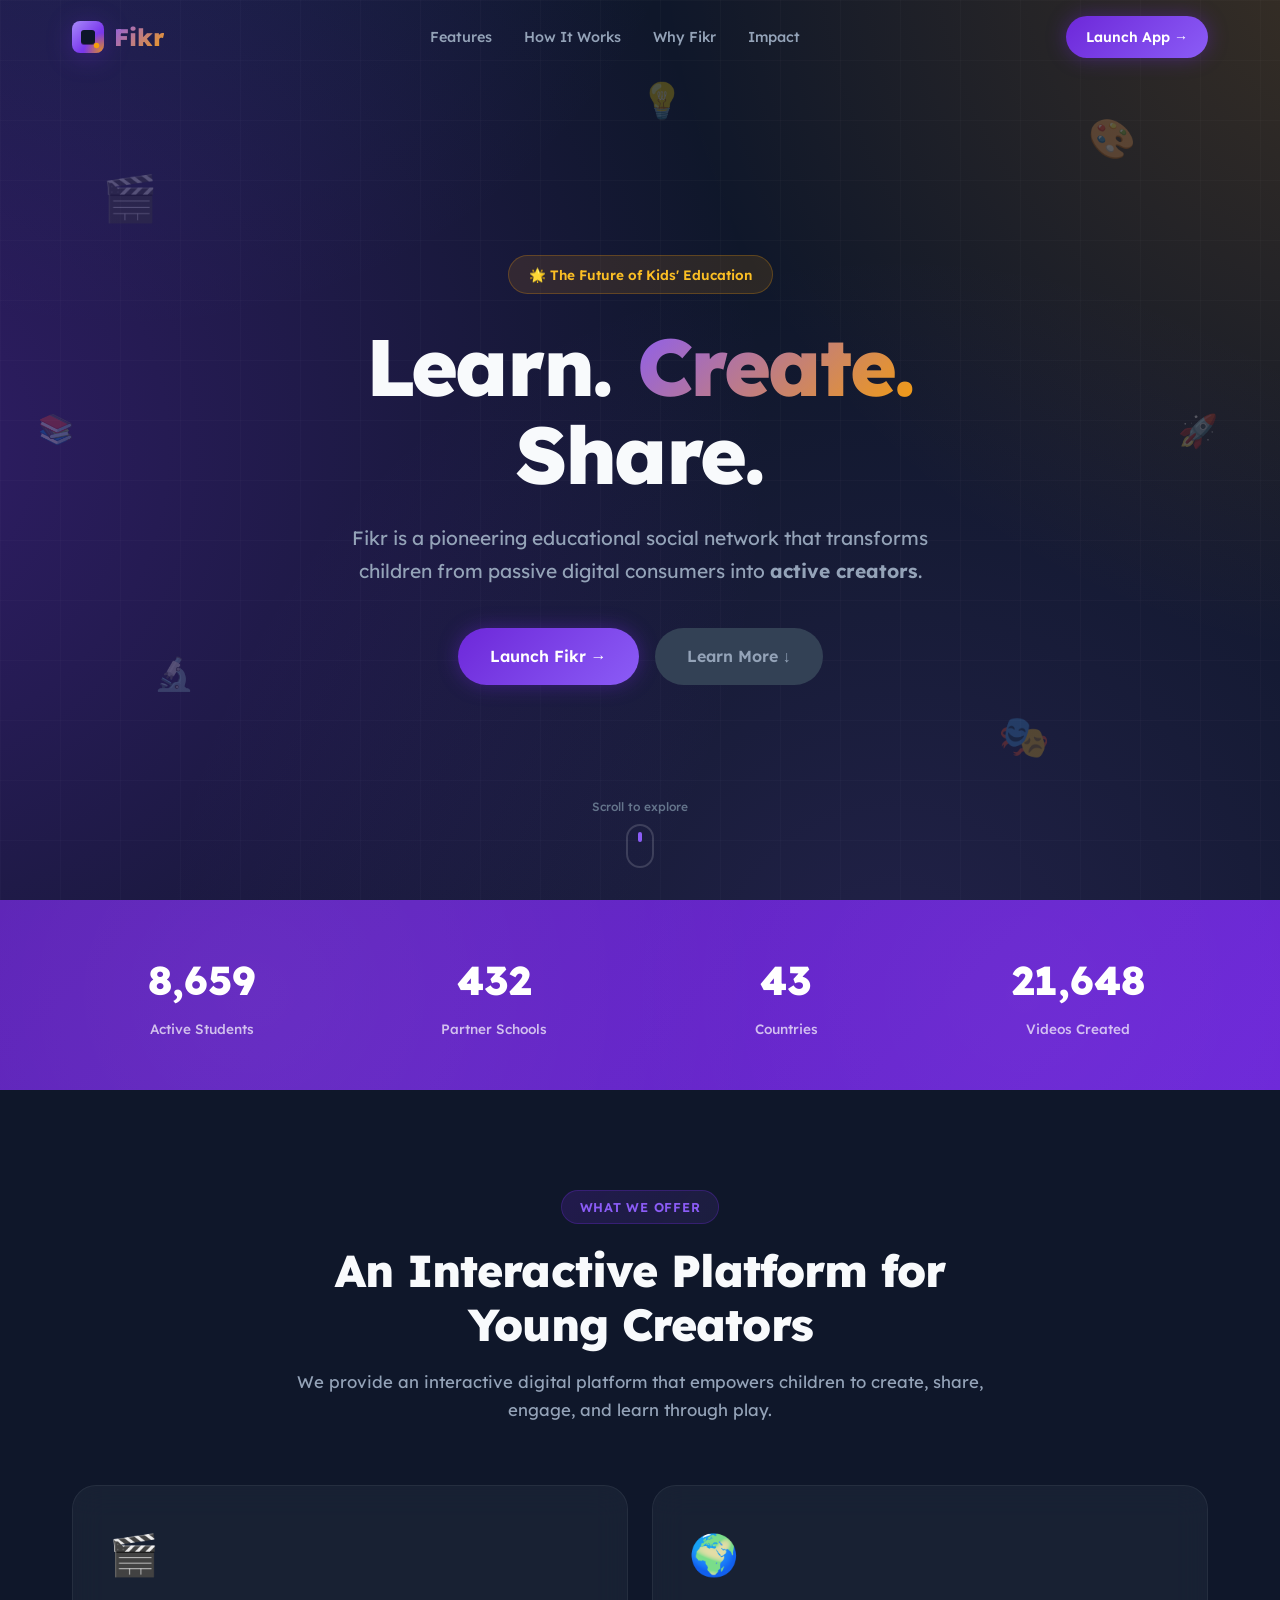
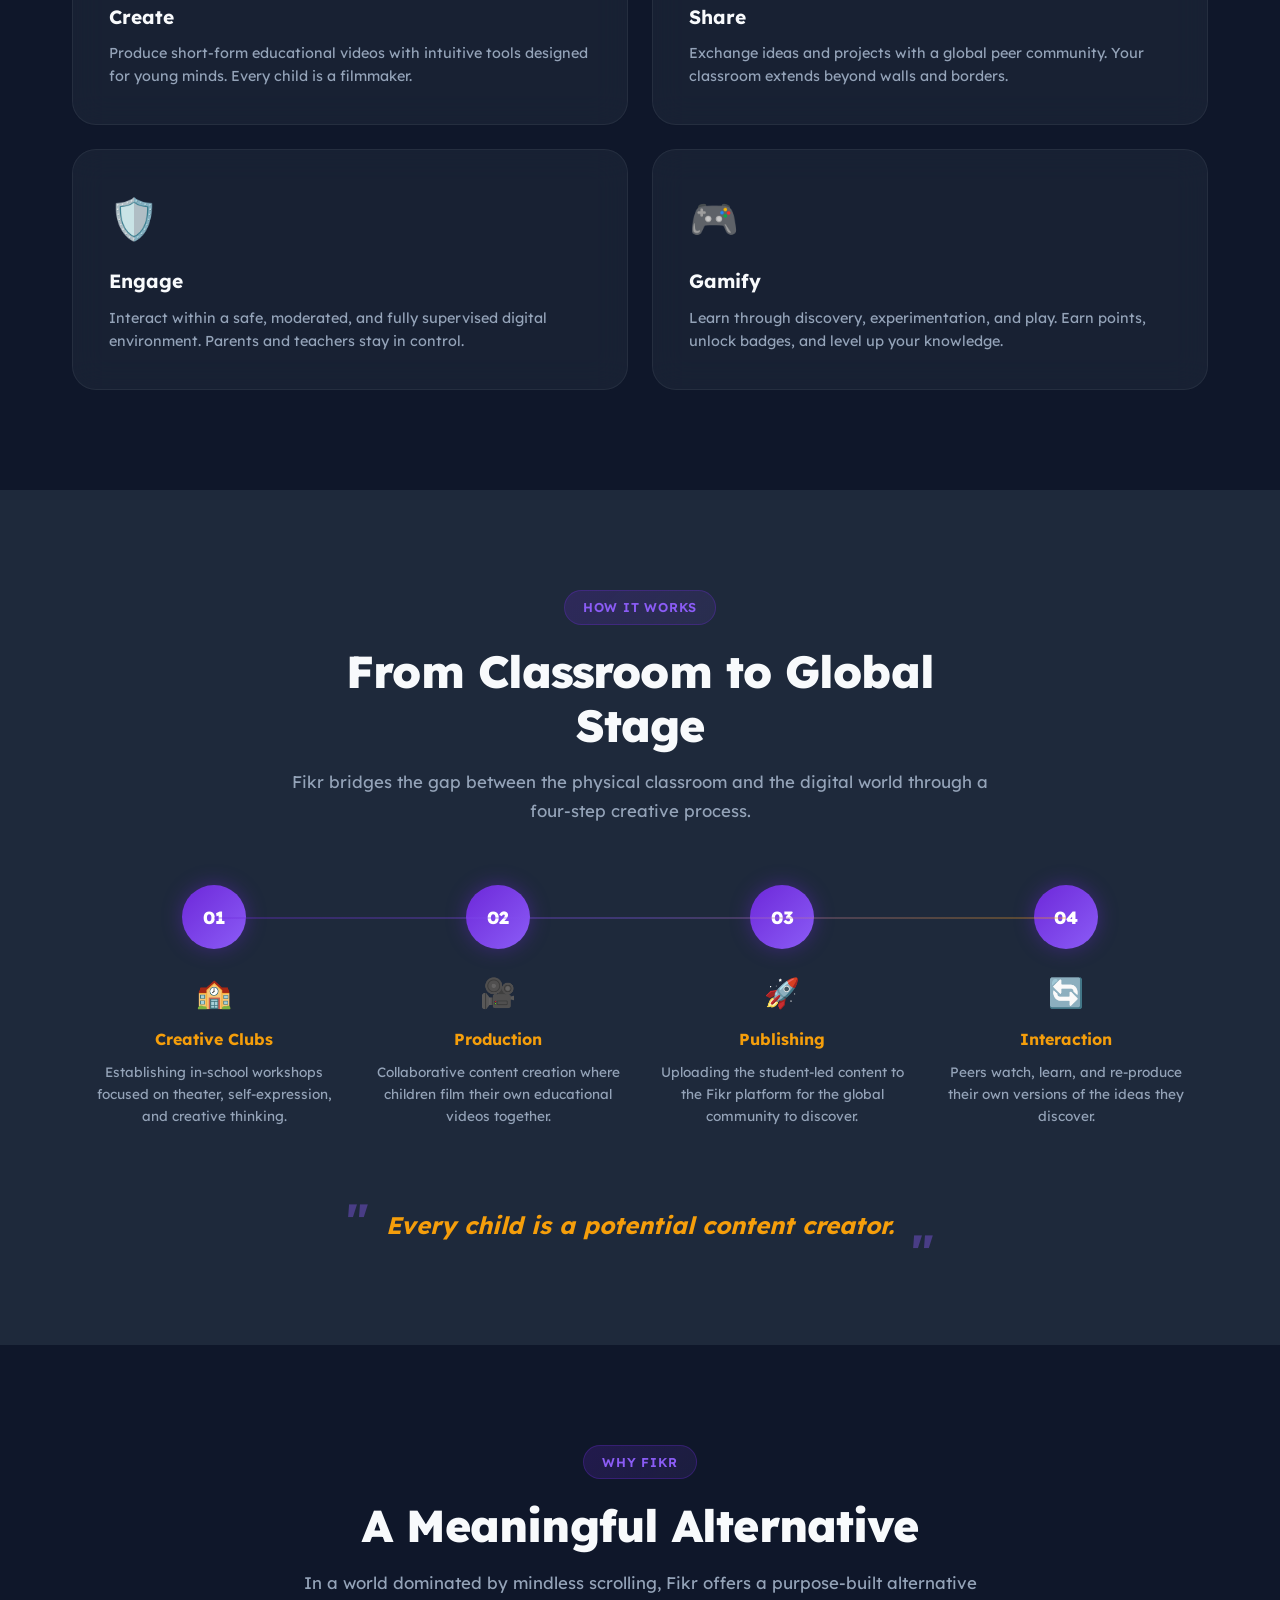
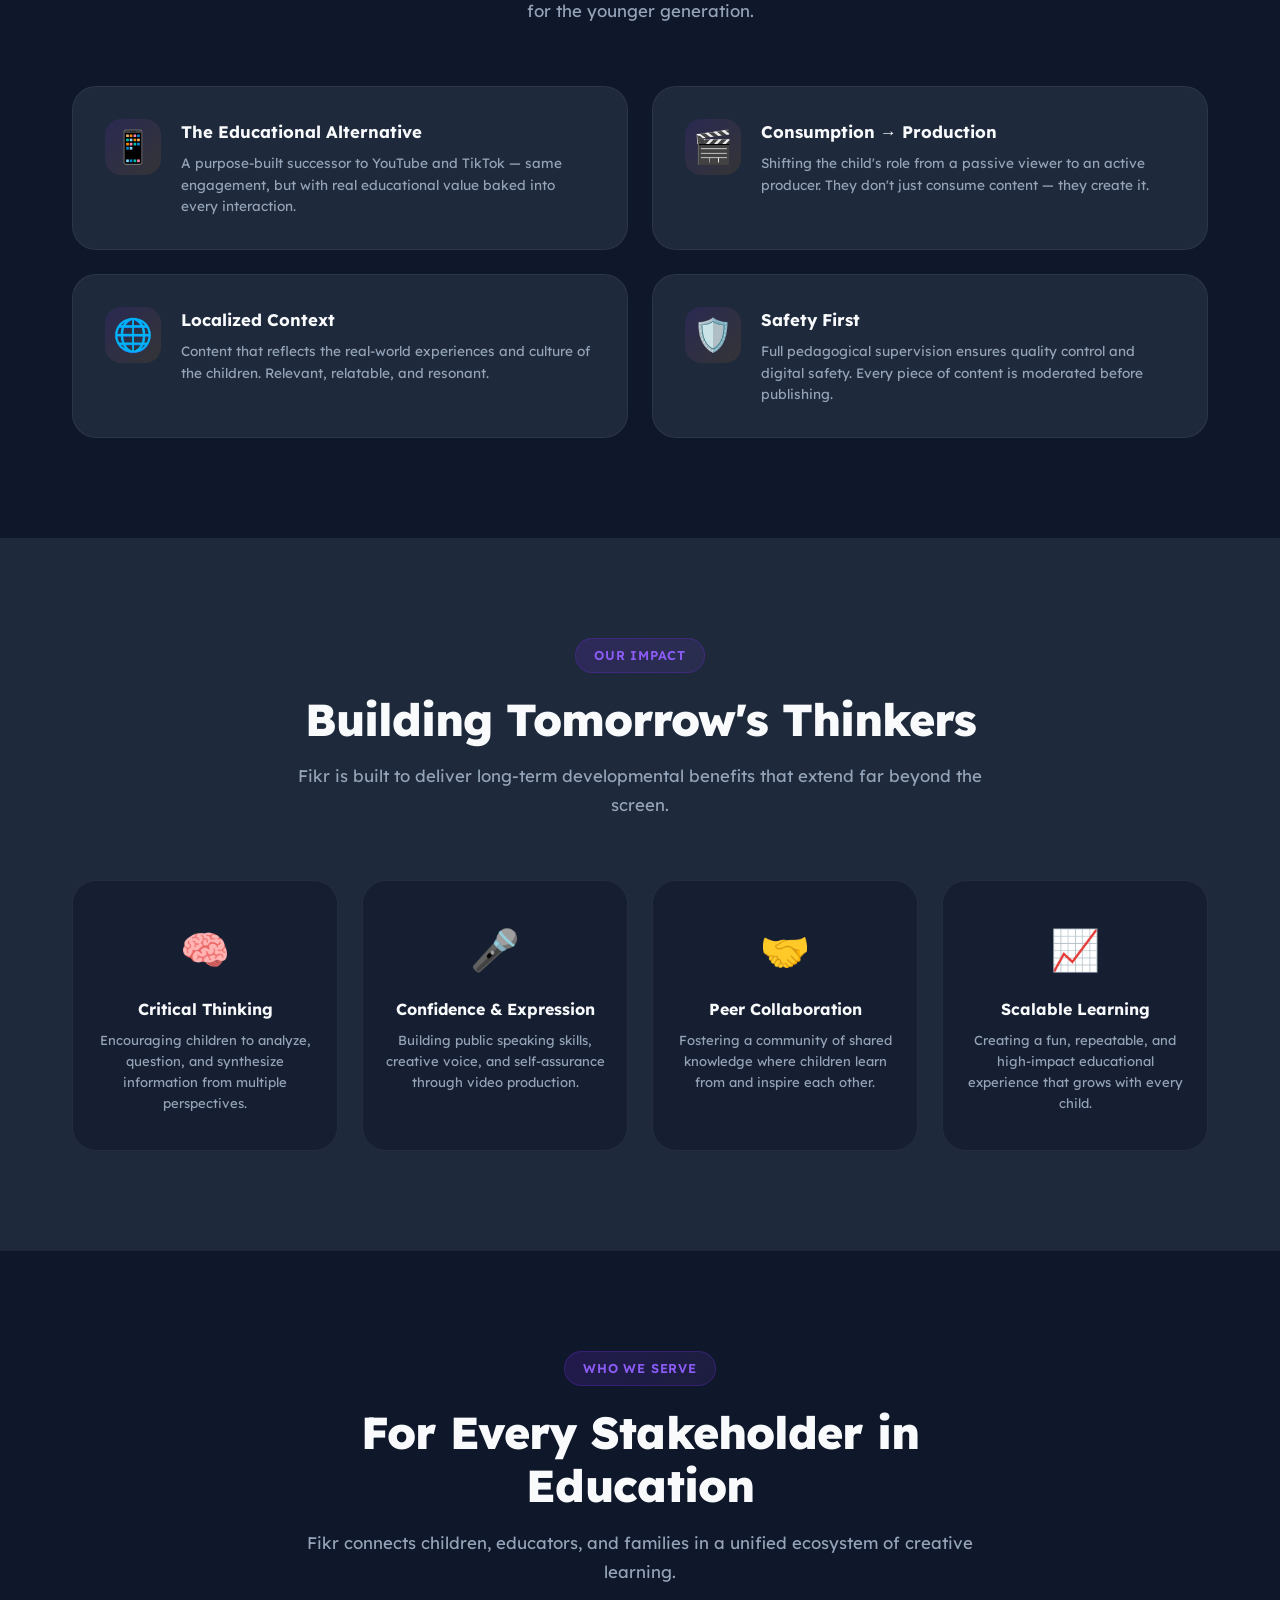
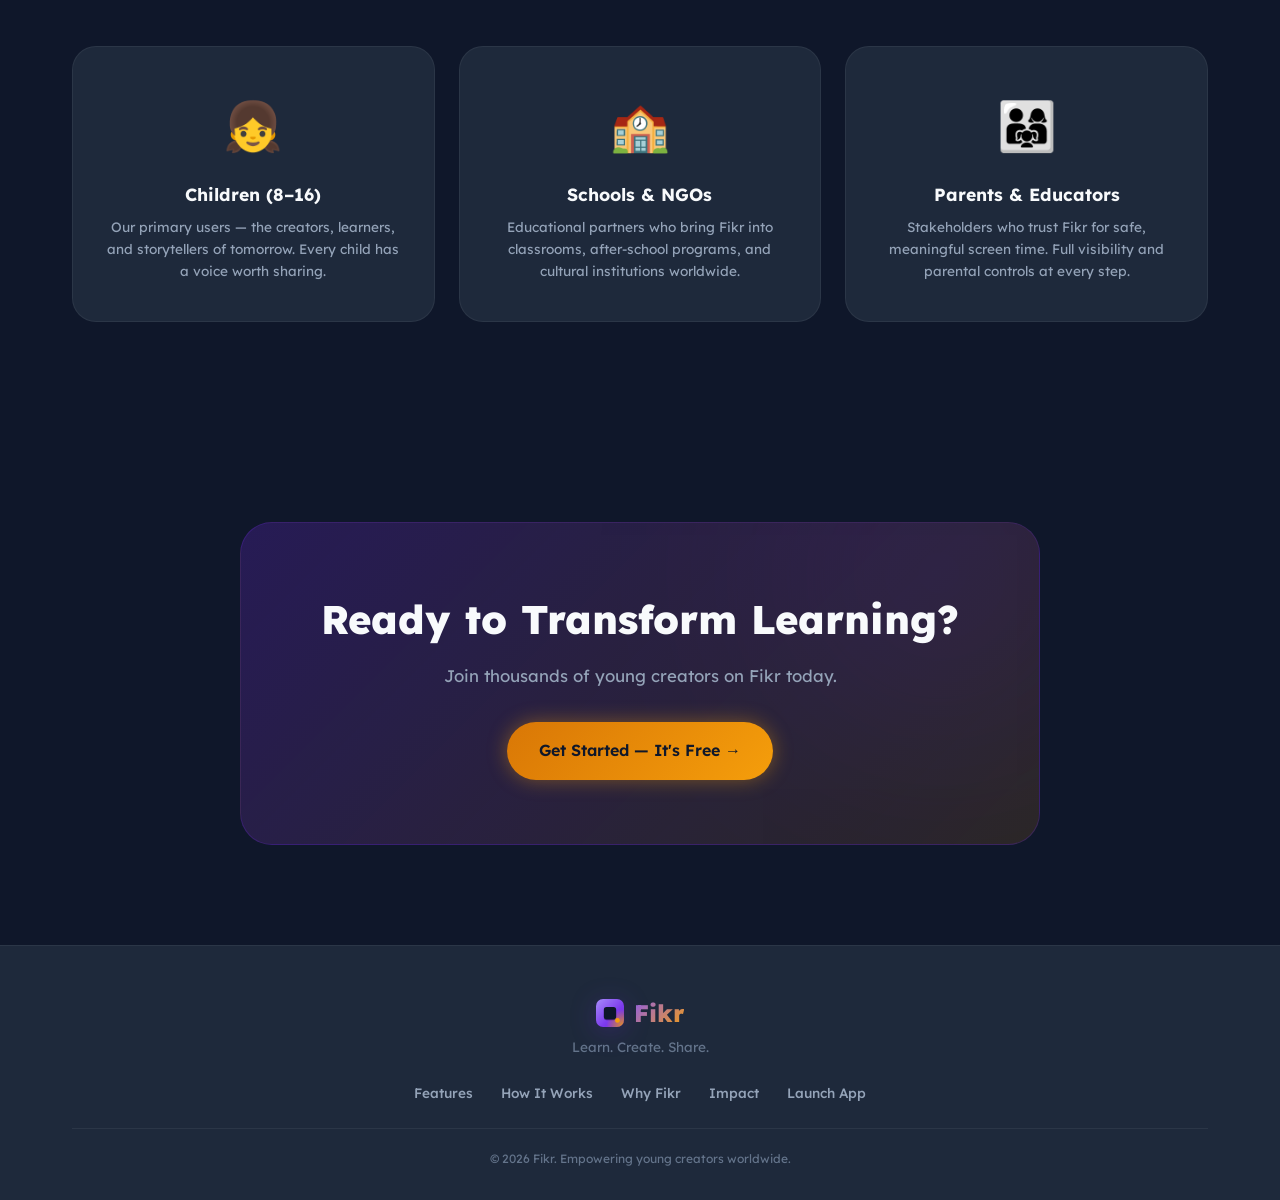
<file: index.html>
<!DOCTYPE html>
<html lang="en">
<head>
  <meta charset="UTF-8">
  <meta name="viewport" content="width=device-width, initial-scale=1.0">

  <!-- SEO -->
  <title>Fikr — Learn. Create. Share.</title>
  <meta name="description" content="Fikr is a pioneering educational social network for children aged 8-16, transforming passive digital consumers into active creators in a safe, moderated environment.">
  <meta name="theme-color" content="#6D28D9">

  <!-- Brand favicon (SVG with prefers-color-scheme support) -->
  <link rel="icon" type="image/svg+xml" href="logo.svg">

  <!-- Preconnect for Lexend font -->
  <link rel="preconnect" href="https://fonts.googleapis.com">
  <link rel="preconnect" href="https://fonts.gstatic.com" crossorigin>
  <link href="https://fonts.googleapis.com/css2?family=Lexend:wght@300;400;500;600;700;800&display=swap" rel="stylesheet">

  <!-- Stylesheets -->
  <link rel="stylesheet" href="css/main.css">
  <link rel="stylesheet" href="css/landing.css">
</head>

<body class="landing-page">

  <!-- ════════════════════════════════════════════════════════════
       NAVIGATION BAR
       ════════════════════════════════════════════════════════════ -->
  <nav class="landing-nav" id="landing-nav">
    <div class="landing-nav__inner">
      <a href="#" class="landing-nav__logo">
        <svg class="fikr-logo" viewBox="0 0 64 64"
             xmlns="http://www.w3.org/2000/svg" aria-hidden="true" focusable="false">
          <defs>
            <linearGradient id="fikr-violet-nav" x1="0%" y1="0%" x2="100%" y2="100%">
              <stop offset="0%"   stop-color="#A78BFA"/>
              <stop offset="60%"  stop-color="#7C3AED"/>
              <stop offset="100%" stop-color="#6D28D9"/>
            </linearGradient>
            <radialGradient id="fikr-ambre-nav" cx="100%" cy="100%" r="75%">
              <stop offset="0%"  stop-color="#F59E0B" stop-opacity="0.95"/>
              <stop offset="45%" stop-color="#F59E0B" stop-opacity="0.45"/>
              <stop offset="85%" stop-color="#F59E0B" stop-opacity="0"/>
            </radialGradient>
            <filter id="fikr-shadow-nav" x="-25%" y="-25%" width="150%" height="150%">
              <feDropShadow dx="0" dy="2" stdDeviation="1.5" flood-color="#000" flood-opacity="0.45"/>
            </filter>
          </defs>
          <rect width="64" height="64" rx="16" fill="url(#fikr-violet-nav)"/>
          <rect width="64" height="64" rx="16" fill="url(#fikr-ambre-nav)"/>
          <rect x="18" y="18" width="28" height="28" rx="6"
                class="fikr-logo__window" filter="url(#fikr-shadow-nav)"/>
          <circle cx="49" cy="49" r="5.5" fill="#F59E0B"/>
        </svg>
        <span>Fikr</span>
      </a>
      <div class="landing-nav__links">
        <a href="#features">Features</a>
        <a href="#process">How It Works</a>
        <a href="#advantages">Why Fikr</a>
        <a href="#impact">Impact</a>
      </div>
      <a href="app.html" class="btn btn--primary landing-nav__cta">Launch App →</a>
    </div>
  </nav>

  <!-- ════════════════════════════════════════════════════════════
       HERO SECTION
       ════════════════════════════════════════════════════════════ -->
  <section class="hero" id="hero">
    <!-- Animated mesh gradient background -->
    <div class="hero__mesh"></div>
    <!-- Subtle grid pattern for depth -->
    <div class="hero__grid"></div>

    <!-- Floating decorative emojis -->
    <span class="hero__floater" style="--x:8%;  --y:18%; --delay:0s;   --size:2.8rem;">🎬</span>
    <span class="hero__floater" style="--x:85%; --y:12%; --delay:1.2s; --size:2.4rem;">🎨</span>
    <span class="hero__floater" style="--x:12%; --y:72%; --delay:2.5s; --size:2rem;">🔬</span>
    <span class="hero__floater" style="--x:78%; --y:78%; --delay:3.8s; --size:2.6rem;">🎭</span>
    <span class="hero__floater" style="--x:50%; --y:8%;  --delay:0.8s; --size:2.2rem;">💡</span>
    <span class="hero__floater" style="--x:92%; --y:45%; --delay:4.5s; --size:2rem;">🚀</span>
    <span class="hero__floater" style="--x:3%;  --y:45%; --delay:5.2s; --size:1.8rem;">📚</span>

    <!-- Hero content -->
    <div class="hero__content">
      <div class="hero__badge">🌟 The Future of Kids' Education</div>

      <h1 class="hero__title">
        Learn. <span class="text-gradient">Create.</span> Share.
      </h1>

      <p class="hero__subtitle">
        Fikr is a pioneering educational social network that transforms children
        from passive digital consumers into <strong>active creators</strong>.
      </p>

      <div class="hero__actions">
        <a href="app.html" class="btn btn--primary btn--lg">Launch Fikr →</a>
        <a href="#features" class="btn btn--ghost btn--lg">Learn More ↓</a>
      </div>
    </div>

    <!-- Scroll indicator -->
    <div class="hero__scroll">
      <span>Scroll to explore</span>
      <div class="hero__scroll-arrow">
        <div class="hero__scroll-dot"></div>
      </div>
    </div>
  </section>

  <!-- ════════════════════════════════════════════════════════════
       STATS BAR
       ════════════════════════════════════════════════════════════ -->
  <section class="stats-bar">
    <div class="stats-bar__inner">
      <div class="stat" data-reveal>
        <span class="stat__value" data-count="10000">0</span>
        <span class="stat__label">Active Students</span>
      </div>
      <div class="stat" data-reveal data-reveal-delay="1">
        <span class="stat__value" data-count="500">0</span>
        <span class="stat__label">Partner Schools</span>
      </div>
      <div class="stat" data-reveal data-reveal-delay="2">
        <span class="stat__value" data-count="50">0</span>
        <span class="stat__label">Countries</span>
      </div>
      <div class="stat" data-reveal data-reveal-delay="3">
        <span class="stat__value" data-count="25000">0</span>
        <span class="stat__label">Videos Created</span>
      </div>
    </div>
  </section>

  <!-- ════════════════════════════════════════════════════════════
       FEATURES — What We Offer
       ════════════════════════════════════════════════════════════ -->
  <section class="section" id="features">
    <div class="section__inner">
      <div class="section__header" data-reveal>
        <span class="section__badge">What We Offer</span>
        <h2 class="section__title">An Interactive Platform for Young Creators</h2>
        <p class="section__subtitle">
          We provide an interactive digital platform that empowers children to create,
          share, engage, and learn through play.
        </p>
      </div>

      <div class="features-grid">
        <div class="feature-card" data-reveal data-reveal-delay="1">
          <span class="feature-card__icon">🎬</span>
          <h3 class="feature-card__title">Create</h3>
          <p class="feature-card__desc">
            Produce short-form educational videos with intuitive tools
            designed for young minds. Every child is a filmmaker.
          </p>
        </div>

        <div class="feature-card" data-reveal data-reveal-delay="2">
          <span class="feature-card__icon">🌍</span>
          <h3 class="feature-card__title">Share</h3>
          <p class="feature-card__desc">
            Exchange ideas and projects with a global peer community.
            Your classroom extends beyond walls and borders.
          </p>
        </div>

        <div class="feature-card" data-reveal data-reveal-delay="3">
          <span class="feature-card__icon">🛡️</span>
          <h3 class="feature-card__title">Engage</h3>
          <p class="feature-card__desc">
            Interact within a safe, moderated, and fully supervised digital
            environment. Parents and teachers stay in control.
          </p>
        </div>

        <div class="feature-card" data-reveal data-reveal-delay="4">
          <span class="feature-card__icon">🎮</span>
          <h3 class="feature-card__title">Gamify</h3>
          <p class="feature-card__desc">
            Learn through discovery, experimentation, and play.
            Earn points, unlock badges, and level up your knowledge.
          </p>
        </div>
      </div>
    </div>
  </section>

  <!-- ════════════════════════════════════════════════════════════
       PROCESS — How It Works
       ════════════════════════════════════════════════════════════ -->
  <section class="section section--dark" id="process">
    <div class="section__inner">
      <div class="section__header" data-reveal>
        <span class="section__badge">How It Works</span>
        <h2 class="section__title">From Classroom to Global Stage</h2>
        <p class="section__subtitle">
          Fikr bridges the gap between the physical classroom and the digital world
          through a four-step creative process.
        </p>
      </div>

      <div class="process">
        <div class="process__step" data-reveal data-reveal-delay="1">
          <div class="process__number">01</div>
          <span class="process__icon">🏫</span>
          <div class="process__phase">Creative Clubs</div>
          <p class="process__desc">
            Establishing in-school workshops focused on theater, self-expression,
            and creative thinking.
          </p>
        </div>

        <div class="process__step" data-reveal data-reveal-delay="2">
          <div class="process__number">02</div>
          <span class="process__icon">🎥</span>
          <div class="process__phase">Production</div>
          <p class="process__desc">
            Collaborative content creation where children film their own
            educational videos together.
          </p>
        </div>

        <div class="process__step" data-reveal data-reveal-delay="3">
          <div class="process__number">03</div>
          <span class="process__icon">🚀</span>
          <div class="process__phase">Publishing</div>
          <p class="process__desc">
            Uploading the student-led content to the Fikr platform
            for the global community to discover.
          </p>
        </div>

        <div class="process__step" data-reveal data-reveal-delay="4">
          <div class="process__number">04</div>
          <span class="process__icon">🔄</span>
          <div class="process__phase">Interaction</div>
          <p class="process__desc">
            Peers watch, learn, and re-produce their own versions
            of the ideas they discover.
          </p>
        </div>
      </div>

      <div class="process__mantra" data-reveal>
        <blockquote>Every child is a potential content creator.</blockquote>
      </div>
    </div>
  </section>

  <!-- ════════════════════════════════════════════════════════════
       ADVANTAGES — Why Fikr
       ════════════════════════════════════════════════════════════ -->
  <section class="section" id="advantages">
    <div class="section__inner">
      <div class="section__header" data-reveal>
        <span class="section__badge">Why Fikr</span>
        <h2 class="section__title">A Meaningful Alternative</h2>
        <p class="section__subtitle">
          In a world dominated by mindless scrolling, Fikr offers a purpose-built
          alternative for the younger generation.
        </p>
      </div>

      <div class="advantages-grid">
        <div class="advantage-card" data-reveal data-reveal-delay="1">
          <span class="advantage-card__icon">📱</span>
          <div>
            <h3>The Educational Alternative</h3>
            <p>
              A purpose-built successor to YouTube and TikTok — same engagement,
              but with real educational value baked into every interaction.
            </p>
          </div>
        </div>

        <div class="advantage-card" data-reveal data-reveal-delay="2">
          <span class="advantage-card__icon">🎬</span>
          <div>
            <h3>Consumption → Production</h3>
            <p>
              Shifting the child's role from a passive viewer to an active producer.
              They don't just consume content — they create it.
            </p>
          </div>
        </div>

        <div class="advantage-card" data-reveal data-reveal-delay="3">
          <span class="advantage-card__icon">🌐</span>
          <div>
            <h3>Localized Context</h3>
            <p>
              Content that reflects the real-world experiences and culture
              of the children. Relevant, relatable, and resonant.
            </p>
          </div>
        </div>

        <div class="advantage-card" data-reveal data-reveal-delay="4">
          <span class="advantage-card__icon">🛡️</span>
          <div>
            <h3>Safety First</h3>
            <p>
              Full pedagogical supervision ensures quality control and digital
              safety. Every piece of content is moderated before publishing.
            </p>
          </div>
        </div>
      </div>
    </div>
  </section>

  <!-- ════════════════════════════════════════════════════════════
       IMPACT — Value Proposition
       ════════════════════════════════════════════════════════════ -->
  <section class="section section--dark" id="impact">
    <div class="section__inner">
      <div class="section__header" data-reveal>
        <span class="section__badge">Our Impact</span>
        <h2 class="section__title">Building Tomorrow's Thinkers</h2>
        <p class="section__subtitle">
          Fikr is built to deliver long-term developmental benefits
          that extend far beyond the screen.
        </p>
      </div>

      <div class="impact-grid">
        <div class="impact-card" data-reveal data-reveal-delay="1">
          <span class="impact-card__icon">🧠</span>
          <h3>Critical Thinking</h3>
          <p>Encouraging children to analyze, question, and synthesize information from multiple perspectives.</p>
        </div>

        <div class="impact-card" data-reveal data-reveal-delay="2">
          <span class="impact-card__icon">🎤</span>
          <h3>Confidence & Expression</h3>
          <p>Building public speaking skills, creative voice, and self-assurance through video production.</p>
        </div>

        <div class="impact-card" data-reveal data-reveal-delay="3">
          <span class="impact-card__icon">🤝</span>
          <h3>Peer Collaboration</h3>
          <p>Fostering a community of shared knowledge where children learn from and inspire each other.</p>
        </div>

        <div class="impact-card" data-reveal data-reveal-delay="4">
          <span class="impact-card__icon">📈</span>
          <h3>Scalable Learning</h3>
          <p>Creating a fun, repeatable, and high-impact educational experience that grows with every child.</p>
        </div>
      </div>
    </div>
  </section>

  <!-- ════════════════════════════════════════════════════════════
       AUDIENCE — Who We Serve
       ════════════════════════════════════════════════════════════ -->
  <section class="section" id="audience">
    <div class="section__inner">
      <div class="section__header" data-reveal>
        <span class="section__badge">Who We Serve</span>
        <h2 class="section__title">For Every Stakeholder in Education</h2>
        <p class="section__subtitle">
          Fikr connects children, educators, and families in a unified
          ecosystem of creative learning.
        </p>
      </div>

      <div class="audience-grid">
        <div class="audience-card" data-reveal data-reveal-delay="1">
          <span class="audience-card__icon">👧</span>
          <h3>Children (8–16)</h3>
          <p>
            Our primary users — the creators, learners, and storytellers
            of tomorrow. Every child has a voice worth sharing.
          </p>
        </div>

        <div class="audience-card" data-reveal data-reveal-delay="2">
          <span class="audience-card__icon">🏫</span>
          <h3>Schools & NGOs</h3>
          <p>
            Educational partners who bring Fikr into classrooms, after-school
            programs, and cultural institutions worldwide.
          </p>
        </div>

        <div class="audience-card" data-reveal data-reveal-delay="3">
          <span class="audience-card__icon">👨‍👩‍👧</span>
          <h3>Parents & Educators</h3>
          <p>
            Stakeholders who trust Fikr for safe, meaningful screen time.
            Full visibility and parental controls at every step.
          </p>
        </div>
      </div>
    </div>
  </section>

  <!-- ════════════════════════════════════════════════════════════
       CTA BANNER
       ════════════════════════════════════════════════════════════ -->
  <section class="cta-section">
    <div class="section__inner">
      <div class="cta-section__inner" data-reveal>
        <h2>Ready to Transform Learning?</h2>
        <p>Join thousands of young creators on Fikr today.</p>
        <a href="app.html" class="btn btn--accent btn--lg">Get Started — It's Free →</a>
      </div>
    </div>
  </section>

  <!-- ════════════════════════════════════════════════════════════
       FOOTER
       ════════════════════════════════════════════════════════════ -->
  <footer class="landing-footer">
    <div class="landing-footer__inner">
      <div class="landing-footer__brand">
        <div class="landing-footer__logo">
          <svg class="fikr-logo" viewBox="0 0 64 64"
               xmlns="http://www.w3.org/2000/svg" aria-hidden="true" focusable="false">
            <defs>
              <linearGradient id="fikr-violet-foot" x1="0%" y1="0%" x2="100%" y2="100%">
                <stop offset="0%"   stop-color="#A78BFA"/>
                <stop offset="60%"  stop-color="#7C3AED"/>
                <stop offset="100%" stop-color="#6D28D9"/>
              </linearGradient>
              <radialGradient id="fikr-ambre-foot" cx="100%" cy="100%" r="75%">
                <stop offset="0%"  stop-color="#F59E0B" stop-opacity="0.95"/>
                <stop offset="45%" stop-color="#F59E0B" stop-opacity="0.45"/>
                <stop offset="85%" stop-color="#F59E0B" stop-opacity="0"/>
              </radialGradient>
              <filter id="fikr-shadow-foot" x="-25%" y="-25%" width="150%" height="150%">
                <feDropShadow dx="0" dy="2" stdDeviation="1.5" flood-color="#000" flood-opacity="0.45"/>
              </filter>
            </defs>
            <rect width="64" height="64" rx="16" fill="url(#fikr-violet-foot)"/>
            <rect width="64" height="64" rx="16" fill="url(#fikr-ambre-foot)"/>
            <rect x="18" y="18" width="28" height="28" rx="6"
                  class="fikr-logo__window" filter="url(#fikr-shadow-foot)"/>
            <circle cx="49" cy="49" r="5.5" fill="#F59E0B"/>
          </svg>
          <span>Fikr</span>
        </div>
        <p>Learn. Create. Share.</p>
      </div>
      <div class="landing-footer__links">
        <a href="#features">Features</a>
        <a href="#process">How It Works</a>
        <a href="#advantages">Why Fikr</a>
        <a href="#impact">Impact</a>
        <a href="app.html">Launch App</a>
      </div>
      <p class="landing-footer__copyright">
        © 2026 Fikr. Empowering young creators worldwide.
      </p>
    </div>
  </footer>

  <!-- JavaScript (standard script, not module — no imports needed) -->
  <script src="js/landing.js"></script>
</body>
</html>
</file>
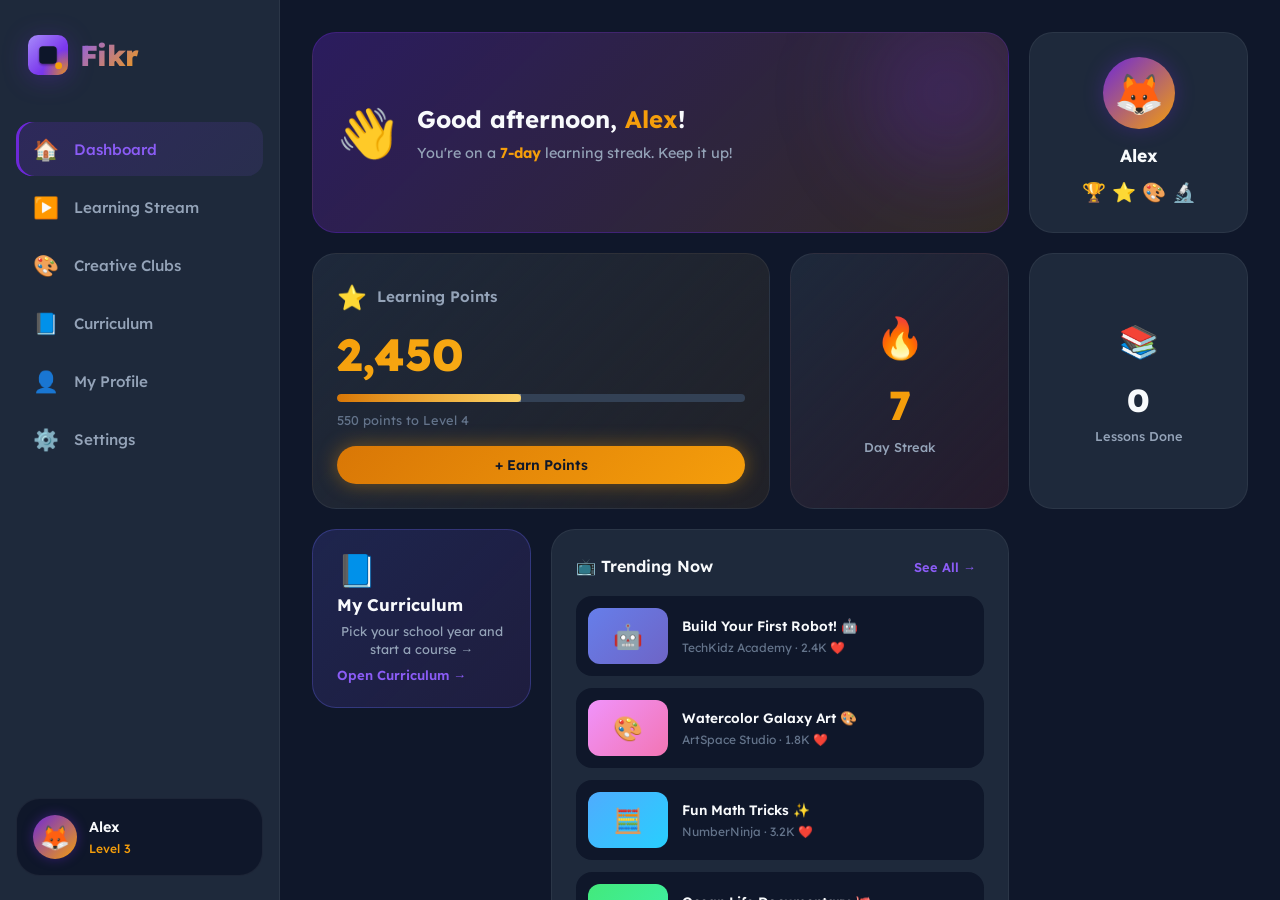
<file: app.html>
<!DOCTYPE html>
<html lang="en">
<head>
  <meta charset="UTF-8">
  <meta name="viewport" content="width=device-width, initial-scale=1.0">

  <!-- SEO -->
  <title>Fikr — Learn, Create, Grow</title>
  <meta name="description" content="Fikr is a safe educational social network for kids aged 8-16. Explore learning streams, join creative clubs, and grow your knowledge in a moderated environment.">
  <meta name="theme-color" content="#6D28D9">

  <!-- Brand favicon (SVG with prefers-color-scheme support) -->
  <link rel="icon" type="image/svg+xml" href="logo.svg">

  <!-- Preconnect for fast font loading -->
  <link rel="preconnect" href="https://fonts.googleapis.com">
  <link rel="preconnect" href="https://fonts.gstatic.com" crossorigin>
  <link href="https://fonts.googleapis.com/css2?family=Lexend:wght@300;400;500;600;700;800&display=swap" rel="stylesheet">

  <!-- Modular CSS -->
  <link rel="stylesheet" href="css/main.css">
  <link rel="stylesheet" href="css/components/sidebar.css">
  <link rel="stylesheet" href="css/components/card.css">
  <link rel="stylesheet" href="css/components/feed.css">
  <link rel="stylesheet" href="css/components/modal.css">
  <link rel="stylesheet" href="css/components/profile.css">
  <link rel="stylesheet" href="css/components/settings.css">
  <link rel="stylesheet" href="css/components/curriculum.css">
</head>

<body>
  <div class="app" id="app">

    <!-- Mobile hamburger button (visible < 600px) -->
    <button class="mobile-menu-btn" id="mobile-menu-btn" aria-label="Open menu">☰</button>
    <!-- Mobile overlay -->
    <div class="sidebar-overlay" id="sidebar-overlay"></div>

    <!-- ════════════════════════════════════════════════════════
         SIDEBAR NAVIGATION
         ════════════════════════════════════════════════════════ -->
    <aside class="sidebar" id="sidebar" role="navigation" aria-label="Main navigation">

      <!-- Logo -->
      <div class="sidebar__logo">
        <svg class="fikr-logo sidebar__logo-mark" viewBox="0 0 64 64"
             xmlns="http://www.w3.org/2000/svg" aria-hidden="true" focusable="false">
          <defs>
            <linearGradient id="fikr-violet-side" x1="0%" y1="0%" x2="100%" y2="100%">
              <stop offset="0%"   stop-color="#A78BFA"/>
              <stop offset="60%"  stop-color="#7C3AED"/>
              <stop offset="100%" stop-color="#6D28D9"/>
            </linearGradient>
            <radialGradient id="fikr-ambre-side" cx="100%" cy="100%" r="75%">
              <stop offset="0%"  stop-color="#F59E0B" stop-opacity="0.95"/>
              <stop offset="45%" stop-color="#F59E0B" stop-opacity="0.45"/>
              <stop offset="85%" stop-color="#F59E0B" stop-opacity="0"/>
            </radialGradient>
            <filter id="fikr-shadow-side" x="-25%" y="-25%" width="150%" height="150%">
              <feDropShadow dx="0" dy="2" stdDeviation="1.5" flood-color="#000" flood-opacity="0.45"/>
            </filter>
          </defs>
          <rect width="64" height="64" rx="16" fill="url(#fikr-violet-side)"/>
          <rect width="64" height="64" rx="16" fill="url(#fikr-ambre-side)"/>
          <rect x="18" y="18" width="28" height="28" rx="6"
                class="fikr-logo__window" filter="url(#fikr-shadow-side)"/>
          <circle cx="49" cy="49" r="5.5" fill="#F59E0B"/>
        </svg>
        <h1 class="sidebar__logo-text">Fikr</h1>
      </div>

      <!-- Nav Items -->
      <nav class="sidebar__nav">
        <button class="sidebar__nav-item sidebar__nav-item--active"
                data-view="dashboard" id="nav-dashboard" aria-label="Dashboard">
          <span class="sidebar__nav-icon">🏠</span>
          <span class="sidebar__nav-label">Dashboard</span>
        </button>

        <button class="sidebar__nav-item"
                data-view="stream" id="nav-stream" aria-label="Learning Stream">
          <span class="sidebar__nav-icon">▶️</span>
          <span class="sidebar__nav-label">Learning Stream</span>
        </button>

        <button class="sidebar__nav-item"
                data-view="clubs" id="nav-clubs" aria-label="Creative Clubs">
          <span class="sidebar__nav-icon">🎨</span>
          <span class="sidebar__nav-label">Creative Clubs</span>
        </button>

        <button class="sidebar__nav-item"
                data-action="curriculum" id="nav-curriculum" aria-label="Curriculum">
          <span class="sidebar__nav-icon">📘</span>
          <span class="sidebar__nav-label">Curriculum</span>
        </button>

        <button class="sidebar__nav-item"
                data-view="profile" id="nav-profile" aria-label="My Profile">
          <span class="sidebar__nav-icon">👤</span>
          <span class="sidebar__nav-label">My Profile</span>
        </button>

        <button class="sidebar__nav-item"
                data-action="settings" id="nav-settings" aria-label="Settings">
          <span class="sidebar__nav-icon">⚙️</span>
          <span class="sidebar__nav-label">Settings</span>
        </button>
      </nav>

      <!-- User Card -->
      <div class="sidebar__user">
        <div class="sidebar__avatar" id="sidebar-avatar">🦊</div>
        <div class="sidebar__user-info">
          <span class="sidebar__user-name" id="sidebar-username">Alex</span>
          <span class="sidebar__user-level" id="sidebar-level">Level 12</span>
        </div>
      </div>
    </aside>

    <!-- ════════════════════════════════════════════════════════
         MAIN CONTENT AREA
         ════════════════════════════════════════════════════════ -->
    <main class="app__content" id="main-content">

      <!-- ── DASHBOARD VIEW ─────────────────────────────────── -->
      <section class="view view--active" id="view-dashboard" aria-label="Dashboard">
        <div class="bento-grid">

          <!-- Welcome Card -->
          <div class="card card--welcome">
            <div class="card__welcome-content">
              <span class="card__welcome-wave">👋</span>
              <div>
                <h2 class="card__welcome-title">Welcome back, <span id="welcome-name">Alex</span>!</h2>
                <p class="card__welcome-subtitle">
                  You're on a <strong id="welcome-streak">7-day</strong> learning streak. Keep it up!
                </p>
              </div>
            </div>
            <div class="card__welcome-decoration"></div>
          </div>

          <!-- Profile Card -->
          <div class="card card--profile">
            <div class="card__profile-avatar" id="profile-avatar">🦊</div>
            <h3 class="card__profile-name" id="profile-name">Alex</h3>
            <div class="card__profile-badges" id="profile-badges">
              <!-- Rendered reactively by JS -->
            </div>
          </div>

          <!-- Learning Points Card -->
          <div class="card card--points">
            <div class="card__points-header">
              <span class="card__points-icon">⭐</span>
              <h3 class="card__points-title">Learning Points</h3>
            </div>
            <div class="card__points-value" id="points-display">2,450</div>
            <div class="card__points-bar">
              <div class="card__points-progress" id="points-progress" style="width: 45%"></div>
            </div>
            <p class="card__points-next">550 points to Level 13</p>
            <button class="btn btn--accent card__points-earn" id="earn-points-btn">
              + Earn Points
            </button>
          </div>

          <!-- Streak Card -->
          <div class="card card--streak">
            <span class="card__streak-icon">🔥</span>
            <div class="card__streak-value" id="streak-display">7</div>
            <p class="card__streak-label">Day Streak</p>
          </div>

          <!-- Stat Card -->
          <div class="card card--stat">
            <span class="card__stat-icon">📚</span>
            <div class="card__stat-value" id="stat-lessons-done">0</div>
            <p class="card__stat-label">Lessons Done</p>
          </div>

          <!-- Curriculum Entry Tile -->
          <button class="card card--curriculum" id="curriculum-tile">
            <span class="card__curriculum-icon">📘</span>
            <h3 class="card__curriculum-title">My Curriculum</h3>
            <p class="card__curriculum-desc" id="curriculum-tile-desc">
              Pick your school year and start a course →
            </p>
            <span class="card__curriculum-cta">Open Curriculum →</span>
          </button>

          <!-- Stream Preview Card -->
          <div class="card card--stream-preview">
            <div class="card__header">
              <h3>📺 Trending Now</h3>
              <button class="btn btn--text" data-view="stream">See All →</button>
            </div>
            <div class="card__stream-preview-content" id="stream-preview">
              <!-- Rendered by video-engine.js -->
            </div>
          </div>

          <!-- Clubs Preview Card -->
          <div class="card card--clubs-preview">
            <div class="card__header">
              <h3>🎨 Your Clubs</h3>
              <button class="btn btn--text" data-view="clubs">Explore →</button>
            </div>
            <div class="card__clubs-list" id="clubs-preview">
              <!-- Rendered by app.js -->
            </div>
          </div>

          <!-- Achievements Card -->
          <div class="card card--achievements">
            <div class="card__header">
              <h3>🏆 Recent Achievements</h3>
            </div>
            <div class="card__achievements-grid">
              <div class="achievement achievement--earned">🎯</div>
              <div class="achievement achievement--earned">🌟</div>
              <div class="achievement achievement--earned">🎨</div>
              <div class="achievement achievement--earned">🔬</div>
              <div class="achievement">🎵</div>
              <div class="achievement">📐</div>
              <div class="achievement">🌍</div>
              <div class="achievement">🚀</div>
            </div>
          </div>

        </div>
      </section>

      <!-- ── LEARNING STREAM VIEW ───────────────────────────── -->
      <section class="view" id="view-stream" aria-label="Learning Stream">
        <div class="stream" id="learning-stream">
          <!-- Dynamically rendered by video-engine.js -->
        </div>
      </section>

      <!-- ── CREATIVE CLUBS VIEW ────────────────────────────── -->
      <section class="view" id="view-clubs" aria-label="Creative Clubs">
        <div class="clubs">
          <div class="clubs__header">
            <h2 class="clubs__title">Creative Clubs</h2>
            <p class="clubs__subtitle">Find your tribe and create together! 🎉</p>
          </div>

          <!-- Search bar -->
          <div class="clubs__search">
            <span class="clubs__search-icon" aria-hidden="true">🔎</span>
            <input class="clubs__search-input" type="search"
                   id="clubs-search-input"
                   placeholder="Search clubs by name…"
                   aria-label="Search clubs"
                   autocomplete="off">
            <button class="clubs__search-clear" id="clubs-search-clear"
                    aria-label="Clear search" hidden>✕</button>
          </div>

          <div class="clubs__filters" id="club-filters">
            <!-- Rendered by app.js -->
          </div>
          <div class="clubs__grid" id="clubs-grid">
            <!-- Rendered by app.js -->
          </div>
          <p class="clubs__empty" id="clubs-empty" hidden>
            No clubs match your search. Try a different keyword 🔍
          </p>
        </div>
      </section>

      <!-- ── CURRICULUM: YEARS VIEW ──────────────────────────── -->
      <section class="view" id="view-years" aria-label="Curriculum Years"></section>

      <!-- ── CURRICULUM: COURSES VIEW ────────────────────────── -->
      <section class="view" id="view-courses" aria-label="Courses for selected year"></section>

      <!-- ── CURRICULUM: COURSE DETAIL VIEW ──────────────────── -->
      <section class="view" id="view-course-detail" aria-label="Course detail"></section>

      <!-- ── PROFILE VIEW ──────────────────────────────────── -->
      <section class="view" id="view-profile" aria-label="My Profile">
        <div class="profile">

          <!-- Banner -->
          <div class="profile__banner"></div>

          <!-- Avatar & Info -->
          <div class="profile__header">
            <div class="profile__avatar-wrapper">
              <div class="profile__avatar" id="profile-page-avatar">🦊</div>
              <span class="profile__avatar-level" id="profile-page-level">12</span>
            </div>
            <div class="profile__info">
              <h2 class="profile__name" id="profile-page-name">Alex</h2>
              <p class="profile__meta">
                <span class="profile__level-text" id="profile-page-level-text">Level 12 · Explorer</span>
                <span class="profile__joined">Member since January 2026</span>
              </p>
            </div>
          </div>

          <!-- Stats Row -->
          <div class="profile__stats">
            <div class="profile__stat">
              <span class="profile__stat-value" id="profile-page-points">2,450</span>
              <span class="profile__stat-label">Points</span>
            </div>
            <div class="profile__stat">
              <span class="profile__stat-value" id="profile-page-streak">7</span>
              <span class="profile__stat-label">Day Streak</span>
            </div>
            <div class="profile__stat">
              <span class="profile__stat-value">12</span>
              <span class="profile__stat-label">Videos</span>
            </div>
            <div class="profile__stat">
              <span class="profile__stat-value">4</span>
              <span class="profile__stat-label">Clubs</span>
            </div>
          </div>

          <!-- Badges -->
          <div class="profile__section">
            <h3 class="profile__section-title">🏆 My Badges</h3>
            <div class="profile__badges-grid" id="profile-badges-grid"></div>
          </div>

          <!-- Creations -->
          <div class="profile__section">
            <h3 class="profile__section-title">🎬 My Creations</h3>
            <div class="profile__creations-grid" id="profile-creations-grid"></div>
          </div>

          <!-- Joined Clubs -->
          <div class="profile__section">
            <h3 class="profile__section-title">🎨 Joined Clubs</h3>
            <div class="profile__clubs-list" id="profile-clubs-list"></div>
          </div>

        </div>
      </section>

      <!-- ── SETTINGS VIEW ─────────────────────────────────── -->
      <section class="view" id="view-settings" aria-label="Settings">
        <div class="settings">

          <div class="settings__header">
            <h2 class="settings__title">⚙️ Settings</h2>
            <p class="settings__subtitle">Manage your account and preferences</p>
          </div>

          <!-- Account -->
          <div class="settings__group">
            <h3 class="settings__group-title">👤 Account</h3>
            <div class="settings__card">
              <div class="settings__avatar-section">
                <div class="settings__avatar-current">
                  <div class="settings__avatar-display" id="settings-avatar-display">🦊</div>
                  <div>
                    <span class="settings__item-label">Choose Your Avatar</span>
                    <span class="settings__item-desc" style="display:block;">Pick the character that represents you</span>
                  </div>
                </div>
                <div class="settings__avatar-picker" id="avatar-picker"></div>
              </div>
              <div class="settings__item">
                <div class="settings__item-info">
                  <span class="settings__item-label">Display Name</span>
                  <span class="settings__item-desc">How others see you on Fikr</span>
                </div>
                <input class="settings__input" type="text" id="settings-name-input"
                       value="Alex" maxlength="20" placeholder="Your name...">
              </div>
            </div>
          </div>

          <!-- Appearance -->
          <div class="settings__group">
            <h3 class="settings__group-title">🎨 Appearance</h3>
            <div class="settings__card">
              <div class="settings__item">
                <div class="settings__item-info">
                  <span class="settings__item-label">Dark Mode</span>
                  <span class="settings__item-desc">Easy on the eyes</span>
                </div>
                <label class="toggle">
                  <input class="toggle__input" type="checkbox" checked data-setting="darkMode">
                  <span class="toggle__slider"></span>
                </label>
              </div>
              <div class="settings__item">
                <div class="settings__item-info">
                  <span class="settings__item-label">Animations</span>
                  <span class="settings__item-desc">Motion and transitions</span>
                </div>
                <label class="toggle">
                  <input class="toggle__input" type="checkbox" checked data-setting="animations">
                  <span class="toggle__slider"></span>
                </label>
              </div>
            </div>
          </div>

          <!-- Notifications -->
          <div class="settings__group">
            <h3 class="settings__group-title">🔔 Notifications</h3>
            <div class="settings__card">
              <div class="settings__item">
                <div class="settings__item-info">
                  <span class="settings__item-label">New Videos</span>
                  <span class="settings__item-desc">When creators you follow post</span>
                </div>
                <label class="toggle">
                  <input class="toggle__input" type="checkbox" checked data-setting="notifyVideos">
                  <span class="toggle__slider"></span>
                </label>
              </div>
              <div class="settings__item">
                <div class="settings__item-info">
                  <span class="settings__item-label">Club Updates</span>
                  <span class="settings__item-desc">Activity in your clubs</span>
                </div>
                <label class="toggle">
                  <input class="toggle__input" type="checkbox" checked data-setting="notifyClubs">
                  <span class="toggle__slider"></span>
                </label>
              </div>
              <div class="settings__item">
                <div class="settings__item-info">
                  <span class="settings__item-label">Achievements</span>
                  <span class="settings__item-desc">When you earn badges or level up</span>
                </div>
                <label class="toggle">
                  <input class="toggle__input" type="checkbox" checked data-setting="notifyAchievements">
                  <span class="toggle__slider"></span>
                </label>
              </div>
            </div>
          </div>

          <!-- Safety & Privacy -->
          <div class="settings__group">
            <h3 class="settings__group-title">🛡️ Safety & Privacy</h3>
            <div class="settings__card">
              <div class="settings__item">
                <div class="settings__item-info">
                  <span class="settings__item-label">Content Filter</span>
                  <span class="settings__item-desc">Age-appropriate filtering level</span>
                </div>
                <select class="settings__select" id="content-filter">
                  <option value="strict">Strict (8-10)</option>
                  <option value="moderate" selected>Moderate (11-13)</option>
                  <option value="standard">Standard (14-16)</option>
                </select>
              </div>
              <div class="settings__item">
                <div class="settings__item-info">
                  <span class="settings__item-label">Parental Gate</span>
                  <span class="settings__item-desc">Math challenge for settings access</span>
                </div>
                <span class="settings__badge settings__badge--active">Active ✅</span>
              </div>
              <div class="settings__item">
                <div class="settings__item-info">
                  <span class="settings__item-label">Data Protection</span>
                  <span class="settings__item-desc">COPPA compliant · end-to-end encrypted</span>
                </div>
                <span class="settings__badge settings__badge--active">Protected 🔒</span>
              </div>
            </div>
          </div>

          <!-- About -->
          <div class="settings__group">
            <h3 class="settings__group-title">ℹ️ About Fikr</h3>
            <div class="settings__card">
              <div class="settings__item">
                <div class="settings__item-info">
                  <span class="settings__item-label">Version</span>
                </div>
                <span class="settings__value">1.0.0</span>
              </div>
              <div class="settings__item">
                <div class="settings__item-info">
                  <span class="settings__item-label">Homepage</span>
                </div>
                <a href="index.html" class="btn btn--text">Visit →</a>
              </div>
            </div>
          </div>

          <!-- Reset & Sign Out -->
          <div class="settings__footer">
            <button class="btn btn--ghost settings__reset" id="settings-reset">
              Reset to Defaults ↺
            </button>
            <button class="btn btn--ghost settings__signout" id="settings-signout">
              Sign Out
            </button>
          </div>

        </div>
      </section>

    </main>

    <!-- ════════════════════════════════════════════════════════
         PARENTAL GATE MODAL
         ════════════════════════════════════════════════════════ -->
    <div class="modal-overlay" id="parental-gate" hidden
         aria-modal="true" role="dialog" aria-label="Parental verification">
      <div class="modal">
        <div class="modal__header">
          <span class="modal__icon">🔒</span>
          <h2 class="modal__title">Parent Check</h2>
          <p class="modal__subtitle">Solve this math problem to continue</p>
        </div>
        <div class="modal__problem" id="gate-problem">— × — = ?</div>
        <input class="modal__input"
               type="number"
               id="gate-answer"
               placeholder="Your answer..."
               autocomplete="off"
               aria-label="Enter your answer">
        <div class="modal__actions">
          <button class="btn btn--ghost" id="gate-cancel">Cancel</button>
          <button class="btn btn--primary" id="gate-submit">Verify</button>
        </div>
        <p class="modal__feedback" id="gate-feedback"></p>
      </div>
    </div>

    <!-- ════════════════════════════════════════════════════════
         CURRICULUM CONTENT MODAL — populated by curriculum.js
         ════════════════════════════════════════════════════════ -->
    <div class="modal-overlay" id="curriculum-modal" hidden
         aria-modal="true" role="dialog" aria-label="Lesson content"></div>

    <!-- ════════════════════════════════════════════════════════
         TOAST NOTIFICATION CONTAINER
         ════════════════════════════════════════════════════════ -->
    <div class="toast-container" id="toast-container" aria-live="polite"></div>

  </div>

  <!-- JavaScript Entry Point (ES Module) -->
  <script type="module" src="js/app.js"></script>
</body>
</html>
</file>
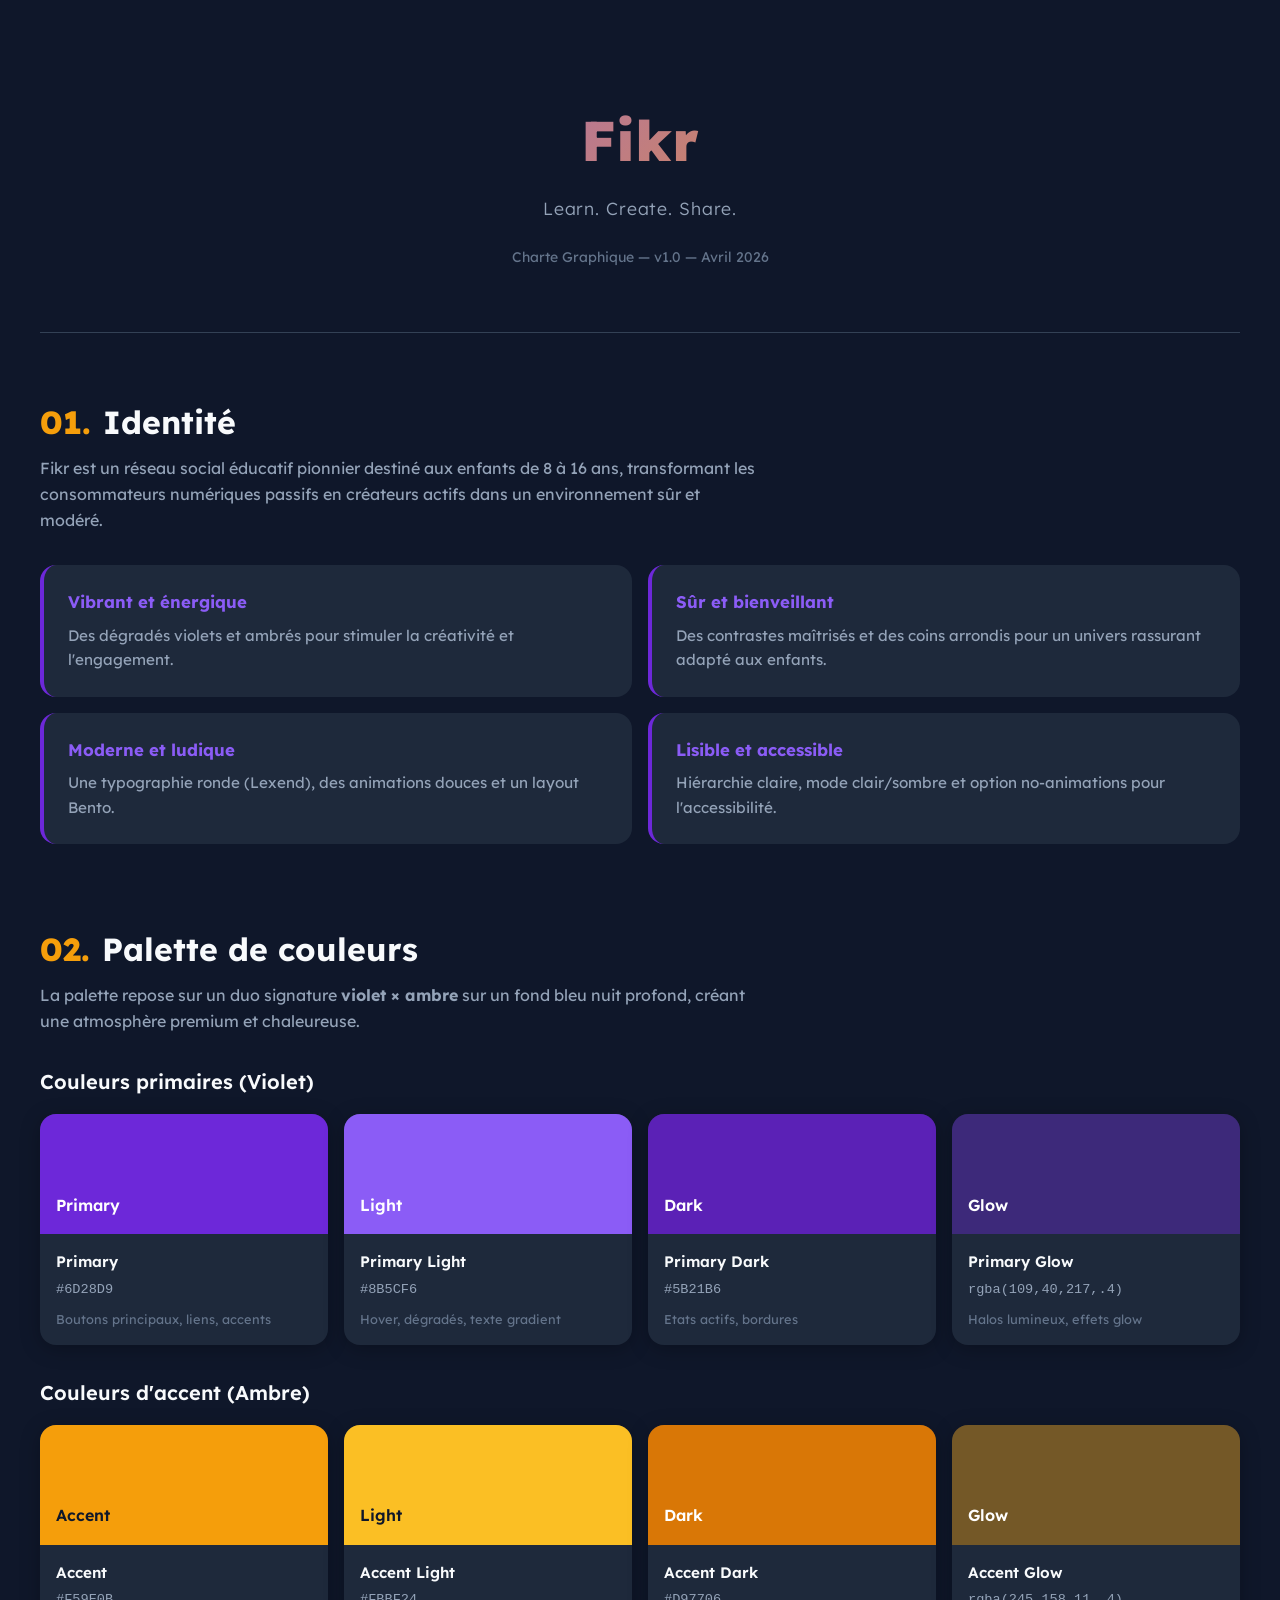
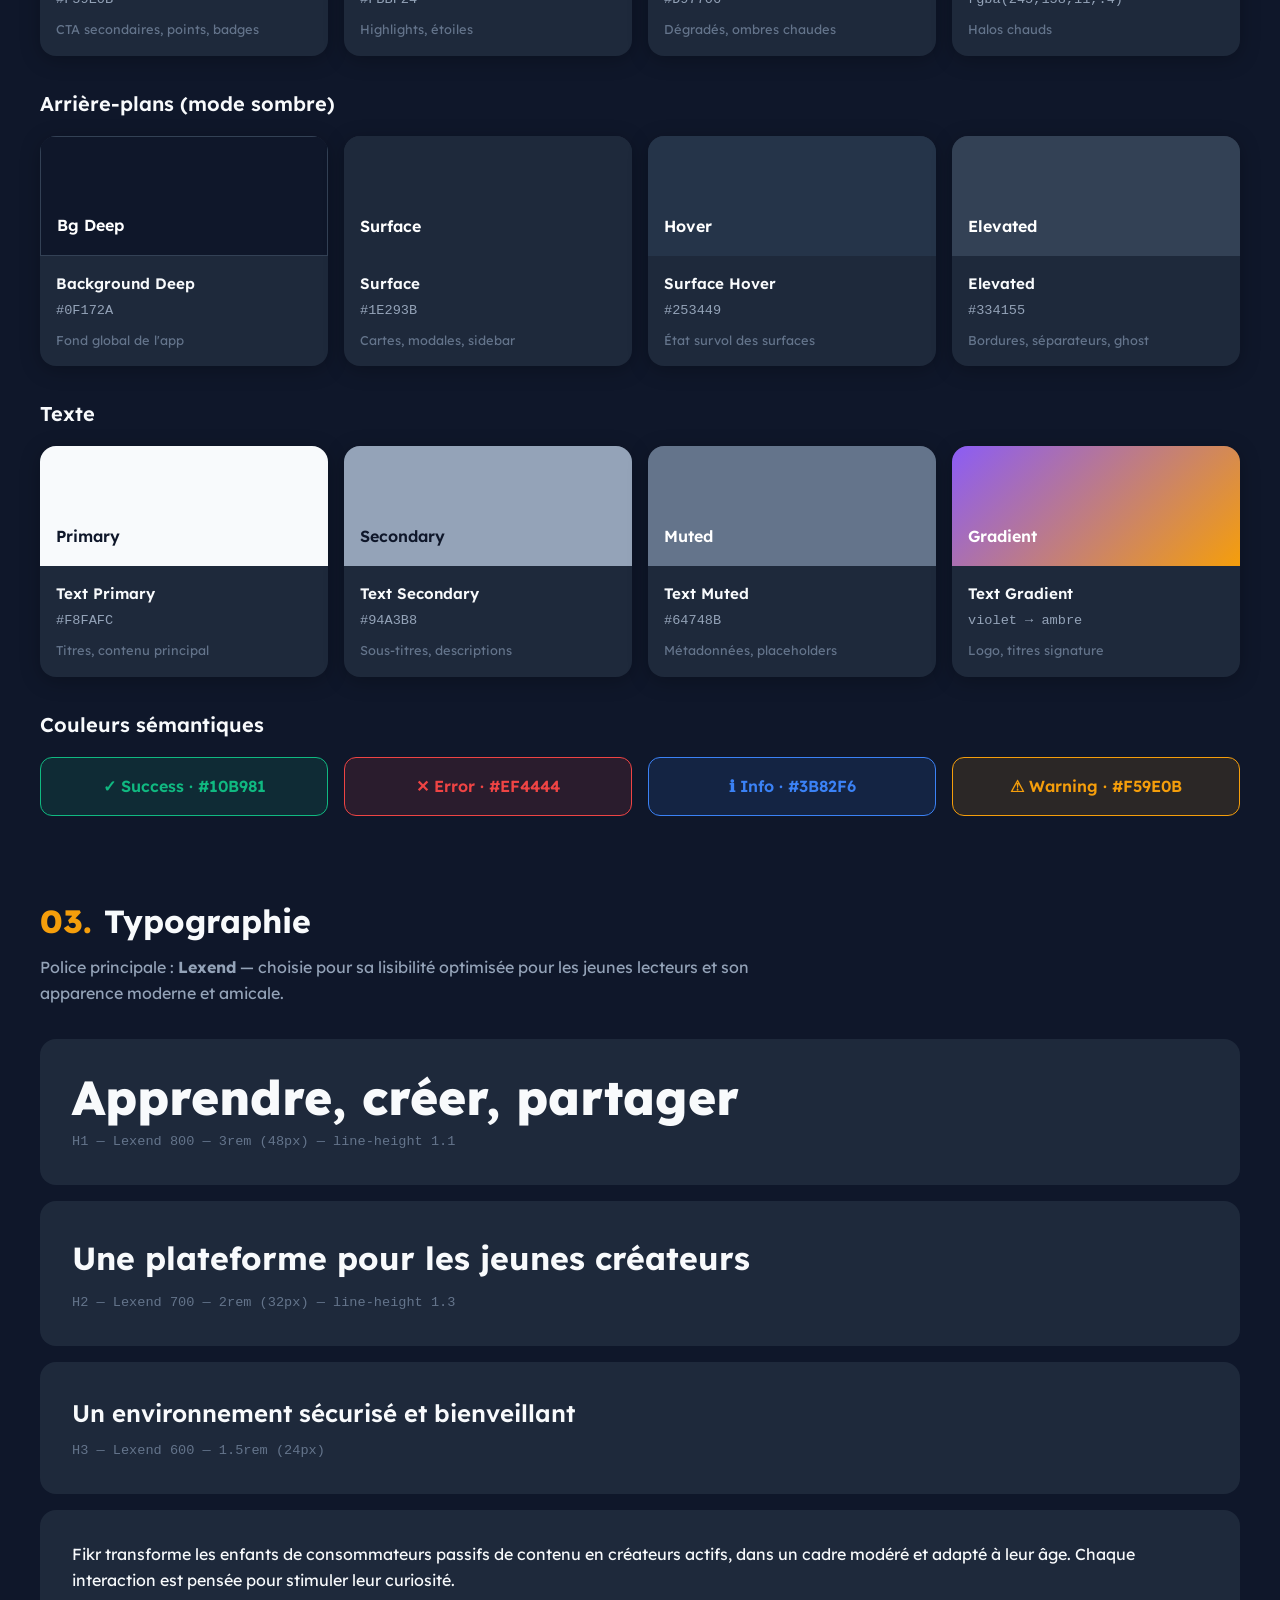
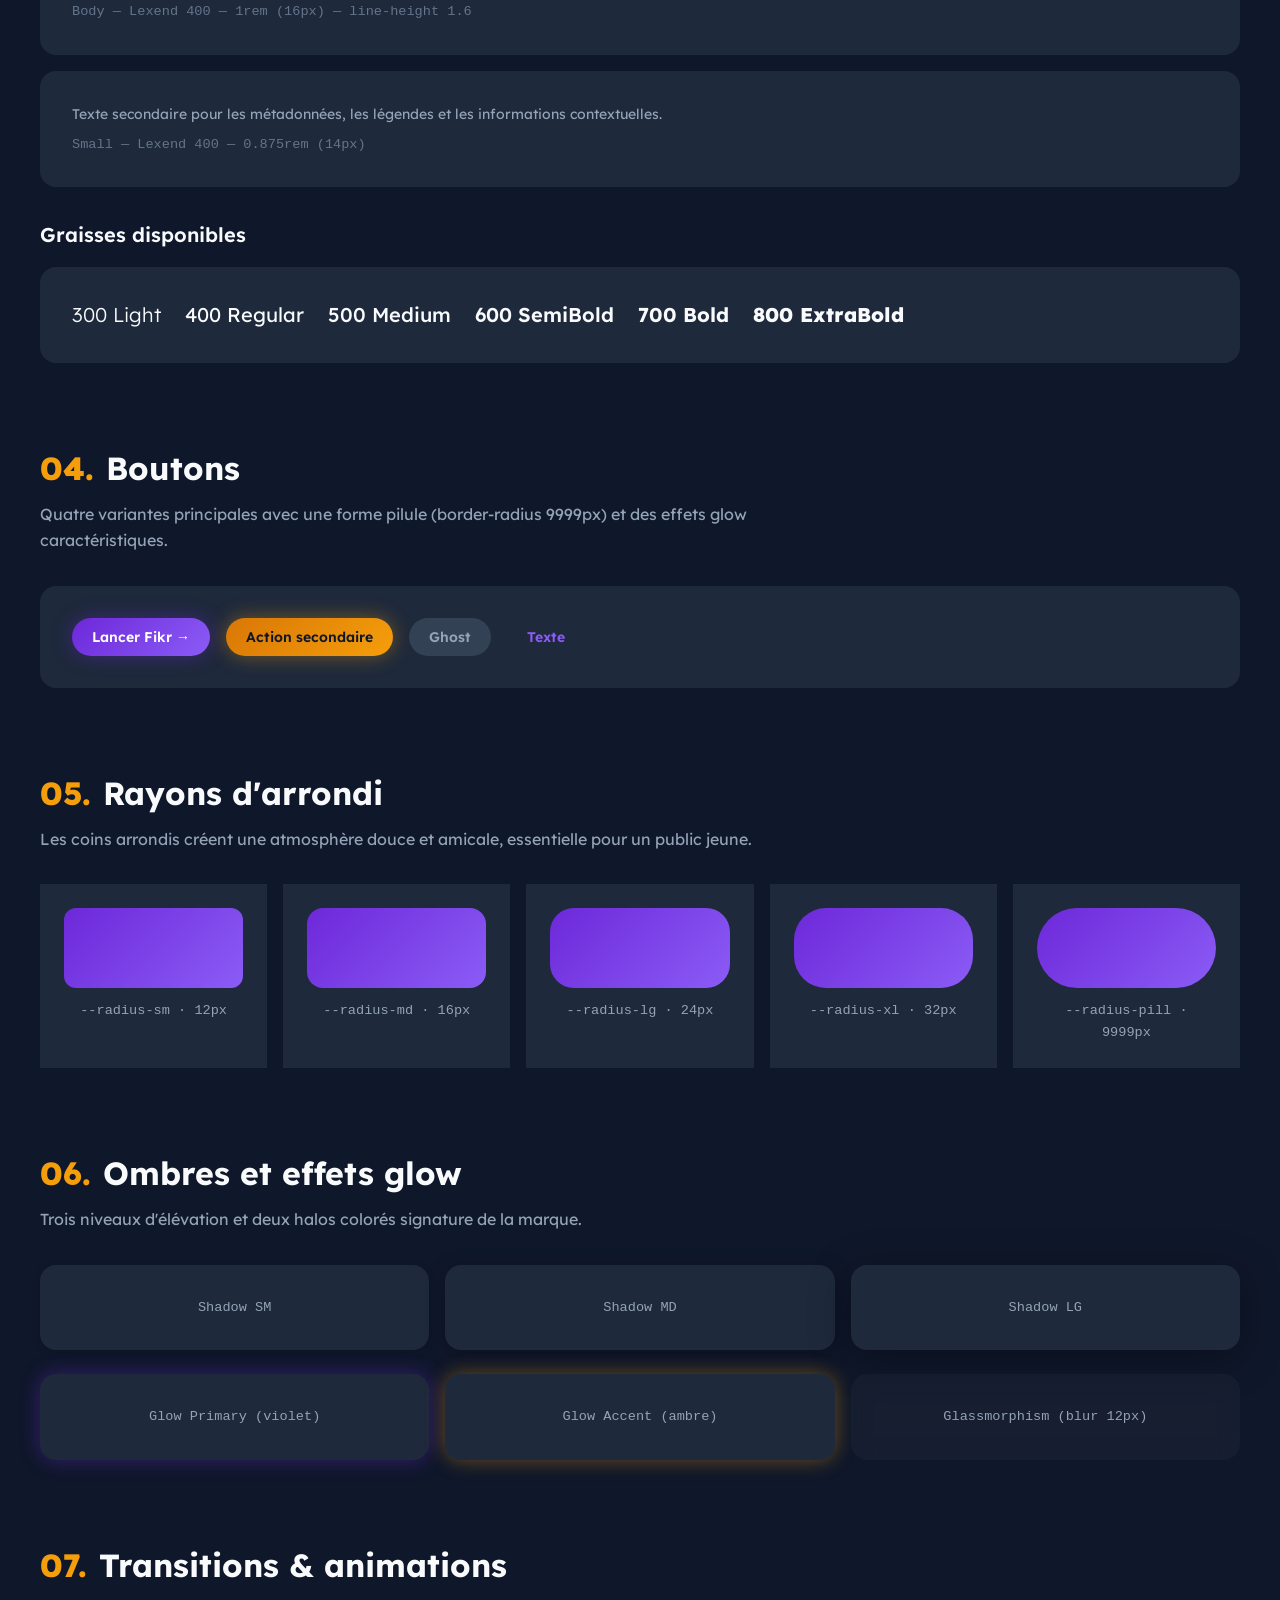
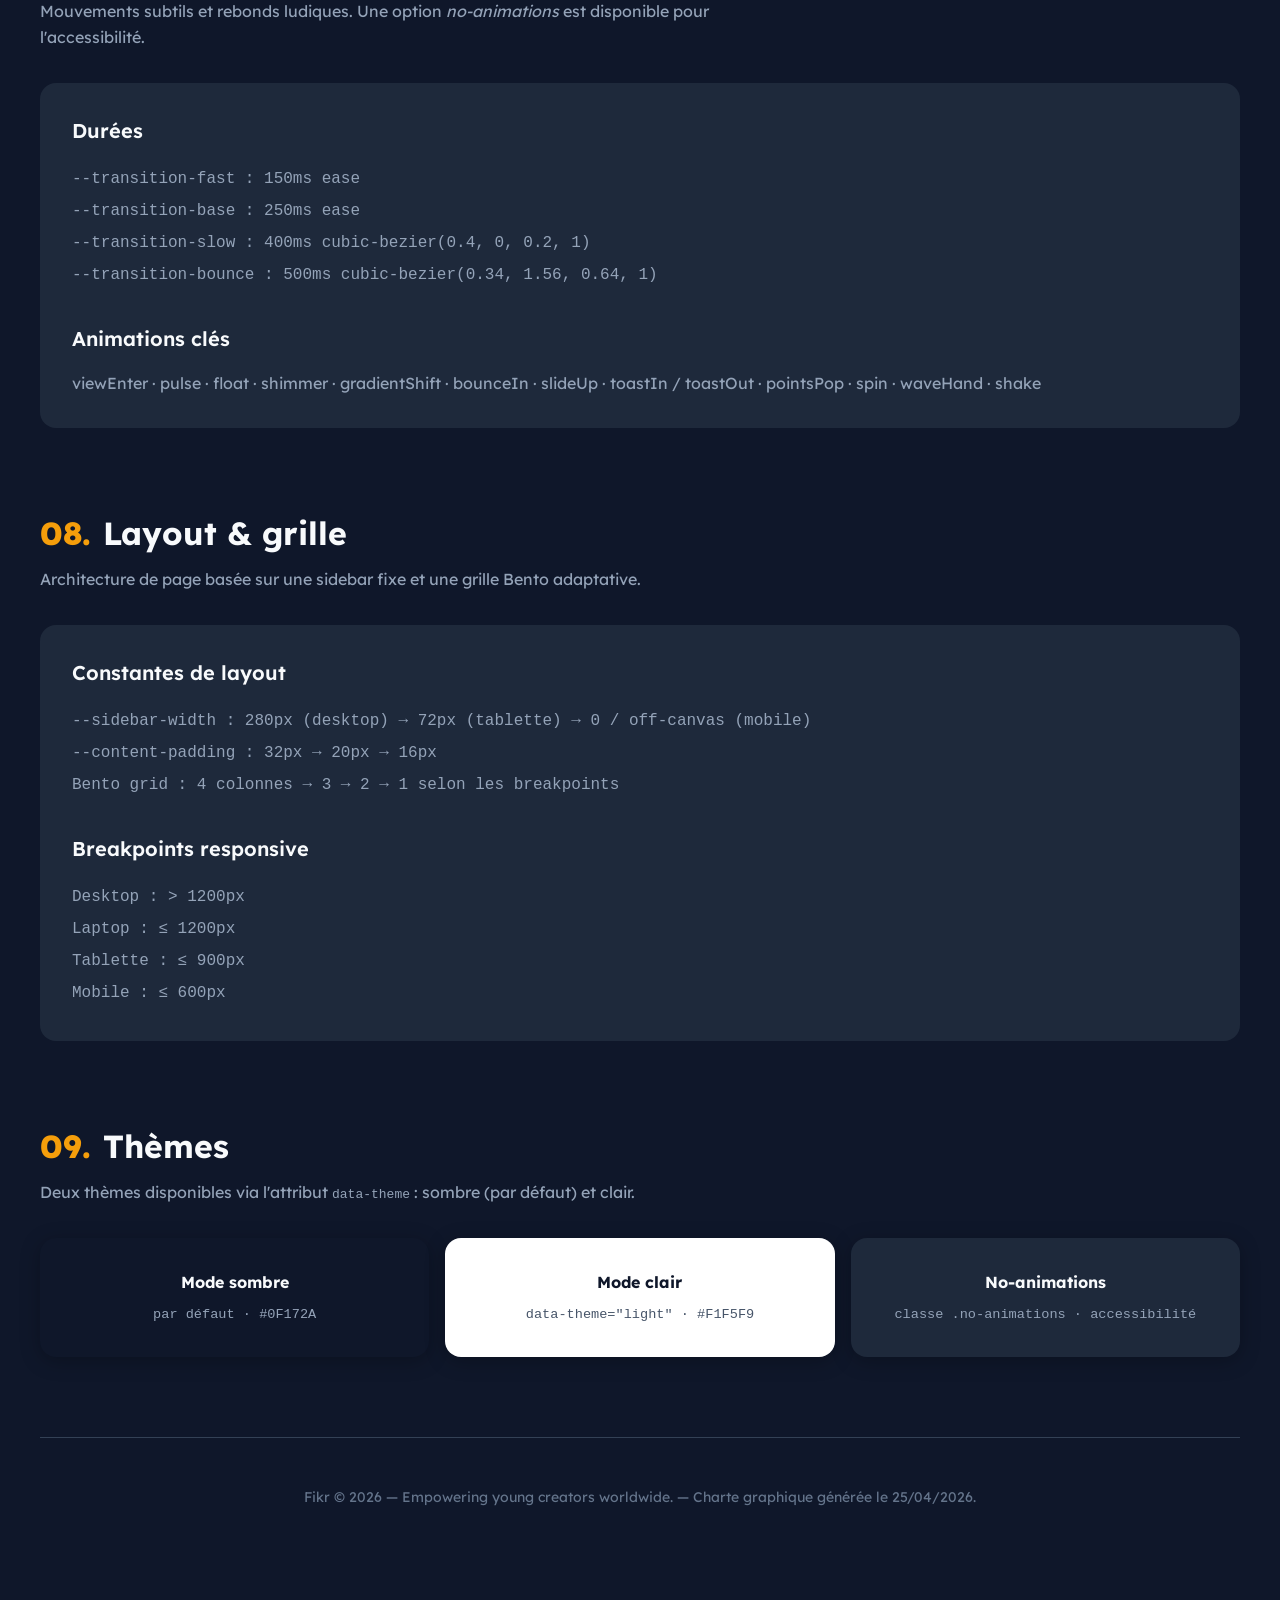
<file: charte-graphique.html>
<!DOCTYPE html>
<html lang="fr">
<head>
<meta charset="UTF-8">
<title>Fikr — Charte Graphique</title>
<link rel="preconnect" href="https://fonts.googleapis.com">
<link rel="preconnect" href="https://fonts.gstatic.com" crossorigin>
<link href="https://fonts.googleapis.com/css2?family=Lexend:wght@300;400;500;600;700;800&display=swap" rel="stylesheet">
<style>
  :root{
    --primary:#6D28D9; --primary-light:#8B5CF6; --primary-dark:#5B21B6;
    --accent:#F59E0B; --accent-light:#FBBF24; --accent-dark:#D97706;
    --bg-deep:#0F172A; --bg-surface:#1E293B; --bg-surface-hover:#253449; --bg-elevated:#334155;
    --text-primary:#F8FAFC; --text-secondary:#94A3B8; --text-muted:#64748B;
    --success:#10B981; --error:#EF4444; --info:#3B82F6; --warning:#F59E0B;
  }
  *{margin:0;padding:0;box-sizing:border-box}
  body{font-family:'Lexend',sans-serif;background:var(--bg-deep);color:var(--text-primary);line-height:1.6;padding:48px 24px}
  .wrap{max-width:1200px;margin:0 auto}
  header{text-align:center;padding:48px 0 64px;border-bottom:1px solid var(--bg-elevated);margin-bottom:64px}
  .logo{font-size:3.5rem;font-weight:800;background:linear-gradient(135deg,var(--primary-light),var(--accent));-webkit-background-clip:text;-webkit-text-fill-color:transparent;background-clip:text;margin-bottom:8px}
  .tagline{color:var(--text-secondary);font-size:1.1rem;font-weight:300;letter-spacing:.05em}
  .doc-meta{margin-top:24px;color:var(--text-muted);font-size:.875rem}
  h2{font-size:2rem;font-weight:700;margin-bottom:8px}
  h2 .num{color:var(--accent);margin-right:12px;font-weight:800}
  h3{font-size:1.25rem;font-weight:600;margin:32px 0 16px;color:var(--text-primary)}
  .section{margin-bottom:80px}
  .section-intro{color:var(--text-secondary);margin-bottom:32px;max-width:720px}

  /* ====== COULEURS ====== */
  .palette{display:grid;grid-template-columns:repeat(4,1fr);gap:16px}
  .swatch{border-radius:16px;overflow:hidden;background:var(--bg-surface);box-shadow:0 4px 20px rgba(0,0,0,.25)}
  .swatch__color{height:120px;display:flex;align-items:flex-end;padding:16px;font-weight:600}
  .swatch__info{padding:16px}
  .swatch__name{font-weight:600;font-size:.95rem;margin-bottom:4px}
  .swatch__hex{color:var(--text-secondary);font-family:'Courier New',monospace;font-size:.85rem}
  .swatch__use{color:var(--text-muted);font-size:.8rem;margin-top:8px}

  /* ====== TYPOGRAPHIE ====== */
  .type-card{background:var(--bg-surface);padding:32px;border-radius:16px;margin-bottom:16px}
  .type-sample{margin-bottom:8px}
  .type-meta{color:var(--text-muted);font-size:.85rem;font-family:'Courier New',monospace}
  .h1-sample{font-size:3rem;font-weight:800;line-height:1.1}
  .h2-sample{font-size:2rem;font-weight:700}
  .h3-sample{font-size:1.5rem;font-weight:600}
  .body-sample{font-size:1rem;font-weight:400}
  .small-sample{font-size:.875rem;font-weight:400;color:var(--text-secondary)}

  /* ====== BOUTONS ====== */
  .btn-row{display:flex;gap:16px;flex-wrap:wrap;background:var(--bg-surface);padding:32px;border-radius:16px}
  .btn{display:inline-flex;align-items:center;gap:8px;padding:10px 20px;border-radius:9999px;font-weight:600;font-size:.875rem;border:none;cursor:pointer;font-family:inherit}
  .btn--primary{background:linear-gradient(135deg,var(--primary),var(--primary-light));color:#fff;box-shadow:0 0 20px rgba(109,40,217,.4)}
  .btn--accent{background:linear-gradient(135deg,var(--accent-dark),var(--accent));color:var(--bg-deep);box-shadow:0 0 20px rgba(245,158,11,.4)}
  .btn--ghost{background:var(--bg-elevated);color:var(--text-secondary)}
  .btn--text{background:transparent;color:var(--primary-light)}

  /* ====== RAYONS / OMBRES ====== */
  .grid3{display:grid;grid-template-columns:repeat(3,1fr);gap:16px}
  .grid5{display:grid;grid-template-columns:repeat(5,1fr);gap:16px}
  .demo{background:var(--bg-surface);padding:24px;text-align:center}
  .demo__box{height:80px;background:linear-gradient(135deg,var(--primary),var(--primary-light));margin-bottom:12px}
  .demo__lbl{font-size:.85rem;color:var(--text-secondary);font-family:'Courier New',monospace}
  .r-sm .demo__box{border-radius:12px}
  .r-md .demo__box{border-radius:16px}
  .r-lg .demo__box{border-radius:24px}
  .r-xl .demo__box{border-radius:32px}
  .r-pill .demo__box{border-radius:9999px}
  .shadow-card{background:var(--bg-surface);padding:32px;border-radius:16px;text-align:center}
  .s-sm{box-shadow:0 2px 8px rgba(0,0,0,.15)}
  .s-md{box-shadow:0 4px 20px rgba(0,0,0,.25)}
  .s-lg{box-shadow:0 8px 40px rgba(0,0,0,.35)}
  .s-glow-p{box-shadow:0 0 20px rgba(109,40,217,.4)}
  .s-glow-a{box-shadow:0 0 20px rgba(245,158,11,.4)}

  /* ====== PRINCIPES ====== */
  .principle{background:var(--bg-surface);padding:24px;border-radius:16px;border-left:4px solid var(--primary)}
  .principle h4{font-size:1.05rem;margin-bottom:8px;color:var(--primary-light)}
  .principle p{color:var(--text-secondary);font-size:.95rem}
  .principles{display:grid;grid-template-columns:repeat(2,1fr);gap:16px}

  /* ====== SEMANTIQUES ====== */
  .sem-row{display:grid;grid-template-columns:repeat(4,1fr);gap:16px}
  .sem{padding:16px;border-radius:12px;text-align:center;font-weight:600}
  .sem--success{background:rgba(16,185,129,.12);color:var(--success);border:1px solid var(--success)}
  .sem--error{background:rgba(239,68,68,.12);color:var(--error);border:1px solid var(--error)}
  .sem--info{background:rgba(59,130,246,.12);color:var(--info);border:1px solid var(--info)}
  .sem--warning{background:rgba(245,158,11,.12);color:var(--warning);border:1px solid var(--warning)}

  footer{text-align:center;padding:48px 0;border-top:1px solid var(--bg-elevated);color:var(--text-muted);font-size:.875rem;margin-top:80px}

  @media(max-width:900px){
    .palette,.sem-row{grid-template-columns:repeat(2,1fr)}
    .grid5{grid-template-columns:repeat(2,1fr)}
    .grid3{grid-template-columns:1fr}
    .principles{grid-template-columns:1fr}
    .logo{font-size:2.5rem}
  }
</style>
</head>
<body>
<div class="wrap">

  <header>
    <div class="logo">Fikr</div>
    <div class="tagline">Learn. Create. Share.</div>
    <div class="doc-meta">Charte Graphique — v1.0 — Avril 2026</div>
  </header>

  <!-- ============ 1. IDENTITE ============ -->
  <section class="section">
    <h2><span class="num">01.</span>Identité</h2>
    <p class="section-intro">Fikr est un réseau social éducatif pionnier destiné aux enfants de 8 à 16 ans, transformant les consommateurs numériques passifs en créateurs actifs dans un environnement sûr et modéré.</p>

    <div class="principles">
      <div class="principle"><h4>Vibrant et énergique</h4><p>Des dégradés violets et ambrés pour stimuler la créativité et l'engagement.</p></div>
      <div class="principle"><h4>Sûr et bienveillant</h4><p>Des contrastes maîtrisés et des coins arrondis pour un univers rassurant adapté aux enfants.</p></div>
      <div class="principle"><h4>Moderne et ludique</h4><p>Une typographie ronde (Lexend), des animations douces et un layout Bento.</p></div>
      <div class="principle"><h4>Lisible et accessible</h4><p>Hiérarchie claire, mode clair/sombre et option no-animations pour l'accessibilité.</p></div>
    </div>
  </section>

  <!-- ============ 2. COULEURS ============ -->
  <section class="section">
    <h2><span class="num">02.</span>Palette de couleurs</h2>
    <p class="section-intro">La palette repose sur un duo signature <strong>violet × ambre</strong> sur un fond bleu nuit profond, créant une atmosphère premium et chaleureuse.</p>

    <h3>Couleurs primaires (Violet)</h3>
    <div class="palette">
      <div class="swatch"><div class="swatch__color" style="background:#6D28D9;color:#fff">Primary</div><div class="swatch__info"><div class="swatch__name">Primary</div><div class="swatch__hex">#6D28D9</div><div class="swatch__use">Boutons principaux, liens, accents</div></div></div>
      <div class="swatch"><div class="swatch__color" style="background:#8B5CF6;color:#fff">Light</div><div class="swatch__info"><div class="swatch__name">Primary Light</div><div class="swatch__hex">#8B5CF6</div><div class="swatch__use">Hover, dégradés, texte gradient</div></div></div>
      <div class="swatch"><div class="swatch__color" style="background:#5B21B6;color:#fff">Dark</div><div class="swatch__info"><div class="swatch__name">Primary Dark</div><div class="swatch__hex">#5B21B6</div><div class="swatch__use">Etats actifs, bordures</div></div></div>
      <div class="swatch"><div class="swatch__color" style="background:rgba(109,40,217,.4);color:#fff">Glow</div><div class="swatch__info"><div class="swatch__name">Primary Glow</div><div class="swatch__hex">rgba(109,40,217,.4)</div><div class="swatch__use">Halos lumineux, effets glow</div></div></div>
    </div>

    <h3>Couleurs d'accent (Ambre)</h3>
    <div class="palette">
      <div class="swatch"><div class="swatch__color" style="background:#F59E0B;color:#0F172A">Accent</div><div class="swatch__info"><div class="swatch__name">Accent</div><div class="swatch__hex">#F59E0B</div><div class="swatch__use">CTA secondaires, points, badges</div></div></div>
      <div class="swatch"><div class="swatch__color" style="background:#FBBF24;color:#0F172A">Light</div><div class="swatch__info"><div class="swatch__name">Accent Light</div><div class="swatch__hex">#FBBF24</div><div class="swatch__use">Highlights, étoiles</div></div></div>
      <div class="swatch"><div class="swatch__color" style="background:#D97706;color:#fff">Dark</div><div class="swatch__info"><div class="swatch__name">Accent Dark</div><div class="swatch__hex">#D97706</div><div class="swatch__use">Dégradés, ombres chaudes</div></div></div>
      <div class="swatch"><div class="swatch__color" style="background:rgba(245,158,11,.4);color:#fff">Glow</div><div class="swatch__info"><div class="swatch__name">Accent Glow</div><div class="swatch__hex">rgba(245,158,11,.4)</div><div class="swatch__use">Halos chauds</div></div></div>
    </div>

    <h3>Arrière-plans (mode sombre)</h3>
    <div class="palette">
      <div class="swatch"><div class="swatch__color" style="background:#0F172A;color:#fff;border:1px solid #334155">Bg Deep</div><div class="swatch__info"><div class="swatch__name">Background Deep</div><div class="swatch__hex">#0F172A</div><div class="swatch__use">Fond global de l'app</div></div></div>
      <div class="swatch"><div class="swatch__color" style="background:#1E293B;color:#fff">Surface</div><div class="swatch__info"><div class="swatch__name">Surface</div><div class="swatch__hex">#1E293B</div><div class="swatch__use">Cartes, modales, sidebar</div></div></div>
      <div class="swatch"><div class="swatch__color" style="background:#253449;color:#fff">Hover</div><div class="swatch__info"><div class="swatch__name">Surface Hover</div><div class="swatch__hex">#253449</div><div class="swatch__use">État survol des surfaces</div></div></div>
      <div class="swatch"><div class="swatch__color" style="background:#334155;color:#fff">Elevated</div><div class="swatch__info"><div class="swatch__name">Elevated</div><div class="swatch__hex">#334155</div><div class="swatch__use">Bordures, séparateurs, ghost</div></div></div>
    </div>

    <h3>Texte</h3>
    <div class="palette">
      <div class="swatch"><div class="swatch__color" style="background:#F8FAFC;color:#0F172A">Primary</div><div class="swatch__info"><div class="swatch__name">Text Primary</div><div class="swatch__hex">#F8FAFC</div><div class="swatch__use">Titres, contenu principal</div></div></div>
      <div class="swatch"><div class="swatch__color" style="background:#94A3B8;color:#0F172A">Secondary</div><div class="swatch__info"><div class="swatch__name">Text Secondary</div><div class="swatch__hex">#94A3B8</div><div class="swatch__use">Sous-titres, descriptions</div></div></div>
      <div class="swatch"><div class="swatch__color" style="background:#64748B;color:#fff">Muted</div><div class="swatch__info"><div class="swatch__name">Text Muted</div><div class="swatch__hex">#64748B</div><div class="swatch__use">Métadonnées, placeholders</div></div></div>
      <div class="swatch"><div class="swatch__color" style="background:linear-gradient(135deg,#8B5CF6,#F59E0B);color:#fff">Gradient</div><div class="swatch__info"><div class="swatch__name">Text Gradient</div><div class="swatch__hex">violet → ambre</div><div class="swatch__use">Logo, titres signature</div></div></div>
    </div>

    <h3>Couleurs sémantiques</h3>
    <div class="sem-row">
      <div class="sem sem--success">✓ Success · #10B981</div>
      <div class="sem sem--error">✕ Error · #EF4444</div>
      <div class="sem sem--info">ℹ Info · #3B82F6</div>
      <div class="sem sem--warning">⚠ Warning · #F59E0B</div>
    </div>
  </section>

  <!-- ============ 3. TYPOGRAPHIE ============ -->
  <section class="section">
    <h2><span class="num">03.</span>Typographie</h2>
    <p class="section-intro">Police principale : <strong>Lexend</strong> — choisie pour sa lisibilité optimisée pour les jeunes lecteurs et son apparence moderne et amicale.</p>

    <div class="type-card">
      <div class="type-sample h1-sample">Apprendre, créer, partager</div>
      <div class="type-meta">H1 — Lexend 800 — 3rem (48px) — line-height 1.1</div>
    </div>
    <div class="type-card">
      <div class="type-sample h2-sample">Une plateforme pour les jeunes créateurs</div>
      <div class="type-meta">H2 — Lexend 700 — 2rem (32px) — line-height 1.3</div>
    </div>
    <div class="type-card">
      <div class="type-sample h3-sample">Un environnement sécurisé et bienveillant</div>
      <div class="type-meta">H3 — Lexend 600 — 1.5rem (24px)</div>
    </div>
    <div class="type-card">
      <div class="type-sample body-sample">Fikr transforme les enfants de consommateurs passifs de contenu en créateurs actifs, dans un cadre modéré et adapté à leur âge. Chaque interaction est pensée pour stimuler leur curiosité.</div>
      <div class="type-meta">Body — Lexend 400 — 1rem (16px) — line-height 1.6</div>
    </div>
    <div class="type-card">
      <div class="type-sample small-sample">Texte secondaire pour les métadonnées, les légendes et les informations contextuelles.</div>
      <div class="type-meta">Small — Lexend 400 — 0.875rem (14px)</div>
    </div>

    <h3>Graisses disponibles</h3>
    <div class="type-card" style="display:flex;gap:24px;flex-wrap:wrap;align-items:baseline">
      <span style="font-weight:300;font-size:1.25rem">300 Light</span>
      <span style="font-weight:400;font-size:1.25rem">400 Regular</span>
      <span style="font-weight:500;font-size:1.25rem">500 Medium</span>
      <span style="font-weight:600;font-size:1.25rem">600 SemiBold</span>
      <span style="font-weight:700;font-size:1.25rem">700 Bold</span>
      <span style="font-weight:800;font-size:1.25rem">800 ExtraBold</span>
    </div>
  </section>

  <!-- ============ 4. BOUTONS ============ -->
  <section class="section">
    <h2><span class="num">04.</span>Boutons</h2>
    <p class="section-intro">Quatre variantes principales avec une forme pilule (border-radius 9999px) et des effets glow caractéristiques.</p>

    <div class="btn-row">
      <button class="btn btn--primary">Lancer Fikr →</button>
      <button class="btn btn--accent">Action secondaire</button>
      <button class="btn btn--ghost">Ghost</button>
      <button class="btn btn--text">Texte</button>
    </div>
  </section>

  <!-- ============ 5. RAYONS ============ -->
  <section class="section">
    <h2><span class="num">05.</span>Rayons d'arrondi</h2>
    <p class="section-intro">Les coins arrondis créent une atmosphère douce et amicale, essentielle pour un public jeune.</p>

    <div class="grid5">
      <div class="demo r-sm"><div class="demo__box"></div><div class="demo__lbl">--radius-sm · 12px</div></div>
      <div class="demo r-md"><div class="demo__box"></div><div class="demo__lbl">--radius-md · 16px</div></div>
      <div class="demo r-lg"><div class="demo__box"></div><div class="demo__lbl">--radius-lg · 24px</div></div>
      <div class="demo r-xl"><div class="demo__box"></div><div class="demo__lbl">--radius-xl · 32px</div></div>
      <div class="demo r-pill"><div class="demo__box"></div><div class="demo__lbl">--radius-pill · 9999px</div></div>
    </div>
  </section>

  <!-- ============ 6. OMBRES ============ -->
  <section class="section">
    <h2><span class="num">06.</span>Ombres et effets glow</h2>
    <p class="section-intro">Trois niveaux d'élévation et deux halos colorés signature de la marque.</p>

    <div class="grid3">
      <div class="shadow-card s-sm"><div class="demo__lbl">Shadow SM</div></div>
      <div class="shadow-card s-md"><div class="demo__lbl">Shadow MD</div></div>
      <div class="shadow-card s-lg"><div class="demo__lbl">Shadow LG</div></div>
    </div>
    <div class="grid3" style="margin-top:24px">
      <div class="shadow-card s-glow-p"><div class="demo__lbl">Glow Primary (violet)</div></div>
      <div class="shadow-card s-glow-a"><div class="demo__lbl">Glow Accent (ambre)</div></div>
      <div class="shadow-card" style="background:rgba(255,255,255,.03);backdrop-filter:blur(12px)"><div class="demo__lbl">Glassmorphism (blur 12px)</div></div>
    </div>
  </section>

  <!-- ============ 7. ANIMATIONS ============ -->
  <section class="section">
    <h2><span class="num">07.</span>Transitions &amp; animations</h2>
    <p class="section-intro">Mouvements subtils et rebonds ludiques. Une option <em>no-animations</em> est disponible pour l'accessibilité.</p>

    <div class="type-card">
      <h3 style="margin-top:0">Durées</h3>
      <p style="font-family:'Courier New',monospace;color:var(--text-secondary);line-height:2">
        --transition-fast : 150ms ease<br>
        --transition-base : 250ms ease<br>
        --transition-slow : 400ms cubic-bezier(0.4, 0, 0.2, 1)<br>
        --transition-bounce : 500ms cubic-bezier(0.34, 1.56, 0.64, 1)
      </p>
      <h3>Animations clés</h3>
      <p style="color:var(--text-secondary)">viewEnter · pulse · float · shimmer · gradientShift · bounceIn · slideUp · toastIn / toastOut · pointsPop · spin · waveHand · shake</p>
    </div>
  </section>

  <!-- ============ 8. LAYOUT ============ -->
  <section class="section">
    <h2><span class="num">08.</span>Layout &amp; grille</h2>
    <p class="section-intro">Architecture de page basée sur une sidebar fixe et une grille Bento adaptative.</p>

    <div class="type-card">
      <h3 style="margin-top:0">Constantes de layout</h3>
      <p style="font-family:'Courier New',monospace;color:var(--text-secondary);line-height:2">
        --sidebar-width : 280px (desktop) → 72px (tablette) → 0 / off-canvas (mobile)<br>
        --content-padding : 32px → 20px → 16px<br>
        Bento grid : 4 colonnes → 3 → 2 → 1 selon les breakpoints
      </p>
      <h3>Breakpoints responsive</h3>
      <p style="font-family:'Courier New',monospace;color:var(--text-secondary);line-height:2">
        Desktop : > 1200px<br>
        Laptop : ≤ 1200px<br>
        Tablette : ≤ 900px<br>
        Mobile : ≤ 600px
      </p>
    </div>
  </section>

  <!-- ============ 9. THEMES ============ -->
  <section class="section">
    <h2><span class="num">09.</span>Thèmes</h2>
    <p class="section-intro">Deux thèmes disponibles via l'attribut <code>data-theme</code> : sombre (par défaut) et clair.</p>

    <div class="grid3">
      <div class="shadow-card s-md" style="background:#0F172A;color:#F8FAFC"><strong>Mode sombre</strong><div class="demo__lbl" style="margin-top:8px">par défaut · #0F172A</div></div>
      <div class="shadow-card s-md" style="background:#FFFFFF;color:#0F172A"><strong>Mode clair</strong><div class="demo__lbl" style="margin-top:8px;color:#475569">data-theme="light" · #F1F5F9</div></div>
      <div class="shadow-card s-md"><strong>No-animations</strong><div class="demo__lbl" style="margin-top:8px">classe .no-animations · accessibilité</div></div>
    </div>
  </section>

  <footer>
    Fikr © 2026 — Empowering young creators worldwide. — Charte graphique générée le 25/04/2026.
  </footer>

</div>
</body>
</html>
</file>
<file: css/main.css>
/**
 * Fikr — Main Stylesheet
 * 
 * Global styles, CSS custom properties, reset, layout system,
 * button components, utility classes, and animations.
 * 
 * @version 1.0.0
 */

/* ============================================
   1. CSS CUSTOM PROPERTIES (Design Tokens)
   (Lexend font is preloaded via <link> in HTML)
   ============================================ */
:root {
  /* Primary Palette */
  --color-primary: #6D28D9;
  --color-primary-light: #8B5CF6;
  --color-primary-dark: #5B21B6;
  --color-primary-glow: rgba(109, 40, 217, 0.4);

  /* Accent Palette */
  --color-accent: #F59E0B;
  --color-accent-light: #FBBF24;
  --color-accent-dark: #D97706;
  --color-accent-glow: rgba(245, 158, 11, 0.4);

  /* Background Palette */
  --color-bg-deep: #0F172A;
  --color-bg-surface: #1E293B;
  --color-bg-surface-hover: #253449;
  --color-bg-elevated: #334155;

  /* Text Palette */
  --color-text-primary: #F8FAFC;
  --color-text-secondary: #94A3B8;
  --color-text-muted: #64748B;

  /* Semantic Colors */
  --color-success: #10B981;
  --color-error: #EF4444;
  --color-info: #3B82F6;
  --color-warning: #F59E0B;

  /* Border Radius */
  --radius-sm: 12px;
  --radius-md: 16px;
  --radius-lg: 24px;
  --radius-xl: 32px;
  --radius-pill: 9999px;

  /* Shadows */
  --shadow-sm: 0 2px 8px rgba(0, 0, 0, 0.15);
  --shadow-md: 0 4px 20px rgba(0, 0, 0, 0.25);
  --shadow-lg: 0 8px 40px rgba(0, 0, 0, 0.35);
  --shadow-glow-primary: 0 0 20px var(--color-primary-glow);
  --shadow-glow-accent: 0 0 20px var(--color-accent-glow);

  /* Transitions */
  --transition-fast: 150ms ease;
  --transition-base: 250ms ease;
  --transition-slow: 400ms cubic-bezier(0.4, 0, 0.2, 1);
  --transition-bounce: 500ms cubic-bezier(0.34, 1.56, 0.64, 1);

  /* Layout */
  --sidebar-width: 280px;
  --content-padding: 32px;

  /* Z-Index Scale */
  --z-sidebar: 100;
  --z-modal-overlay: 500;
  --z-modal: 510;
  --z-toast: 600;
}

/* ============================================
   2b. LIGHT THEME OVERRIDE
   ============================================ */
[data-theme="light"] {
  --color-bg-deep: #F1F5F9;
  --color-bg-surface: #FFFFFF;
  --color-bg-surface-hover: #E8ECF1;
  --color-bg-elevated: #CBD5E1;

  --color-text-primary: #0F172A;
  --color-text-secondary: #475569;
  --color-text-muted: #94A3B8;

  --shadow-sm: 0 2px 8px rgba(0, 0, 0, 0.06);
  --shadow-md: 0 4px 20px rgba(0, 0, 0, 0.08);
  --shadow-lg: 0 8px 40px rgba(0, 0, 0, 0.10);
}

[data-theme="light"] .sidebar {
  background: #FFFFFF;
  border-right-color: #E2E8F0;
}

[data-theme="light"] .sidebar__nav-item--active {
  background: rgba(109, 40, 217, 0.08);
}

[data-theme="light"] .toast {
  background: #FFFFFF;
  border-color: #E2E8F0;
}

[data-theme="light"] .modal {
  background: #FFFFFF;
}

[data-theme="light"] .modal__problem {
  background: #F1F5F9;
  border-color: rgba(109, 40, 217, 0.15);
}

[data-theme="light"] .modal__input {
  background: #F1F5F9;
  border-color: #CBD5E1;
}

[data-theme="light"] .settings__card {
  border-color: #E2E8F0;
}

[data-theme="light"] .settings__input,
[data-theme="light"] .settings__select {
  background: #F1F5F9;
  border-color: #CBD5E1;
}

[data-theme="light"] .toggle__slider {
  background: #CBD5E1;
}

[data-theme="light"] .stream__comments {
  background: rgba(255, 255, 255, 0.95);
}

[data-theme="light"] .profile__stat {
  background: #FFFFFF;
}

/* ============================================
   2c. NO-ANIMATIONS MODE
   ============================================ */
.no-animations *,
.no-animations *::before,
.no-animations *::after {
  animation-duration: 0s !important;
  animation-delay: 0s !important;
  transition-duration: 0s !important;
  transition-delay: 0s !important;
}

/* ============================================
   3. CSS RESET
   ============================================ */
*,
*::before,
*::after {
  margin: 0;
  padding: 0;
  box-sizing: border-box;
}

html {
  font-size: 16px;
  -webkit-font-smoothing: antialiased;
  -moz-osx-font-smoothing: grayscale;
  scroll-behavior: smooth;
}

body {
  font-family: 'Lexend', -apple-system, BlinkMacSystemFont, sans-serif;
  background-color: var(--color-bg-deep);
  color: var(--color-text-primary);
  min-height: 100vh;
  overflow: hidden;
  line-height: 1.6;
}

a {
  color: inherit;
  text-decoration: none;
}

button {
  font-family: inherit;
  cursor: pointer;
  border: none;
  background: none;
  color: inherit;
  font-size: inherit;
}

img {
  max-width: 100%;
  display: block;
}

input {
  font-family: inherit;
  border: none;
  outline: none;
  background: none;
  color: inherit;
}

ul, ol {
  list-style: none;
}

/* ============================================
   4. APP LAYOUT
   ============================================ */
.app {
  display: flex;
  height: 100vh;
  position: relative;
}

.app__content {
  flex: 1;
  margin-left: var(--sidebar-width);
  overflow-y: auto;
  overflow-x: hidden;
  padding: var(--content-padding);
  scroll-behavior: smooth;
}

/* Custom Scrollbar */
.app__content::-webkit-scrollbar {
  width: 6px;
}

.app__content::-webkit-scrollbar-track {
  background: transparent;
}

.app__content::-webkit-scrollbar-thumb {
  background: var(--color-bg-elevated);
  border-radius: var(--radius-pill);
}

.app__content::-webkit-scrollbar-thumb:hover {
  background: var(--color-text-muted);
}

/* ============================================
   5. VIEW MANAGEMENT
   ============================================ */
.view {
  display: none;
  opacity: 0;
  transform: translateY(12px);
}

.view--active {
  display: block;
  animation: viewEnter 0.4s ease forwards;
}

/* ============================================
   6. BENTO GRID LAYOUT
   ============================================ */
.bento-grid {
  display: grid;
  grid-template-columns: repeat(4, 1fr);
  gap: 20px;
  grid-auto-rows: minmax(140px, auto);
}

/* ============================================
   7. BUTTON SYSTEM
   ============================================ */
.btn {
  display: inline-flex;
  align-items: center;
  justify-content: center;
  gap: 8px;
  padding: 10px 20px;
  border-radius: var(--radius-pill);
  font-weight: 600;
  font-size: 0.875rem;
  transition: all var(--transition-base);
  position: relative;
  overflow: hidden;
}

.btn::after {
  content: '';
  position: absolute;
  inset: 0;
  background: linear-gradient(rgba(255,255,255,0.1), transparent);
  opacity: 0;
  transition: opacity var(--transition-fast);
}

.btn:hover::after {
  opacity: 1;
}

.btn:active {
  transform: scale(0.96);
}

/* Primary Button */
.btn--primary {
  background: linear-gradient(135deg, var(--color-primary), var(--color-primary-light));
  color: white;
  box-shadow: var(--shadow-glow-primary);
}

.btn--primary:hover {
  box-shadow: 0 0 30px var(--color-primary-glow);
  transform: translateY(-1px);
}

/* Accent Button */
.btn--accent {
  background: linear-gradient(135deg, var(--color-accent-dark), var(--color-accent));
  color: var(--color-bg-deep);
  box-shadow: var(--shadow-glow-accent);
}

.btn--accent:hover {
  box-shadow: 0 0 30px var(--color-accent-glow);
  transform: translateY(-1px);
}

/* Ghost Button */
.btn--ghost {
  background: var(--color-bg-elevated);
  color: var(--color-text-secondary);
}

.btn--ghost:hover {
  background: var(--color-bg-surface-hover);
  color: var(--color-text-primary);
}

/* Text Button */
.btn--text {
  background: transparent;
  color: var(--color-primary-light);
  padding: 4px 8px;
  font-size: 0.8rem;
}

.btn--text:hover {
  color: var(--color-accent);
}

/* Joined state */
.btn--joined {
  background: var(--color-success) !important;
  box-shadow: 0 0 15px rgba(16, 185, 129, 0.3) !important;
  color: white !important;
}

/* Joined → Leave hover (red) */
.btn--joined:hover {
  background: var(--color-error) !important;
  box-shadow: 0 0 15px rgba(239, 68, 68, 0.4) !important;
}

/* ============================================
   8. TOAST NOTIFICATIONS
   ============================================ */
.toast-container {
  position: fixed;
  top: 24px;
  right: 24px;
  z-index: var(--z-toast);
  display: flex;
  flex-direction: column;
  gap: 12px;
  pointer-events: none;
}

.toast {
  background: var(--color-bg-surface);
  border: 1px solid var(--color-bg-elevated);
  border-radius: var(--radius-md);
  padding: 16px 24px;
  display: flex;
  align-items: center;
  gap: 12px;
  box-shadow: var(--shadow-lg);
  backdrop-filter: blur(12px);
  animation: toastIn 0.4s ease forwards;
  pointer-events: auto;
  min-width: 280px;
  max-width: 400px;
}

.toast--success {
  border-color: var(--color-success);
  box-shadow: 0 0 20px rgba(16, 185, 129, 0.2);
}

.toast--info {
  border-color: var(--color-info);
  box-shadow: 0 0 20px rgba(59, 130, 246, 0.2);
}

.toast--warning {
  border-color: var(--color-warning);
}

.toast--leaving {
  animation: toastOut 0.3s ease forwards;
}

.toast__icon {
  font-size: 1.4rem;
  flex-shrink: 0;
}

.toast__content {
  flex: 1;
}

.toast__title {
  font-weight: 600;
  font-size: 0.9rem;
  margin-bottom: 2px;
}

.toast__message {
  font-size: 0.8rem;
  color: var(--color-text-secondary);
}

/* ============================================
   9. UTILITY CLASSES
   ============================================ */
.sr-only {
  position: absolute;
  width: 1px;
  height: 1px;
  padding: 0;
  margin: -1px;
  overflow: hidden;
  clip: rect(0, 0, 0, 0);
  white-space: nowrap;
  border: 0;
}

.text-gradient {
  background: linear-gradient(135deg, var(--color-primary-light), var(--color-accent));
  -webkit-background-clip: text;
  -webkit-text-fill-color: transparent;
  background-clip: text;
}

/* ============================================
   10. KEYFRAME ANIMATIONS
   ============================================ */
@keyframes viewEnter {
  from {
    opacity: 0;
    transform: translateY(12px);
  }
  to {
    opacity: 1;
    transform: translateY(0);
  }
}

@keyframes pulse {
  0%, 100% { transform: scale(1); }
  50% { transform: scale(1.05); }
}

@keyframes float {
  0%, 100% { transform: translateY(0) rotate(0deg); }
  33% { transform: translateY(-10px) rotate(5deg); }
  66% { transform: translateY(5px) rotate(-3deg); }
}

@keyframes shimmer {
  0% { background-position: -200% 0; }
  100% { background-position: 200% 0; }
}

@keyframes gradientShift {
  0% { background-position: 0% 50%; }
  50% { background-position: 100% 50%; }
  100% { background-position: 0% 50%; }
}

@keyframes bounceIn {
  0% { transform: scale(0); opacity: 0; }
  50% { transform: scale(1.2); }
  100% { transform: scale(1); opacity: 1; }
}

@keyframes slideUp {
  from { transform: translateY(20px); opacity: 0; }
  to { transform: translateY(0); opacity: 1; }
}

@keyframes toastIn {
  from { transform: translateX(100%); opacity: 0; }
  to { transform: translateX(0); opacity: 1; }
}

@keyframes toastOut {
  from { transform: translateX(0); opacity: 1; }
  to { transform: translateX(100%); opacity: 0; }
}

@keyframes pointsPop {
  0% { transform: scale(1); }
  50% { transform: scale(1.3); color: var(--color-accent); }
  100% { transform: scale(1); }
}

@keyframes spin {
  from { transform: rotate(0deg); }
  to { transform: rotate(360deg); }
}

@keyframes waveHand {
  0%, 100% { transform: rotate(0deg); }
  25% { transform: rotate(20deg); }
  75% { transform: rotate(-15deg); }
}

@keyframes shake {
  0%, 100% { transform: translateX(0); }
  25% { transform: translateX(-8px); }
  75% { transform: translateX(8px); }
}

/* ============================================
   11. RESPONSIVE BREAKPOINTS
   ============================================ */
@media (max-width: 1200px) {
  .bento-grid {
    grid-template-columns: repeat(3, 1fr);
  }
}

@media (max-width: 900px) {
  :root {
    --sidebar-width: 72px;
    --content-padding: 20px;
  }

  .bento-grid {
    grid-template-columns: repeat(2, 1fr);
  }
}

@media (max-width: 600px) {
  :root {
    --sidebar-width: 0px;
    --content-padding: 16px;
  }

  .bento-grid {
    grid-template-columns: 1fr;
  }

  /* Sidebar hidden off-canvas by default on mobile */
  .sidebar {
    transform: translateX(-100%);
    transition: transform var(--transition-slow);
    width: 280px;
    z-index: 999;
    box-shadow: var(--shadow-lg);
  }

  .sidebar--open {
    transform: translateX(0);
  }

  /* Main content has no sidebar offset on mobile */
  .app__content {
    margin-left: 0;
  }

  /* Overlay when sidebar is open */
  .sidebar-overlay {
    display: none;
    position: fixed;
    inset: 0;
    background: rgba(0, 0, 0, 0.5);
    backdrop-filter: blur(2px);
    z-index: 998;
  }

  .sidebar-overlay--visible {
    display: block;
    animation: overlayFade 0.25s ease;
  }
}

@keyframes overlayFade {
  from { opacity: 0; }
  to   { opacity: 1; }
}

/* ============================================
   12. MOBILE HAMBURGER BUTTON
   ============================================ */
.mobile-menu-btn {
  display: none;
  position: fixed;
  top: 16px;
  left: 16px;
  z-index: 997;
  width: 44px;
  height: 44px;
  border-radius: var(--radius-md);
  background: var(--color-bg-surface);
  border: 1px solid rgba(255, 255, 255, 0.1);
  align-items: center;
  justify-content: center;
  font-size: 1.4rem;
  cursor: pointer;
  box-shadow: var(--shadow-md);
  transition: all var(--transition-base);
  color: var(--color-text-primary);
}

.mobile-menu-btn:hover {
  background: var(--color-bg-surface-hover);
}

@media (max-width: 600px) {
  .mobile-menu-btn {
    display: flex;
  }

  .app__content {
    padding-top: 72px;
  }
}
</file>
<file: css/landing.css>
/**
 * Fikr — Landing Page Stylesheet
 *
 * Overrides body scroll from main.css and implements all
 * landing-specific sections: nav, hero, features, process,
 * advantages, impact, audience, CTA, and footer.
 */

/* ============================================
   1. LANDING BODY OVERRIDES
   ============================================ */
body.landing-page {
  overflow-y: auto;
  overflow-x: hidden;
}

/* ============================================
   2. SECTION BASE
   ============================================ */
.section {
  padding: 100px 0;
  position: relative;
}

.section--dark {
  background: var(--color-bg-surface);
}

.section__inner {
  max-width: 1200px;
  margin: 0 auto;
  padding: 0 32px;
}

.section__header {
  text-align: center;
  margin-bottom: 60px;
  max-width: 700px;
  margin-left: auto;
  margin-right: auto;
}

.section__badge {
  display: inline-block;
  padding: 6px 18px;
  border-radius: var(--radius-pill);
  background: linear-gradient(135deg, rgba(109, 40, 217, 0.2), rgba(139, 92, 246, 0.1));
  border: 1px solid rgba(109, 40, 217, 0.3);
  color: var(--color-primary-light);
  font-size: 0.8rem;
  font-weight: 600;
  text-transform: uppercase;
  letter-spacing: 0.06em;
  margin-bottom: 20px;
}

.section__title {
  font-size: clamp(2rem, 4vw, 2.8rem);
  font-weight: 800;
  line-height: 1.2;
  margin-bottom: 16px;
  letter-spacing: -0.02em;
}

.section__subtitle {
  font-size: 1.05rem;
  color: var(--color-text-secondary);
  line-height: 1.7;
}

/* ============================================
   3. NAVIGATION BAR
   ============================================ */
.landing-nav {
  position: fixed;
  top: 0;
  left: 0;
  right: 0;
  z-index: 200;
  padding: 16px 0;
  transition: all var(--transition-base);
}

.landing-nav--scrolled {
  background: rgba(15, 23, 42, 0.85);
  backdrop-filter: blur(16px);
  border-bottom: 1px solid rgba(255, 255, 255, 0.06);
  padding: 10px 0;
}

.landing-nav__inner {
  max-width: 1200px;
  margin: 0 auto;
  padding: 0 32px;
  display: flex;
  align-items: center;
  justify-content: space-between;
}

.landing-nav__logo {
  display: flex;
  align-items: center;
  gap: 10px;
  font-size: 1.5rem;
  font-weight: 800;
  text-decoration: none;
  color: var(--color-text-primary);
}

/* Wordmark "Fikr" gets the brand gradient text treatment.
   Targeted via :last-child so the SVG sibling stays untouched. */
.landing-nav__logo > span:last-child {
  background: linear-gradient(135deg, var(--color-primary-light), var(--color-accent));
  -webkit-background-clip: text;
  -webkit-text-fill-color: transparent;
  background-clip: text;
}

/* Brand mark sizing for the nav slot. */
.landing-nav__logo .fikr-logo {
  width: 32px;
  height: 32px;
  flex-shrink: 0;
  display: block;
  filter: drop-shadow(0 4px 12px rgba(109, 40, 217, 0.3));
  transition: transform var(--transition-base);
}

.landing-nav__logo:hover .fikr-logo {
  transform: rotate(-4deg) scale(1.05);
}

/* Window of the brand mark themes via the page's --color-bg-deep */
.fikr-logo__window {
  fill: var(--color-bg-deep);
}

.landing-nav__links {
  display: flex;
  gap: 32px;
}

.landing-nav__links a {
  color: var(--color-text-secondary);
  font-size: 0.9rem;
  font-weight: 500;
  transition: color var(--transition-fast);
  text-decoration: none;
}

.landing-nav__links a:hover {
  color: var(--color-text-primary);
}

.landing-nav__cta {
  text-decoration: none;
}

/* ============================================
   4. HERO SECTION
   ============================================ */
.hero {
  min-height: 100vh;
  display: flex;
  align-items: center;
  justify-content: center;
  text-align: center;
  position: relative;
  overflow: hidden;
  padding: 120px 32px 80px;
}

/* Animated mesh gradient background */
.hero__mesh {
  position: absolute;
  inset: -50%;
  width: 200%;
  height: 200%;
  background:
    radial-gradient(circle at 20% 50%, rgba(109, 40, 217, 0.35), transparent 40%),
    radial-gradient(circle at 80% 20%, rgba(245, 158, 11, 0.2), transparent 30%),
    radial-gradient(circle at 60% 80%, rgba(139, 92, 246, 0.15), transparent 35%),
    radial-gradient(circle at 30% 10%, rgba(59, 130, 246, 0.1), transparent 25%);
  animation: meshFloat 20s ease-in-out infinite alternate;
  pointer-events: none;
}

@keyframes meshFloat {
  0%   { transform: translate(0%, 0%) scale(1); }
  25%  { transform: translate(-3%, 2%) scale(1.02); }
  50%  { transform: translate(2%, -2%) scale(0.98); }
  75%  { transform: translate(-1%, 3%) scale(1.01); }
  100% { transform: translate(3%, -1%) scale(1); }
}

/* Grid pattern overlay for depth */
.hero__grid {
  position: absolute;
  inset: 0;
  background-image:
    linear-gradient(rgba(255,255,255,0.02) 1px, transparent 1px),
    linear-gradient(90deg, rgba(255,255,255,0.02) 1px, transparent 1px);
  background-size: 60px 60px;
  pointer-events: none;
}

/* Floating emoji decorations */
.hero__floater {
  position: absolute;
  left: var(--x);
  top: var(--y);
  font-size: var(--size, 2.5rem);
  animation: heroFloat 8s ease-in-out infinite;
  animation-delay: var(--delay, 0s);
  opacity: 0.25;
  pointer-events: none;
  z-index: 1;
}

@keyframes heroFloat {
  0%, 100% { transform: translateY(0) rotate(0deg); }
  25%  { transform: translateY(-20px) rotate(8deg); }
  50%  { transform: translateY(5px) rotate(-5deg); }
  75%  { transform: translateY(-12px) rotate(3deg); }
}

/* Hero content sitting above the background */
.hero__content {
  position: relative;
  z-index: 2;
  max-width: 800px;
}

/* Launch badge */
.hero__badge {
  display: inline-flex;
  align-items: center;
  gap: 8px;
  padding: 8px 20px;
  border-radius: var(--radius-pill);
  background: rgba(245, 158, 11, 0.12);
  border: 1px solid rgba(245, 158, 11, 0.25);
  color: var(--color-accent-light);
  font-size: 0.85rem;
  font-weight: 600;
  margin-bottom: 28px;
  animation: slideUp 0.6s ease backwards;
}

/* Main headline */
.hero__title {
  font-size: clamp(3rem, 7vw, 5rem);
  font-weight: 800;
  line-height: 1.1;
  margin-bottom: 24px;
  letter-spacing: -0.03em;
  animation: slideUp 0.6s ease 0.15s backwards;
}

.hero__title .text-gradient {
  background: linear-gradient(135deg, var(--color-primary-light), var(--color-accent));
  -webkit-background-clip: text;
  -webkit-text-fill-color: transparent;
  background-clip: text;
}

.hero__subtitle {
  font-size: clamp(1rem, 2vw, 1.2rem);
  color: var(--color-text-secondary);
  line-height: 1.7;
  max-width: 600px;
  margin: 0 auto 40px;
  animation: slideUp 0.6s ease 0.3s backwards;
}

/* CTA buttons */
.hero__actions {
  display: flex;
  gap: 16px;
  justify-content: center;
  flex-wrap: wrap;
  animation: slideUp 0.6s ease 0.45s backwards;
}

.btn--lg {
  padding: 16px 32px;
  font-size: 1rem;
}

/* Scroll indicator */
.hero__scroll {
  position: absolute;
  bottom: 32px;
  left: 50%;
  transform: translateX(-50%);
  display: flex;
  flex-direction: column;
  align-items: center;
  gap: 8px;
  color: var(--color-text-muted);
  font-size: 0.75rem;
  font-weight: 500;
  z-index: 2;
  animation: slideUp 0.6s ease 0.6s backwards;
}

.hero__scroll-arrow {
  width: 28px;
  height: 44px;
  border-radius: 14px;
  border: 2px solid rgba(255, 255, 255, 0.15);
  display: flex;
  align-items: flex-start;
  justify-content: center;
  padding-top: 6px;
}

.hero__scroll-dot {
  width: 4px;
  height: 10px;
  border-radius: 4px;
  background: var(--color-primary-light);
  animation: scrollDot 1.8s ease-in-out infinite;
}

@keyframes scrollDot {
  0%, 100% { opacity: 0.4; transform: translateY(0); }
  50%      { opacity: 1;   transform: translateY(12px); }
}

/* ============================================
   5. STATS BAR
   ============================================ */
.stats-bar {
  background: linear-gradient(135deg, var(--color-primary-dark), var(--color-primary));
  padding: 48px 0;
  position: relative;
  overflow: hidden;
}

/* Subtle pattern overlay */
.stats-bar::before {
  content: '';
  position: absolute;
  inset: 0;
  background-image:
    radial-gradient(circle at 20% 50%, rgba(255,255,255,0.05), transparent 50%),
    radial-gradient(circle at 80% 50%, rgba(255,255,255,0.03), transparent 40%);
}

.stats-bar__inner {
  max-width: 1200px;
  margin: 0 auto;
  padding: 0 32px;
  display: grid;
  grid-template-columns: repeat(4, 1fr);
  gap: 32px;
  position: relative;
}

.stat {
  text-align: center;
}

.stat__value {
  display: block;
  font-size: 2.5rem;
  font-weight: 800;
  color: white;
  margin-bottom: 4px;
}

.stat__label {
  font-size: 0.85rem;
  color: rgba(255, 255, 255, 0.7);
  font-weight: 500;
}

/* ============================================
   6. FEATURES GRID
   ============================================ */
.features-grid {
  display: grid;
  grid-template-columns: repeat(2, 1fr);
  gap: 24px;
}

.feature-card {
  background: rgba(30, 41, 59, 0.6);
  backdrop-filter: blur(16px);
  border: 1px solid rgba(255, 255, 255, 0.06);
  border-radius: var(--radius-lg);
  padding: 36px;
  transition: all var(--transition-slow);
  position: relative;
  overflow: hidden;
}

.feature-card::before {
  content: '';
  position: absolute;
  top: 0;
  left: 0;
  right: 0;
  height: 3px;
  background: linear-gradient(90deg, var(--color-primary), var(--color-accent));
  transform: scaleX(0);
  transform-origin: left;
  transition: transform var(--transition-slow);
}

.feature-card:hover::before {
  transform: scaleX(1);
}

.feature-card:hover {
  transform: translateY(-6px);
  border-color: rgba(109, 40, 217, 0.25);
  box-shadow: 0 20px 40px rgba(0, 0, 0, 0.3);
}

.feature-card__icon {
  font-size: 2.5rem;
  margin-bottom: 16px;
  display: block;
}

.feature-card__title {
  font-size: 1.2rem;
  font-weight: 700;
  margin-bottom: 10px;
}

.feature-card__desc {
  font-size: 0.9rem;
  color: var(--color-text-secondary);
  line-height: 1.6;
}

/* ============================================
   7. PROCESS TIMELINE
   ============================================ */
.process {
  display: grid;
  grid-template-columns: repeat(4, 1fr);
  gap: 0;
  position: relative;
  padding-bottom: 20px;
}

/* Connecting horizontal line */
.process::before {
  content: '';
  position: absolute;
  top: 32px;
  left: 12.5%;
  right: 12.5%;
  height: 2px;
  background: linear-gradient(90deg,
    var(--color-primary),
    var(--color-primary-light),
    var(--color-accent));
  opacity: 0.3;
  z-index: 1;
}

.process__step {
  text-align: center;
  padding: 0 16px;
  position: relative;
}

.process__number {
  width: 64px;
  height: 64px;
  border-radius: 50%;
  background: linear-gradient(135deg, var(--color-primary), var(--color-primary-light));
  display: inline-flex;
  align-items: center;
  justify-content: center;
  font-size: 1.1rem;
  font-weight: 800;
  color: white;
  margin-bottom: 20px;
  position: relative;
  z-index: 2;
  box-shadow: var(--shadow-glow-primary);
  transition: transform var(--transition-base);
}

.process__step:hover .process__number {
  transform: scale(1.1);
}

.process__icon {
  font-size: 1.8rem;
  margin-bottom: 12px;
  display: block;
}

.process__phase {
  font-size: 1rem;
  font-weight: 700;
  margin-bottom: 8px;
  color: var(--color-accent);
}

.process__desc {
  font-size: 0.85rem;
  color: var(--color-text-secondary);
  line-height: 1.6;
}

/* Mantra / Quote */
.process__mantra {
  text-align: center;
  margin-top: 60px;
}

.process__mantra blockquote {
  font-size: 1.5rem;
  font-weight: 700;
  font-style: italic;
  color: var(--color-accent);
  position: relative;
  display: inline-block;
  padding: 0 40px;
}

.process__mantra blockquote::before,
.process__mantra blockquote::after {
  content: '"';
  font-size: 3rem;
  color: var(--color-primary-light);
  opacity: 0.4;
  position: absolute;
  font-style: normal;
  line-height: 1;
}

.process__mantra blockquote::before {
  left: 0;
  top: -10px;
}

.process__mantra blockquote::after {
  right: 0;
  bottom: -30px;
}

/* ============================================
   8. ADVANTAGES GRID
   ============================================ */
.advantages-grid {
  display: grid;
  grid-template-columns: repeat(2, 1fr);
  gap: 24px;
}

.advantage-card {
  background: var(--color-bg-surface);
  border: 1px solid rgba(255, 255, 255, 0.06);
  border-radius: var(--radius-lg);
  padding: 32px;
  display: flex;
  gap: 20px;
  transition: all var(--transition-base);
}

.advantage-card:hover {
  transform: translateX(8px);
  border-color: rgba(109, 40, 217, 0.2);
  box-shadow: -4px 0 20px rgba(109, 40, 217, 0.1);
}

.advantage-card__icon {
  font-size: 2rem;
  flex-shrink: 0;
  width: 56px;
  height: 56px;
  border-radius: var(--radius-md);
  background: linear-gradient(135deg, rgba(109, 40, 217, 0.15), rgba(245, 158, 11, 0.1));
  display: flex;
  align-items: center;
  justify-content: center;
}

.advantage-card h3 {
  font-size: 1.05rem;
  font-weight: 700;
  margin-bottom: 6px;
}

.advantage-card p {
  font-size: 0.85rem;
  color: var(--color-text-secondary);
  line-height: 1.6;
}

/* ============================================
   9. IMPACT GRID
   ============================================ */
.impact-grid {
  display: grid;
  grid-template-columns: repeat(4, 1fr);
  gap: 24px;
}

.impact-card {
  text-align: center;
  padding: 36px 20px;
  background: rgba(15, 23, 42, 0.5);
  border: 1px solid rgba(255, 255, 255, 0.06);
  border-radius: var(--radius-lg);
  transition: all var(--transition-base);
}

.impact-card:hover {
  transform: translateY(-6px);
  border-color: rgba(245, 158, 11, 0.25);
  box-shadow: 0 12px 32px rgba(0, 0, 0, 0.3);
}

.impact-card__icon {
  font-size: 2.5rem;
  display: block;
  margin-bottom: 16px;
}

.impact-card h3 {
  font-size: 1rem;
  font-weight: 700;
  margin-bottom: 8px;
}

.impact-card p {
  font-size: 0.82rem;
  color: var(--color-text-secondary);
  line-height: 1.6;
}

/* ============================================
   10. AUDIENCE SECTION
   ============================================ */
.audience-grid {
  display: grid;
  grid-template-columns: repeat(3, 1fr);
  gap: 24px;
}

.audience-card {
  text-align: center;
  padding: 40px 28px;
  background: var(--color-bg-surface);
  border: 1px solid rgba(255, 255, 255, 0.06);
  border-radius: var(--radius-lg);
  transition: all var(--transition-base);
}

.audience-card:hover {
  transform: translateY(-6px);
  border-color: rgba(109, 40, 217, 0.2);
  box-shadow: 0 16px 32px rgba(0, 0, 0, 0.3);
}

.audience-card__icon {
  font-size: 3rem;
  display: block;
  margin-bottom: 16px;
}

.audience-card h3 {
  font-size: 1.1rem;
  font-weight: 700;
  margin-bottom: 8px;
}

.audience-card p {
  font-size: 0.85rem;
  color: var(--color-text-secondary);
  line-height: 1.6;
}

/* ============================================
   11. CTA BANNER
   ============================================ */
.cta-section {
  padding: 100px 0;
  position: relative;
  overflow: hidden;
}

.cta-section__inner {
  max-width: 800px;
  margin: 0 auto;
  padding: 64px 40px;
  text-align: center;
  background: linear-gradient(135deg,
    rgba(109, 40, 217, 0.25),
    rgba(245, 158, 11, 0.12));
  border: 1px solid rgba(109, 40, 217, 0.25);
  border-radius: var(--radius-xl);
  position: relative;
  overflow: hidden;
}

/* Glow decoration */
.cta-section__inner::before {
  content: '';
  position: absolute;
  width: 300px;
  height: 300px;
  border-radius: 50%;
  background: var(--color-primary);
  filter: blur(120px);
  opacity: 0.15;
  top: -100px;
  right: -50px;
  pointer-events: none;
}

.cta-section__inner h2 {
  font-size: clamp(1.8rem, 4vw, 2.5rem);
  font-weight: 800;
  margin-bottom: 12px;
  position: relative;
}

.cta-section__inner p {
  font-size: 1.05rem;
  color: var(--color-text-secondary);
  margin-bottom: 32px;
  position: relative;
}

.cta-section__inner .btn {
  position: relative;
}

/* ============================================
   12. FOOTER
   ============================================ */
.landing-footer {
  background: var(--color-bg-surface);
  border-top: 1px solid rgba(255, 255, 255, 0.06);
  padding: 48px 0 32px;
}

.landing-footer__inner {
  max-width: 1200px;
  margin: 0 auto;
  padding: 0 32px;
  display: flex;
  flex-direction: column;
  align-items: center;
  gap: 24px;
}

.landing-footer__brand {
  text-align: center;
}

.landing-footer__logo {
  display: inline-flex;
  align-items: center;
  gap: 10px;
  font-size: 1.5rem;
  font-weight: 800;
  margin-bottom: 4px;
}

/* Brand mark sizing for the footer slot. */
.landing-footer__logo .fikr-logo {
  width: 28px;
  height: 28px;
  flex-shrink: 0;
  display: block;
  filter: drop-shadow(0 4px 12px rgba(109, 40, 217, 0.25));
}

/* Wordmark "Fikr" picks up the brand gradient via the SVG's sibling span. */
.landing-footer__logo > span {
  background: linear-gradient(135deg, var(--color-primary-light), var(--color-accent));
  -webkit-background-clip: text;
  -webkit-text-fill-color: transparent;
  background-clip: text;
}

.landing-footer__brand p {
  color: var(--color-text-muted);
  font-size: 0.85rem;
}

.landing-footer__links {
  display: flex;
  gap: 28px;
}

.landing-footer__links a {
  color: var(--color-text-secondary);
  font-size: 0.85rem;
  font-weight: 500;
  transition: color var(--transition-fast);
  text-decoration: none;
}

.landing-footer__links a:hover {
  color: var(--color-primary-light);
}

.landing-footer__copyright {
  color: var(--color-text-muted);
  font-size: 0.75rem;
  padding-top: 20px;
  border-top: 1px solid rgba(255, 255, 255, 0.06);
  width: 100%;
  text-align: center;
}

/* ============================================
   13. SCROLL REVEAL ANIMATIONS
   ============================================ */
[data-reveal] {
  opacity: 0;
  transform: translateY(30px);
  transition: opacity 0.7s ease, transform 0.7s ease;
}

[data-reveal].revealed {
  opacity: 1;
  transform: translateY(0);
}

/* Staggered reveal for grid children */
[data-reveal-delay="1"] { transition-delay: 0.1s; }
[data-reveal-delay="2"] { transition-delay: 0.2s; }
[data-reveal-delay="3"] { transition-delay: 0.3s; }
[data-reveal-delay="4"] { transition-delay: 0.4s; }

/* ============================================
   14. RESPONSIVE
   ============================================ */
@media (max-width: 1024px) {
  .features-grid,
  .advantages-grid {
    grid-template-columns: repeat(2, 1fr);
  }

  .impact-grid {
    grid-template-columns: repeat(2, 1fr);
  }

  .process {
    grid-template-columns: repeat(2, 1fr);
    gap: 40px 0;
  }

  .process::before {
    display: none;
  }
}

@media (max-width: 768px) {
  .section { padding: 72px 0; }
  .section__inner { padding: 0 20px; }
  .section__header { margin-bottom: 40px; }

  .landing-nav__links { display: none; }
  .landing-nav__inner { padding: 0 20px; }

  .hero { padding: 120px 20px 60px; }

  .features-grid,
  .advantages-grid,
  .audience-grid {
    grid-template-columns: 1fr;
  }

  .impact-grid {
    grid-template-columns: repeat(2, 1fr);
  }

  .process {
    grid-template-columns: 1fr;
    gap: 32px;
    max-width: 400px;
    margin: 0 auto;
  }

  .stats-bar__inner {
    grid-template-columns: repeat(2, 1fr);
    gap: 24px;
  }

  .hero__floater { display: none; }

  .cta-section__inner { padding: 40px 24px; }
}

@media (max-width: 480px) {
  .stats-bar__inner {
    grid-template-columns: 1fr;
  }

  .impact-grid {
    grid-template-columns: 1fr;
  }

  .hero__actions {
    flex-direction: column;
    align-items: center;
  }

  .hero__actions .btn--lg {
    width: 100%;
  }
}
</file>
<file: css/components/sidebar.css>
/**
 * Sidebar Navigation Component
 * 
 * Fixed left navigation panel with logo, nav items,
 * and user profile. Collapses to icon-only on tablet.
 */

/* ============================================
   SIDEBAR CONTAINER
   ============================================ */
.sidebar {
  position: fixed;
  left: 0;
  top: 0;
  bottom: 0;
  width: var(--sidebar-width);
  background: var(--color-bg-surface);
  border-right: 1px solid rgba(255, 255, 255, 0.06);
  display: flex;
  flex-direction: column;
  z-index: var(--z-sidebar);
  padding: 24px 16px;
  backdrop-filter: blur(20px);
}

/* ============================================
   LOGO
   ============================================ */
.sidebar__logo {
  display: flex;
  align-items: center;
  gap: 12px;
  padding: 8px 12px;
  margin-bottom: 36px;
  user-select: none;
}

/* Brand mark — replaces the legacy 💡 emoji icon */
.sidebar__logo-mark {
  width: 40px;
  height: 40px;
  flex-shrink: 0;
  display: block;
  filter: drop-shadow(0 4px 12px rgba(109, 40, 217, 0.3));
  transition: transform var(--transition-base);
}

.sidebar__logo:hover .sidebar__logo-mark {
  transform: rotate(-4deg) scale(1.05);
}

/* Window of the brand mark themes via the page's --color-bg-deep */
.fikr-logo__window {
  fill: var(--color-bg-deep);
}

.sidebar__logo-text {
  font-size: 1.8rem;
  font-weight: 800;
  background: linear-gradient(135deg, var(--color-primary-light), var(--color-accent));
  -webkit-background-clip: text;
  -webkit-text-fill-color: transparent;
  background-clip: text;
  letter-spacing: -0.02em;
}

/* ============================================
   NAVIGATION ITEMS
   ============================================ */
.sidebar__nav {
  flex: 1;
  display: flex;
  flex-direction: column;
  gap: 4px;
}

.sidebar__nav-item {
  display: flex;
  align-items: center;
  gap: 14px;
  padding: 14px 16px;
  border-radius: var(--radius-md);
  font-size: 0.95rem;
  font-weight: 500;
  color: var(--color-text-secondary);
  transition: all var(--transition-base);
  position: relative;
  width: 100%;
  text-align: left;
}

.sidebar__nav-item:hover {
  background: var(--color-bg-surface-hover);
  color: var(--color-text-primary);
  transform: translateX(4px);
}

/* Active navigation state — purple glow with left accent */
.sidebar__nav-item--active {
  background: linear-gradient(135deg, rgba(109, 40, 217, 0.2), rgba(139, 92, 246, 0.1));
  color: var(--color-primary-light);
  box-shadow: inset 3px 0 0 var(--color-primary);
}

.sidebar__nav-item--active:hover {
  transform: none;
}

.sidebar__nav-icon {
  font-size: 1.3rem;
  width: 28px;
  text-align: center;
  flex-shrink: 0;
}

.sidebar__nav-label {
  white-space: nowrap;
  overflow: hidden;
  text-overflow: ellipsis;
}

/* ============================================
   USER PROFILE AREA (Bottom)
   ============================================ */
.sidebar__user {
  display: flex;
  align-items: center;
  gap: 12px;
  padding: 16px;
  margin-top: 16px;
  background: var(--color-bg-deep);
  border-radius: var(--radius-lg);
  border: 1px solid rgba(255, 255, 255, 0.06);
  transition: border-color var(--transition-base);
}

.sidebar__user:hover {
  border-color: rgba(255, 255, 255, 0.12);
}

.sidebar__avatar {
  width: 44px;
  height: 44px;
  border-radius: 50%;
  background: linear-gradient(135deg, var(--color-primary), var(--color-accent));
  display: flex;
  align-items: center;
  justify-content: center;
  font-size: 1.5rem;
  flex-shrink: 0;
  box-shadow: 0 0 12px var(--color-primary-glow);
}

.sidebar__user-info {
  display: flex;
  flex-direction: column;
  overflow: hidden;
}

.sidebar__user-name {
  font-weight: 600;
  font-size: 0.9rem;
  white-space: nowrap;
  overflow: hidden;
  text-overflow: ellipsis;
}

.sidebar__user-level {
  font-size: 0.75rem;
  color: var(--color-accent);
  font-weight: 500;
}

/* ============================================
   RESPONSIVE — Collapsed sidebar on tablet
   ============================================ */
@media (max-width: 900px) {
  .sidebar {
    width: 72px;
    padding: 24px 8px;
    align-items: center;
  }

  .sidebar__logo-text,
  .sidebar__nav-label,
  .sidebar__user-info {
    display: none;
  }

  .sidebar__logo {
    justify-content: center;
    padding: 8px;
  }

  .sidebar__nav-item {
    justify-content: center;
    padding: 14px;
  }

  .sidebar__user {
    padding: 10px;
    justify-content: center;
  }
}

/* Mobile: sidebar slides in/out via .sidebar--open (see main.css) */
@media (max-width: 600px) {
  .sidebar {
    /* Restore full label visibility when slid open */
    width: 280px;
    padding: 24px 16px;
    align-items: stretch;
  }

  .sidebar__logo-text,
  .sidebar__nav-label,
  .sidebar__user-info {
    display: block;
  }

  .sidebar__logo {
    justify-content: flex-start;
    padding: 8px 12px;
  }

  .sidebar__nav-item {
    justify-content: flex-start;
    padding: 14px 16px;
  }

  .sidebar__user {
    padding: 16px;
    justify-content: flex-start;
  }
}
</file>
<file: css/components/card.css>
/**
 * Card Components — Bento Grid Dashboard Cards
 * 
 * Includes: Welcome, Profile, Points, Streak, Stat,
 * Stream Preview, Clubs Preview, Achievements, and
 * Creative Clubs view styles.
 */

/* ============================================
   BASE CARD
   ============================================ */
.card {
  background: var(--color-bg-surface);
  border-radius: var(--radius-lg);
  padding: 24px;
  border: 1px solid rgba(255, 255, 255, 0.06);
  transition: all var(--transition-base);
  position: relative;
  overflow: hidden;
}

.card:hover {
  border-color: rgba(255, 255, 255, 0.1);
  transform: translateY(-2px);
  box-shadow: var(--shadow-md);
}

/* Card Header (used by preview cards) */
.card__header {
  display: flex;
  align-items: center;
  justify-content: space-between;
  margin-bottom: 16px;
}

.card__header h3 {
  font-size: 1rem;
  font-weight: 600;
}

/* ============================================
   GRID SPANNING — Card layout assignments
   ============================================ */
.card--welcome        { grid-column: span 3; }
.card--points         { grid-column: span 2; }
.card--stream-preview { grid-column: span 2; grid-row: span 2; }
.card--clubs-preview  { grid-column: span 2; grid-row: span 2; }
.card--achievements   { grid-column: span 4; }

/* ============================================
   WELCOME CARD
   ============================================ */
.card--welcome {
  background: linear-gradient(135deg,
    rgba(109, 40, 217, 0.3),
    rgba(245, 158, 11, 0.15));
  border-color: rgba(109, 40, 217, 0.3);
  display: flex;
  align-items: center;
  justify-content: space-between;
  overflow: hidden;
}

.card__welcome-content {
  display: flex;
  align-items: center;
  gap: 20px;
  z-index: 1;
}

.card__welcome-wave {
  font-size: 3rem;
  animation: waveHand 2s ease-in-out infinite;
  display: inline-block;
}

.card__welcome-title {
  font-size: 1.5rem;
  font-weight: 700;
  margin-bottom: 4px;
}

.card__welcome-title span {
  color: var(--color-accent);
}

.card__welcome-subtitle {
  color: var(--color-text-secondary);
  font-size: 0.9rem;
}

.card__welcome-subtitle strong {
  color: var(--color-accent);
}

/* Decorative glow circle */
.card__welcome-decoration {
  position: absolute;
  right: -40px;
  top: -40px;
  width: 200px;
  height: 200px;
  border-radius: 50%;
  background: radial-gradient(circle, rgba(109, 40, 217, 0.3), transparent);
  filter: blur(40px);
  pointer-events: none;
}

/* ============================================
   PROFILE CARD
   ============================================ */
.card--profile {
  display: flex;
  flex-direction: column;
  align-items: center;
  justify-content: center;
  text-align: center;
  gap: 8px;
}

.card__profile-avatar {
  width: 72px;
  height: 72px;
  border-radius: 50%;
  background: linear-gradient(135deg, var(--color-primary), var(--color-accent));
  display: flex;
  align-items: center;
  justify-content: center;
  font-size: 2.5rem;
  box-shadow: 0 0 20px rgba(109, 40, 217, 0.3);
  margin-bottom: 4px;
}

.card__profile-name {
  font-weight: 700;
  font-size: 1.1rem;
}

.card__profile-badges {
  display: flex;
  gap: 6px;
  font-size: 1.2rem;
}

/* ============================================
   POINTS CARD
   ============================================ */
.card--points {
  background: linear-gradient(135deg,
    var(--color-bg-surface),
    rgba(245, 158, 11, 0.08));
}

.card__points-header {
  display: flex;
  align-items: center;
  gap: 10px;
  margin-bottom: 12px;
}

.card__points-icon {
  font-size: 1.5rem;
  animation: pulse 2s ease infinite;
  display: inline-block;
}

.card__points-title {
  font-weight: 600;
  font-size: 0.95rem;
  color: var(--color-text-secondary);
}

.card__points-value {
  font-size: 2.8rem;
  font-weight: 800;
  background: linear-gradient(135deg, var(--color-accent), var(--color-accent-light));
  -webkit-background-clip: text;
  -webkit-text-fill-color: transparent;
  background-clip: text;
  line-height: 1.2;
  margin-bottom: 12px;
  transition: transform 0.3s ease;
}

.card__points-value--animate {
  animation: pointsPop 0.5s ease;
}

/* Progress bar toward next level */
.card__points-bar {
  height: 8px;
  background: var(--color-bg-elevated);
  border-radius: var(--radius-pill);
  overflow: hidden;
  margin-bottom: 8px;
}

.card__points-progress {
  height: 100%;
  background: linear-gradient(90deg, var(--color-accent-dark), var(--color-accent-light));
  border-radius: var(--radius-pill);
  transition: width 0.8s cubic-bezier(0.4, 0, 0.2, 1);
  position: relative;
}

.card__points-progress::after {
  content: '';
  position: absolute;
  inset: 0;
  background: linear-gradient(90deg, transparent, rgba(255,255,255,0.3), transparent);
  background-size: 200% 100%;
  animation: shimmer 2s infinite;
}

.card__points-next {
  font-size: 0.8rem;
  color: var(--color-text-muted);
  margin-bottom: 16px;
}

.card__points-earn {
  width: 100%;
}

/* ============================================
   STREAK CARD
   ============================================ */
.card--streak {
  display: flex;
  flex-direction: column;
  align-items: center;
  justify-content: center;
  text-align: center;
  background: linear-gradient(135deg,
    var(--color-bg-surface),
    rgba(239, 68, 68, 0.1));
}

.card__streak-icon {
  font-size: 2.5rem;
  animation: pulse 1.5s ease infinite;
  display: inline-block;
  margin-bottom: 4px;
}

.card__streak-value {
  font-size: 2.5rem;
  font-weight: 800;
  color: var(--color-accent);
}

.card__streak-label {
  font-size: 0.8rem;
  color: var(--color-text-secondary);
  font-weight: 500;
}

/* ============================================
   STAT CARD (generic)
   ============================================ */
.card--stat {
  display: flex;
  flex-direction: column;
  align-items: center;
  justify-content: center;
  text-align: center;
}

.card__stat-icon {
  font-size: 2rem;
  margin-bottom: 8px;
}

.card__stat-value {
  font-size: 2rem;
  font-weight: 800;
  color: var(--color-text-primary);
}

.card__stat-label {
  font-size: 0.8rem;
  color: var(--color-text-secondary);
  font-weight: 500;
}

/* ============================================
   STREAM PREVIEW CARD
   ============================================ */
.card--stream-preview {
  display: flex;
  flex-direction: column;
}

.card__stream-preview-content {
  flex: 1;
  display: flex;
  flex-direction: column;
  gap: 12px;
  overflow: hidden;
}

/* Mini stream preview item */
.stream-preview-item {
  display: flex;
  align-items: center;
  gap: 14px;
  padding: 12px;
  background: var(--color-bg-deep);
  border-radius: var(--radius-md);
  cursor: pointer;
  transition: all var(--transition-base);
}

.stream-preview-item:hover {
  background: var(--color-bg-surface-hover);
  transform: translateX(4px);
}

.stream-preview-item__thumb {
  width: 80px;
  height: 56px;
  border-radius: var(--radius-sm);
  background-size: 200% 200%;
  animation: gradientShift 4s ease infinite;
  flex-shrink: 0;
  display: flex;
  align-items: center;
  justify-content: center;
  font-size: 1.5rem;
}

.stream-preview-item__info {
  flex: 1;
  overflow: hidden;
}

.stream-preview-item__title {
  font-weight: 600;
  font-size: 0.85rem;
  white-space: nowrap;
  overflow: hidden;
  text-overflow: ellipsis;
  margin-bottom: 2px;
}

.stream-preview-item__meta {
  font-size: 0.75rem;
  color: var(--color-text-muted);
}

/* ============================================
   CLUBS PREVIEW CARD
   ============================================ */
.card--clubs-preview {
  display: flex;
  flex-direction: column;
}

.card__clubs-list {
  flex: 1;
  display: flex;
  flex-direction: column;
  gap: 8px;
  overflow: hidden;
}

.club-preview-item {
  display: flex;
  align-items: center;
  gap: 12px;
  padding: 12px;
  background: var(--color-bg-deep);
  border-radius: var(--radius-md);
  cursor: pointer;
  transition: all var(--transition-base);
}

.club-preview-item:hover {
  background: var(--color-bg-surface-hover);
  transform: translateX(4px);
}

.club-preview-item__emoji {
  width: 44px;
  height: 44px;
  border-radius: var(--radius-sm);
  display: flex;
  align-items: center;
  justify-content: center;
  font-size: 1.4rem;
  flex-shrink: 0;
}

.club-preview-item__info {
  flex: 1;
}

.club-preview-item__name {
  font-weight: 600;
  font-size: 0.85rem;
  margin-bottom: 2px;
}

.club-preview-item__members {
  font-size: 0.75rem;
  color: var(--color-text-muted);
}

/* ============================================
   ACHIEVEMENTS CARD
   ============================================ */
.card--achievements {
  display: flex;
  flex-direction: column;
}

.card__achievements-grid {
  display: flex;
  gap: 12px;
  flex-wrap: wrap;
}

.achievement {
  width: 52px;
  height: 52px;
  border-radius: var(--radius-md);
  background: var(--color-bg-deep);
  display: flex;
  align-items: center;
  justify-content: center;
  font-size: 1.5rem;
  opacity: 0.3;
  filter: grayscale(1);
  transition: all var(--transition-base);
  cursor: default;
}

/* Unlocked achievement — glowing purple border */
.achievement--earned {
  opacity: 1;
  filter: none;
  background: linear-gradient(135deg, rgba(109, 40, 217, 0.2), rgba(245, 158, 11, 0.1));
  border: 1px solid rgba(109, 40, 217, 0.3);
  animation: bounceIn 0.5s ease backwards;
}

.achievement--earned:hover {
  transform: scale(1.15) rotate(5deg);
  box-shadow: var(--shadow-glow-primary);
}

/* Staggered entrance animation */
.achievement--earned:nth-child(1) { animation-delay: 0.1s; }
.achievement--earned:nth-child(2) { animation-delay: 0.2s; }
.achievement--earned:nth-child(3) { animation-delay: 0.3s; }
.achievement--earned:nth-child(4) { animation-delay: 0.4s; }

/* ============================================
   CREATIVE CLUBS VIEW — Full page
   ============================================ */
.clubs {
  max-width: 1200px;
}

.clubs__header {
  margin-bottom: 28px;
}

.clubs__title {
  font-size: 2rem;
  font-weight: 800;
  margin-bottom: 4px;
  background: linear-gradient(135deg, var(--color-primary-light), var(--color-accent));
  -webkit-background-clip: text;
  -webkit-text-fill-color: transparent;
  background-clip: text;
}

.clubs__subtitle {
  color: var(--color-text-secondary);
  font-size: 1rem;
}

/* ============================================
   CLUBS SEARCH BAR
   ============================================ */
.clubs__search {
  position: relative;
  margin-bottom: 16px;
  max-width: 480px;
}

.clubs__search-icon {
  position: absolute;
  left: 16px;
  top: 50%;
  transform: translateY(-50%);
  font-size: 1rem;
  pointer-events: none;
  opacity: 0.7;
}

.clubs__search-input {
  width: 100%;
  padding: 12px 44px 12px 44px;
  background: var(--color-bg-surface);
  border: 1px solid rgba(255, 255, 255, 0.06);
  border-radius: var(--radius-pill);
  font-size: 0.9rem;
  color: var(--color-text-primary);
  font-family: 'Lexend', sans-serif;
  transition: border-color var(--transition-base), box-shadow var(--transition-base);
}

.clubs__search-input::placeholder {
  color: var(--color-text-muted);
}

.clubs__search-input:focus {
  border-color: var(--color-primary);
  box-shadow: 0 0 0 3px var(--color-primary-glow);
  outline: none;
}

.clubs__search-input::-webkit-search-cancel-button {
  display: none;
}

.clubs__search-clear {
  position: absolute;
  right: 8px;
  top: 50%;
  transform: translateY(-50%);
  width: 28px;
  height: 28px;
  border-radius: 50%;
  background: var(--color-bg-elevated);
  color: var(--color-text-secondary);
  font-size: 0.75rem;
  display: flex;
  align-items: center;
  justify-content: center;
  cursor: pointer;
  transition: all var(--transition-fast);
}

.clubs__search-clear:hover {
  background: var(--color-bg-surface-hover);
  color: var(--color-text-primary);
}

.clubs__empty {
  text-align: center;
  padding: 48px 20px;
  color: var(--color-text-secondary);
  font-size: 0.95rem;
}

/* Category filter pills */
.clubs__filters {
  display: flex;
  gap: 10px;
  margin-bottom: 28px;
  flex-wrap: wrap;
}

.clubs__filter-btn {
  display: inline-flex;
  align-items: center;
  gap: 6px;
  padding: 10px 18px;
  border-radius: var(--radius-pill);
  background: var(--color-bg-surface);
  border: 1px solid rgba(255, 255, 255, 0.06);
  color: var(--color-text-secondary);
  font-size: 0.85rem;
  font-weight: 500;
  cursor: pointer;
  transition: all var(--transition-base);
  font-family: 'Lexend', sans-serif;
}

.clubs__filter-btn:hover {
  background: var(--color-bg-surface-hover);
  color: var(--color-text-primary);
  border-color: rgba(255, 255, 255, 0.1);
  transform: translateY(-2px);
}

.clubs__filter-btn--active {
  background: linear-gradient(135deg, var(--color-primary), var(--color-primary-light));
  color: white;
  border-color: transparent;
  box-shadow: var(--shadow-glow-primary);
}

.clubs__filter-btn--active:hover {
  transform: none;
}

/* Club cards grid */
.clubs__grid {
  display: grid;
  grid-template-columns: repeat(auto-fill, minmax(280px, 1fr));
  gap: 20px;
}

/* Individual club card */
.clubs__card {
  background: var(--color-bg-surface);
  border-radius: var(--radius-lg);
  border: 1px solid rgba(255, 255, 255, 0.06);
  overflow: hidden;
  transition: all var(--transition-base);
  animation: slideUp 0.4s ease backwards;
  cursor: pointer;
}

.clubs__card:hover {
  transform: translateY(-4px);
  box-shadow: var(--shadow-md);
  border-color: rgba(255, 255, 255, 0.12);
}

.clubs__card-header {
  padding: 28px;
  display: flex;
  align-items: center;
  justify-content: center;
}

.clubs__card-emoji {
  font-size: 3rem;
  transition: transform var(--transition-bounce);
}

.clubs__card:hover .clubs__card-emoji {
  transform: scale(1.2) rotate(5deg);
}

.clubs__card-body {
  padding: 0 20px 20px;
}

.clubs__card-name {
  font-size: 1.05rem;
  font-weight: 700;
  margin-bottom: 6px;
}

.clubs__card-description {
  font-size: 0.8rem;
  color: var(--color-text-secondary);
  margin-bottom: 16px;
  line-height: 1.5;
}

.clubs__card-footer {
  display: flex;
  align-items: center;
  justify-content: space-between;
}

.clubs__card-members {
  font-size: 0.8rem;
  color: var(--color-text-muted);
}

.clubs__card-join {
  padding: 8px 20px;
  font-size: 0.8rem;
}

/* ============================================
   RESPONSIVE CARD OVERRIDES
   ============================================ */
@media (max-width: 1200px) {
  .card--welcome      { grid-column: span 2; }
  .card--achievements { grid-column: span 3; }
}

@media (max-width: 900px) {
  .card--welcome,
  .card--points,
  .card--stream-preview,
  .card--clubs-preview,
  .card--achievements {
    grid-column: span 2;
  }

  .card--stream-preview,
  .card--clubs-preview {
    grid-row: span 1;
  }
}

@media (max-width: 600px) {
  .card--welcome,
  .card--points,
  .card--stream-preview,
  .card--clubs-preview,
  .card--achievements {
    grid-column: span 1;
  }

  .clubs__grid {
    grid-template-columns: 1fr;
  }
}
</file>
<file: css/components/feed.css>
/**
 * Learning Stream (Video Feed) Styles
 * 
 * Vertical scroll-snapping video feed with animated gradient
 * placeholders, floating decorative shapes, engagement sidebar,
 * and a slide-up comments panel.
 */

/* ============================================
   STREAM CONTAINER — Scroll Snap Host
   ============================================ */
.stream {
  height: calc(100vh - 64px);
  overflow-y: scroll;
  scroll-snap-type: y mandatory;
  scroll-behavior: smooth;
  border-radius: var(--radius-lg);
}

/* Hide scrollbar for clean aesthetic */
.stream::-webkit-scrollbar {
  width: 0;
}

.stream {
  -ms-overflow-style: none;
  scrollbar-width: none;
}

/* ============================================
   STREAM ITEM — Single Video Card
   ============================================ */
.stream__item {
  height: calc(100vh - 64px);
  scroll-snap-align: start;
  scroll-snap-stop: always;
  position: relative;
  display: flex;
  border-radius: var(--radius-lg);
  overflow: hidden;
  margin-bottom: 4px;
}

/* ============================================
   VIDEO BACKGROUND — Animated Gradient
   Simulates video content with moving gradients
   ============================================ */
.stream__video-bg {
  position: absolute;
  inset: 0;
  background: linear-gradient(
    135deg,
    var(--gradient-start, #667eea),
    var(--gradient-mid, #764ba2),
    var(--gradient-end, #667eea)
  );
  background-size: 300% 300%;
  transition: filter 0.3s ease;
}

/* Active video plays the gradient animation */
.stream__item--active .stream__video-bg {
  animation: gradientShift 6s ease infinite;
}

/* Inactive videos are dimmed */
.stream__item:not(.stream__item--active) .stream__video-bg {
  filter: brightness(0.6);
}

/* ============================================
   FLOATING DECORATIVE SHAPES
   Adds depth and visual interest to placeholders
   ============================================ */
.stream__shapes {
  position: absolute;
  inset: 0;
  overflow: hidden;
  pointer-events: none;
}

.stream__shape {
  position: absolute;
  border-radius: 50%;
  opacity: 0.12;
  background: white;
}

/* Shapes only animate when the video is active */
.stream__item--active .stream__shape {
  animation: float 4s ease-in-out infinite;
}

.stream__shape--1 {
  width: 120px;
  height: 120px;
  top: 15%;
  left: 10%;
  animation-delay: 0s;
}

.stream__shape--2 {
  width: 80px;
  height: 80px;
  top: 40%;
  right: 15%;
  animation-delay: 1.5s;
  border-radius: var(--radius-lg);
}

.stream__shape--3 {
  width: 60px;
  height: 60px;
  bottom: 25%;
  left: 30%;
  animation-delay: 3s;
}

/* ============================================
   PLAY INDICATOR — Centered Play Button
   ============================================ */
.stream__play-indicator {
  position: absolute;
  top: 50%;
  left: 50%;
  transform: translate(-50%, -50%);
  width: 72px;
  height: 72px;
  border-radius: 50%;
  background: rgba(0, 0, 0, 0.3);
  backdrop-filter: blur(8px);
  display: flex;
  align-items: center;
  justify-content: center;
  font-size: 1.5rem;
  opacity: 0;
  transition: all var(--transition-base);
  border: 2px solid rgba(255, 255, 255, 0.2);
}

/* Show play button when video is paused (inactive) */
.stream__item:not(.stream__item--active) .stream__play-indicator {
  opacity: 1;
}

/* Hide + scale out when playing */
.stream__item--active .stream__play-indicator {
  opacity: 0;
  transform: translate(-50%, -50%) scale(1.5);
}

/* ============================================
   DURATION BADGE
   ============================================ */
.stream__duration {
  position: absolute;
  top: 24px;
  left: 24px;
  padding: 6px 14px;
  background: rgba(0, 0, 0, 0.5);
  backdrop-filter: blur(8px);
  border-radius: var(--radius-pill);
  font-size: 0.8rem;
  font-weight: 600;
  z-index: 2;
  color: white;
}

/* ============================================
   VIDEO INFO OVERLAY — Bottom gradient
   ============================================ */
.stream__info {
  position: absolute;
  bottom: 0;
  left: 0;
  right: 80px;
  padding: 80px 24px 32px;
  background: linear-gradient(transparent, rgba(0, 0, 0, 0.7));
  z-index: 2;
}

.stream__creator {
  display: flex;
  align-items: center;
  gap: 10px;
  margin-bottom: 10px;
}

.stream__creator-avatar {
  width: 40px;
  height: 40px;
  border-radius: 50%;
  background: rgba(255, 255, 255, 0.15);
  backdrop-filter: blur(8px);
  display: flex;
  align-items: center;
  justify-content: center;
  font-size: 1.2rem;
  border: 2px solid rgba(255, 255, 255, 0.2);
}

.stream__creator-name {
  font-weight: 600;
  font-size: 0.9rem;
  color: white;
}

.stream__title {
  font-size: 1.2rem;
  font-weight: 700;
  margin-bottom: 8px;
  line-height: 1.4;
  color: white;
}

.stream__category {
  display: inline-flex;
  padding: 4px 12px;
  background: var(--color-primary);
  border-radius: var(--radius-pill);
  font-size: 0.7rem;
  font-weight: 600;
  text-transform: uppercase;
  letter-spacing: 0.05em;
  color: white;
}

/* ============================================
   ENGAGEMENT ACTIONS SIDEBAR — Right side
   ============================================ */
.stream__actions {
  position: absolute;
  right: 16px;
  bottom: 140px;
  display: flex;
  flex-direction: column;
  gap: 20px;
  z-index: 3;
}

.stream__action-btn {
  display: flex;
  flex-direction: column;
  align-items: center;
  gap: 4px;
  color: white;
  transition: all var(--transition-base);
}

.stream__action-btn:hover {
  transform: scale(1.15);
}

.stream__action-btn:active {
  transform: scale(0.9);
}

.stream__action-icon {
  width: 48px;
  height: 48px;
  border-radius: 50%;
  background: rgba(255, 255, 255, 0.12);
  backdrop-filter: blur(8px);
  display: flex;
  align-items: center;
  justify-content: center;
  font-size: 1.3rem;
  border: 1px solid rgba(255, 255, 255, 0.15);
  transition: all var(--transition-base);
}

.stream__action-btn:hover .stream__action-icon {
  background: rgba(255, 255, 255, 0.2);
  box-shadow: 0 0 20px rgba(255, 255, 255, 0.1);
}

/* Liked state — red glow */
.stream__action-btn--liked .stream__action-icon {
  background: rgba(239, 68, 68, 0.3);
  border-color: rgba(239, 68, 68, 0.5);
}

/* Remix button — purple-amber gradient glow */
.stream__action-btn--remix .stream__action-icon {
  background: linear-gradient(135deg, rgba(109, 40, 217, 0.4), rgba(245, 158, 11, 0.3));
  border-color: var(--color-primary-light);
  animation: pulse 2s ease infinite;
}

.stream__action-label {
  font-size: 0.7rem;
  font-weight: 500;
}

/* ============================================
   COMMENTS OVERLAY — Slide-up panel
   ============================================ */
.stream__comments {
  position: absolute;
  bottom: 0;
  left: 0;
  right: 0;
  max-height: 50%;
  background: rgba(15, 23, 42, 0.95);
  backdrop-filter: blur(16px);
  border-radius: var(--radius-lg) var(--radius-lg) 0 0;
  padding: 20px 24px;
  z-index: 5;
  transform: translateY(100%);
  transition: transform var(--transition-slow);
  overflow-y: auto;
}

.stream__comments--open {
  transform: translateY(0);
}

.stream__comments-header {
  display: flex;
  align-items: center;
  justify-content: space-between;
  margin-bottom: 16px;
  padding-bottom: 12px;
  border-bottom: 1px solid rgba(255, 255, 255, 0.1);
}

.stream__comments-title {
  font-weight: 600;
  font-size: 0.95rem;
}

.stream__comments-close {
  width: 32px;
  height: 32px;
  border-radius: 50%;
  background: var(--color-bg-elevated);
  display: flex;
  align-items: center;
  justify-content: center;
  cursor: pointer;
  transition: background var(--transition-fast);
  border: none;
  color: var(--color-text-primary);
  font-size: 0.9rem;
}

.stream__comments-close:hover {
  background: var(--color-bg-surface-hover);
}

/* Individual comment */
.stream__comment {
  display: flex;
  gap: 10px;
  margin-bottom: 14px;
}

.stream__comment-avatar {
  width: 32px;
  height: 32px;
  border-radius: 50%;
  background: var(--color-bg-elevated);
  display: flex;
  align-items: center;
  justify-content: center;
  font-size: 0.85rem;
  flex-shrink: 0;
}

.stream__comment-body {
  flex: 1;
}

.stream__comment-user {
  font-weight: 600;
  font-size: 0.8rem;
  margin-bottom: 2px;
  color: var(--color-primary-light);
}

.stream__comment-text {
  font-size: 0.8rem;
  color: var(--color-text-secondary);
  line-height: 1.4;
}
</file>
<file: css/components/modal.css>
/**
 * Modal / Parental Gate Styles
 * 
 * Fullscreen overlay with backdrop blur, centered modal card,
 * math problem display, input field, and feedback messages.
 */

/* ============================================
   MODAL OVERLAY — Blurred backdrop
   ============================================ */
.modal-overlay {
  position: fixed;
  inset: 0;
  background: rgba(15, 23, 42, 0.8);
  backdrop-filter: blur(8px);
  z-index: var(--z-modal-overlay);
  display: flex;
  align-items: center;
  justify-content: center;
  opacity: 0;
  visibility: hidden;
  transition: all var(--transition-base);
}

.modal-overlay--visible {
  opacity: 1;
  visibility: visible;
}

/* ============================================
   MODAL CONTAINER
   ============================================ */
.modal {
  background: var(--color-bg-surface);
  border-radius: var(--radius-xl);
  border: 1px solid rgba(255, 255, 255, 0.1);
  padding: 40px;
  width: 90%;
  max-width: 420px;
  text-align: center;
  transform: scale(0.9) translateY(20px);
  transition: transform var(--transition-slow);
  box-shadow:
    var(--shadow-lg),
    0 0 60px rgba(109, 40, 217, 0.15);
  position: relative;
  overflow: hidden;
}

.modal-overlay--visible .modal {
  transform: scale(1) translateY(0);
}

/* Decorative radial glow behind modal */
.modal::before {
  content: '';
  position: absolute;
  top: -50%;
  left: -50%;
  width: 200%;
  height: 200%;
  background: radial-gradient(
    circle at 30% 20%,
    rgba(109, 40, 217, 0.08),
    transparent 50%
  );
  pointer-events: none;
}

/* ============================================
   MODAL HEADER
   ============================================ */
.modal__header {
  margin-bottom: 28px;
  position: relative;
}

.modal__icon {
  font-size: 3rem;
  display: block;
  margin-bottom: 12px;
  animation: bounceIn 0.6s ease backwards;
  animation-delay: 0.2s;
}

.modal__title {
  font-size: 1.5rem;
  font-weight: 700;
  margin-bottom: 8px;
}

.modal__subtitle {
  color: var(--color-text-secondary);
  font-size: 0.9rem;
}

/* ============================================
   MATH PROBLEM DISPLAY
   ============================================ */
.modal__problem {
  font-size: 2.5rem;
  font-weight: 800;
  padding: 24px;
  background: var(--color-bg-deep);
  border-radius: var(--radius-lg);
  margin-bottom: 20px;
  letter-spacing: 0.05em;
  color: var(--color-primary-light);
  border: 1px solid rgba(109, 40, 217, 0.2);
  position: relative;
}

/* ============================================
   ANSWER INPUT
   ============================================ */
.modal__input {
  width: 100%;
  padding: 16px 20px;
  background: var(--color-bg-deep);
  border: 2px solid var(--color-bg-elevated);
  border-radius: var(--radius-md);
  font-size: 1.2rem;
  font-weight: 600;
  text-align: center;
  color: var(--color-text-primary);
  transition: border-color var(--transition-base), box-shadow var(--transition-base);
  margin-bottom: 20px;
  font-family: 'Lexend', sans-serif;
}

.modal__input:focus {
  border-color: var(--color-primary);
  box-shadow: 0 0 0 4px var(--color-primary-glow);
}

.modal__input::placeholder {
  color: var(--color-text-muted);
  font-weight: 400;
}

/* Remove number input spinners for cleaner look */
.modal__input::-webkit-outer-spin-button,
.modal__input::-webkit-inner-spin-button {
  -webkit-appearance: none;
  margin: 0;
}

.modal__input[type=number] {
  -moz-appearance: textfield;
}

/* ============================================
   ACTION BUTTONS
   ============================================ */
.modal__actions {
  display: flex;
  gap: 12px;
  margin-bottom: 16px;
}

.modal__actions .btn {
  flex: 1;
  padding: 14px 20px;
}

/* ============================================
   FEEDBACK MESSAGES
   ============================================ */
.modal__feedback {
  font-size: 0.85rem;
  font-weight: 600;
  min-height: 24px;
  transition: all var(--transition-base);
}

.modal__feedback--success {
  color: var(--color-success);
}

.modal__feedback--error {
  color: var(--color-error);
  animation: shake 0.4s ease;
}

/* ============================================
   RESPONSIVE
   ============================================ */
@media (max-width: 480px) {
  .modal {
    padding: 28px 20px;
    border-radius: var(--radius-lg);
  }

  .modal__problem {
    font-size: 2rem;
    padding: 18px;
  }
}
</file>
<file: css/components/profile.css>
/**
 * Profile View Styles
 *
 * Full user profile page with gradient banner, avatar, stats row,
 * badges collection, video creations grid, and joined clubs list.
 */

/* ============================================
   PROFILE CONTAINER
   ============================================ */
.profile {
  max-width: 900px;
  margin: 0 auto;
}

/* ============================================
   BANNER — Gradient header with decorative pattern
   ============================================ */
.profile__banner {
  height: 180px;
  border-radius: var(--radius-lg);
  background: linear-gradient(135deg,
    var(--color-primary-dark),
    var(--color-primary),
    var(--color-primary-light));
  position: relative;
  overflow: hidden;
  margin-bottom: -50px;
}

/* Grid pattern overlay */
.profile__banner::after {
  content: '';
  position: absolute;
  inset: 0;
  background-image:
    radial-gradient(circle at 25% 50%, rgba(255,255,255,0.08), transparent 40%),
    radial-gradient(circle at 75% 30%, rgba(245,158,11,0.12), transparent 30%);
  animation: meshFloat 12s ease-in-out infinite alternate;
}

@keyframes meshFloat {
  0%   { transform: scale(1); }
  100% { transform: scale(1.05) translateX(-2%); }
}

/* ============================================
   HEADER — Avatar + User Info
   ============================================ */
.profile__header {
  display: flex;
  align-items: flex-end;
  gap: 20px;
  padding: 0 24px;
  margin-bottom: 28px;
  position: relative;
  z-index: 2;
}

.profile__avatar-wrapper {
  position: relative;
  flex-shrink: 0;
}

.profile__avatar {
  width: 100px;
  height: 100px;
  border-radius: 50%;
  background: linear-gradient(135deg, var(--color-primary), var(--color-accent));
  display: flex;
  align-items: center;
  justify-content: center;
  font-size: 3.5rem;
  border: 4px solid var(--color-bg-deep);
  box-shadow: 0 4px 20px rgba(109, 40, 217, 0.3);
}

.profile__avatar-level {
  position: absolute;
  bottom: 2px;
  right: 2px;
  width: 32px;
  height: 32px;
  border-radius: 50%;
  background: var(--color-accent);
  color: var(--color-bg-deep);
  font-size: 0.75rem;
  font-weight: 800;
  display: flex;
  align-items: center;
  justify-content: center;
  border: 3px solid var(--color-bg-deep);
}

.profile__info {
  padding-bottom: 8px;
}

.profile__name {
  font-size: 1.8rem;
  font-weight: 800;
  line-height: 1.2;
  margin-bottom: 2px;
}

.profile__meta {
  display: flex;
  gap: 16px;
  font-size: 0.85rem;
  color: var(--color-text-secondary);
}

.profile__level-text {
  color: var(--color-accent);
  font-weight: 600;
}

/* ============================================
   STATS ROW
   ============================================ */
.profile__stats {
  display: grid;
  grid-template-columns: repeat(4, 1fr);
  gap: 1px;
  background: rgba(255, 255, 255, 0.06);
  border-radius: var(--radius-lg);
  overflow: hidden;
  margin: 0 24px 32px;
}

.profile__stat {
  background: var(--color-bg-surface);
  padding: 20px;
  text-align: center;
  transition: background var(--transition-base);
}

.profile__stat:hover {
  background: var(--color-bg-surface-hover);
}

.profile__stat-value {
  display: block;
  font-size: 1.6rem;
  font-weight: 800;
  margin-bottom: 2px;
  background: linear-gradient(135deg, var(--color-primary-light), var(--color-accent));
  -webkit-background-clip: text;
  -webkit-text-fill-color: transparent;
  background-clip: text;
}

.profile__stat-label {
  font-size: 0.75rem;
  color: var(--color-text-muted);
  font-weight: 500;
  text-transform: uppercase;
  letter-spacing: 0.04em;
}

/* ============================================
   PROFILE SECTIONS — Badges, Creations, Clubs
   ============================================ */
.profile__section {
  padding: 0 24px;
  margin-bottom: 32px;
}

.profile__section-title {
  font-size: 1.1rem;
  font-weight: 700;
  margin-bottom: 16px;
  padding-bottom: 12px;
  border-bottom: 1px solid rgba(255, 255, 255, 0.06);
}

/* ============================================
   BADGES GRID
   ============================================ */
.profile__badges-grid {
  display: grid;
  grid-template-columns: repeat(auto-fill, minmax(120px, 1fr));
  gap: 12px;
}

.profile__badge {
  display: flex;
  flex-direction: column;
  align-items: center;
  gap: 6px;
  padding: 16px 10px;
  background: var(--color-bg-surface);
  border: 1px solid rgba(255, 255, 255, 0.04);
  border-radius: var(--radius-md);
  text-align: center;
  opacity: 0.35;
  filter: grayscale(1);
  transition: all var(--transition-base);
}

.profile__badge--earned {
  opacity: 1;
  filter: none;
  border-color: rgba(109, 40, 217, 0.2);
  background: linear-gradient(135deg,
    rgba(109, 40, 217, 0.1),
    rgba(245, 158, 11, 0.05));
}

.profile__badge--earned:hover {
  transform: translateY(-4px);
  box-shadow: var(--shadow-glow-primary);
  border-color: rgba(109, 40, 217, 0.4);
}

.profile__badge-emoji {
  font-size: 1.8rem;
}

.profile__badge-name {
  font-size: 0.75rem;
  font-weight: 600;
}

.profile__badge-desc {
  font-size: 0.65rem;
  color: var(--color-text-muted);
  line-height: 1.3;
}

/* ============================================
   CREATIONS GRID — User's video thumbnails
   ============================================ */
.profile__creations-grid {
  display: grid;
  grid-template-columns: repeat(auto-fill, minmax(220px, 1fr));
  gap: 16px;
}

.profile__creation {
  border-radius: var(--radius-md);
  overflow: hidden;
  background: var(--color-bg-surface);
  border: 1px solid rgba(255, 255, 255, 0.06);
  cursor: pointer;
  transition: all var(--transition-base);
}

.profile__creation:hover {
  transform: translateY(-4px);
  box-shadow: var(--shadow-md);
  border-color: rgba(255, 255, 255, 0.12);
}

.profile__creation-thumb {
  height: 130px;
  display: flex;
  align-items: center;
  justify-content: center;
  position: relative;
}

.profile__creation-play {
  width: 44px;
  height: 44px;
  border-radius: 50%;
  background: rgba(0, 0, 0, 0.4);
  backdrop-filter: blur(8px);
  display: flex;
  align-items: center;
  justify-content: center;
  font-size: 1rem;
  opacity: 0;
  transition: opacity var(--transition-base);
  border: 2px solid rgba(255, 255, 255, 0.2);
  color: white;
}

.profile__creation:hover .profile__creation-play {
  opacity: 1;
}

.profile__creation-info {
  padding: 12px 14px;
}

.profile__creation-title {
  display: block;
  font-size: 0.85rem;
  font-weight: 600;
  margin-bottom: 4px;
  white-space: nowrap;
  overflow: hidden;
  text-overflow: ellipsis;
}

.profile__creation-meta {
  font-size: 0.72rem;
  color: var(--color-text-muted);
}

/* ============================================
   JOINED CLUBS LIST
   ============================================ */
.profile__clubs-list {
  display: flex;
  flex-direction: column;
  gap: 8px;
}

/* Empty state when no clubs joined */
.profile__clubs-empty {
  padding: 32px 20px;
  text-align: center;
  background: var(--color-bg-surface);
  border: 1px dashed rgba(255, 255, 255, 0.1);
  border-radius: var(--radius-md);
  color: var(--color-text-secondary);
  font-size: 0.9rem;
}

.profile__clubs-empty-emoji {
  display: block;
  font-size: 2.4rem;
  margin-bottom: 8px;
  opacity: 0.7;
}

.profile__clubs-empty-cta {
  margin-top: 14px;
}

.profile__club {
  display: flex;
  align-items: center;
  gap: 14px;
  padding: 14px 16px;
  background: var(--color-bg-surface);
  border: 1px solid rgba(255, 255, 255, 0.06);
  border-radius: var(--radius-md);
  transition: all var(--transition-base);
}

.profile__club:hover {
  background: var(--color-bg-surface-hover);
  transform: translateX(4px);
}

.profile__club-emoji {
  width: 44px;
  height: 44px;
  border-radius: var(--radius-sm);
  display: flex;
  align-items: center;
  justify-content: center;
  font-size: 1.4rem;
  flex-shrink: 0;
}

.profile__club-info {
  flex: 1;
}

.profile__club-name {
  display: block;
  font-size: 0.9rem;
  font-weight: 600;
  margin-bottom: 2px;
}

.profile__club-members {
  font-size: 0.75rem;
  color: var(--color-text-muted);
}

.profile__club-status {
  font-size: 0.75rem;
  font-weight: 600;
  color: var(--color-success);
}

/* ============================================
   RESPONSIVE
   ============================================ */
@media (max-width: 768px) {
  .profile__header {
    flex-direction: column;
    align-items: center;
    text-align: center;
  }

  .profile__meta {
    flex-direction: column;
    gap: 4px;
    align-items: center;
  }

  .profile__stats {
    grid-template-columns: repeat(2, 1fr);
  }

  .profile__badges-grid {
    grid-template-columns: repeat(auto-fill, minmax(100px, 1fr));
  }

  .profile__creations-grid {
    grid-template-columns: 1fr;
  }
}
</file>
<file: css/components/settings.css>
/**
 * Settings View Styles
 *
 * Card-based settings layout with section groups, toggle switches,
 * avatar picker grid, styled inputs/selects, and status badges.
 */

/* ============================================
   SETTINGS CONTAINER
   ============================================ */
.settings {
  max-width: 700px;
  margin: 0 auto;
}

/* ============================================
   HEADER
   ============================================ */
.settings__header {
  margin-bottom: 36px;
}

.settings__title {
  font-size: 2rem;
  font-weight: 800;
  margin-bottom: 4px;
  background: linear-gradient(135deg, var(--color-primary-light), var(--color-accent));
  -webkit-background-clip: text;
  -webkit-text-fill-color: transparent;
  background-clip: text;
}

.settings__subtitle {
  color: var(--color-text-secondary);
  font-size: 0.95rem;
}

/* ============================================
   SETTINGS GROUP
   ============================================ */
.settings__group {
  margin-bottom: 28px;
}

.settings__group-title {
  font-size: 0.9rem;
  font-weight: 700;
  color: var(--color-text-secondary);
  margin-bottom: 12px;
  padding-left: 4px;
}

/* ============================================
   SETTINGS CARD — Shared container for items
   ============================================ */
.settings__card {
  background: var(--color-bg-surface);
  border: 1px solid rgba(255, 255, 255, 0.06);
  border-radius: var(--radius-lg);
  overflow: hidden;
}

/* ============================================
   SETTINGS ITEM — Single setting row
   ============================================ */
.settings__item {
  display: flex;
  align-items: center;
  justify-content: space-between;
  padding: 18px 20px;
  transition: background var(--transition-fast);
}

.settings__item:hover {
  background: rgba(255, 255, 255, 0.02);
}

/* Divider between items */
.settings__item + .settings__item {
  border-top: 1px solid rgba(255, 255, 255, 0.04);
}

.settings__item-info {
  flex: 1;
  min-width: 0;
}

.settings__item-label {
  display: block;
  font-size: 0.9rem;
  font-weight: 600;
  margin-bottom: 2px;
}

.settings__item-desc {
  display: block;
  font-size: 0.75rem;
  color: var(--color-text-muted);
}

/* ============================================
   TOGGLE SWITCH
   ============================================ */
.toggle {
  position: relative;
  display: inline-block;
  width: 52px;
  height: 28px;
  flex-shrink: 0;
}

.toggle__input {
  opacity: 0;
  width: 0;
  height: 0;
  position: absolute;
}

.toggle__slider {
  position: absolute;
  inset: 0;
  background: var(--color-bg-elevated);
  border-radius: 14px;
  cursor: pointer;
  transition: background var(--transition-base);
}

.toggle__slider::before {
  content: '';
  position: absolute;
  width: 22px;
  height: 22px;
  border-radius: 50%;
  background: white;
  left: 3px;
  bottom: 3px;
  transition: transform var(--transition-base), box-shadow var(--transition-base);
  box-shadow: 0 2px 4px rgba(0, 0, 0, 0.2);
}

.toggle__input:checked + .toggle__slider {
  background: linear-gradient(135deg, var(--color-primary), var(--color-primary-light));
}

.toggle__input:checked + .toggle__slider::before {
  transform: translateX(24px);
  box-shadow: 0 2px 8px rgba(109, 40, 217, 0.3);
}

.toggle__input:focus-visible + .toggle__slider {
  outline: 2px solid var(--color-primary-light);
  outline-offset: 2px;
}

/* ============================================
   AVATAR PICKER
   ============================================ */
.settings__avatar-section {
  padding: 18px 20px;
}

.settings__avatar-current {
  display: flex;
  align-items: center;
  gap: 16px;
  margin-bottom: 16px;
}

.settings__avatar-display {
  width: 56px;
  height: 56px;
  border-radius: 50%;
  background: linear-gradient(135deg, var(--color-primary), var(--color-accent));
  display: flex;
  align-items: center;
  justify-content: center;
  font-size: 2rem;
  box-shadow: 0 0 16px rgba(109, 40, 217, 0.25);
}

.settings__avatar-picker {
  display: grid;
  grid-template-columns: repeat(auto-fill, minmax(44px, 1fr));
  gap: 8px;
}

.avatar-option {
  width: 44px;
  height: 44px;
  border-radius: var(--radius-md);
  background: var(--color-bg-deep);
  border: 2px solid transparent;
  display: flex;
  align-items: center;
  justify-content: center;
  font-size: 1.3rem;
  cursor: pointer;
  transition: all var(--transition-base);
}

.avatar-option:hover {
  transform: scale(1.15);
  background: var(--color-bg-elevated);
}

.avatar-option--active {
  border-color: var(--color-primary);
  background: rgba(109, 40, 217, 0.15);
  box-shadow: 0 0 12px rgba(109, 40, 217, 0.2);
}

/* ============================================
   TEXT INPUT
   ============================================ */
.settings__input {
  width: 200px;
  padding: 10px 16px;
  background: var(--color-bg-deep);
  border: 1px solid var(--color-bg-elevated);
  border-radius: var(--radius-md);
  font-size: 0.9rem;
  font-weight: 500;
  color: var(--color-text-primary);
  font-family: 'Lexend', sans-serif;
  transition: border-color var(--transition-base), box-shadow var(--transition-base);
  text-align: right;
}

.settings__input:focus {
  border-color: var(--color-primary);
  box-shadow: 0 0 0 3px var(--color-primary-glow);
  outline: none;
}

/* ============================================
   SELECT DROPDOWN
   ============================================ */
.settings__select {
  padding: 10px 36px 10px 14px;
  background: var(--color-bg-deep);
  border: 1px solid var(--color-bg-elevated);
  border-radius: var(--radius-md);
  font-size: 0.85rem;
  font-weight: 500;
  color: var(--color-text-primary);
  font-family: 'Lexend', sans-serif;
  cursor: pointer;
  appearance: none;
  -webkit-appearance: none;
  background-image: url("data:image/svg+xml,%3Csvg width='12' height='8' viewBox='0 0 12 8' xmlns='http://www.w3.org/2000/svg'%3E%3Cpath d='M1 1l5 5 5-5' stroke='%2394a3b8' stroke-width='2' fill='none' stroke-linecap='round'/%3E%3C/svg%3E");
  background-repeat: no-repeat;
  background-position: right 12px center;
  transition: border-color var(--transition-base), box-shadow var(--transition-base);
}

.settings__select:focus {
  border-color: var(--color-primary);
  box-shadow: 0 0 0 3px var(--color-primary-glow);
  outline: none;
}

/* ============================================
   STATUS BADGES
   ============================================ */
.settings__badge {
  display: inline-flex;
  align-items: center;
  gap: 4px;
  padding: 6px 14px;
  border-radius: var(--radius-pill);
  font-size: 0.8rem;
  font-weight: 600;
  flex-shrink: 0;
}

.settings__badge--active {
  background: rgba(16, 185, 129, 0.15);
  color: var(--color-success);
  border: 1px solid rgba(16, 185, 129, 0.3);
}

/* ============================================
   STATIC VALUE TEXT
   ============================================ */
.settings__value {
  font-size: 0.85rem;
  color: var(--color-text-muted);
  font-weight: 500;
}

/* ============================================
   FOOTER — Reset & Sign out
   ============================================ */
.settings__footer {
  margin-top: 16px;
  padding-top: 24px;
  border-top: 1px solid rgba(255, 255, 255, 0.06);
  display: flex;
  flex-direction: column;
  gap: 10px;
}

.settings__reset {
  width: 100%;
  padding: 12px;
}

.settings__signout {
  width: 100%;
  padding: 14px;
  border-color: rgba(239, 68, 68, 0.3);
  color: var(--color-error);
}

.settings__signout:hover {
  background: rgba(239, 68, 68, 0.1);
  border-color: rgba(239, 68, 68, 0.5);
}

/* ============================================
   RESPONSIVE
   ============================================ */
@media (max-width: 600px) {
  .settings__item {
    flex-direction: column;
    align-items: flex-start;
    gap: 12px;
  }

  .settings__input {
    width: 100%;
    text-align: left;
  }

  .settings__select {
    width: 100%;
  }

  .settings__avatar-picker {
    grid-template-columns: repeat(6, 1fr);
  }
}
</file>
<file: css/components/curriculum.css>
/**
 * Curriculum Path Styles
 *
 * Shared styles for the three drill-down views:
 *   • Years grid
 *   • Courses grid (per year)
 *   • Course detail (item list)
 *   • Content modal (scenario · topic · exercise · quiz · video · project)
 *
 * All cards expose a `--card-color` custom property so subjects/years
 * can colour-theme their UI without overriding any rule.
 */

/* ============================================
   1. SHARED LAYOUT
   ============================================ */
.curriculum {
  max-width: 1080px;
  margin: 0 auto;
}

.curriculum__header {
  margin-bottom: 24px;
}

.curriculum__title {
  font-size: 2rem;
  font-weight: 800;
  margin-bottom: 4px;
  background: linear-gradient(135deg, var(--color-primary-light), var(--color-accent));
  -webkit-background-clip: text;
  -webkit-text-fill-color: transparent;
  background-clip: text;
}

.curriculum__subtitle {
  color: var(--color-text-secondary);
  font-size: 0.95rem;
}

.curriculum__empty {
  text-align: center;
  padding: 48px 20px;
  color: var(--color-text-secondary);
  font-size: 0.95rem;
}

/* ============================================
   2. BREADCRUMB
   ============================================ */
.breadcrumb {
  display: flex;
  align-items: center;
  gap: 8px;
  margin-bottom: 18px;
  flex-wrap: wrap;
  font-size: 0.85rem;
  color: var(--color-text-secondary);
}

.breadcrumb__crumb {
  background: var(--color-bg-surface);
  border: 1px solid rgba(255, 255, 255, 0.06);
  padding: 6px 14px;
  border-radius: var(--radius-pill);
  cursor: pointer;
  color: var(--color-text-secondary);
  font-weight: 500;
  transition: all var(--transition-fast);
}

.breadcrumb__crumb:hover {
  background: var(--color-bg-surface-hover);
  color: var(--color-text-primary);
  transform: translateX(-2px);
}

.breadcrumb__sep {
  opacity: 0.5;
}

.breadcrumb__current {
  font-weight: 700;
  color: var(--color-text-primary);
  padding: 6px 8px;
}

/* ============================================
   3. SEARCH + FILTER PILLS  (shared with Clubs)
   ============================================ */
.curriculum__search {
  position: relative;
  margin-bottom: 14px;
  max-width: 480px;
}

.curriculum__search-icon {
  position: absolute;
  left: 16px;
  top: 50%;
  transform: translateY(-50%);
  font-size: 1rem;
  pointer-events: none;
  opacity: 0.7;
}

.curriculum__search-input {
  width: 100%;
  padding: 12px 16px 12px 44px;
  background: var(--color-bg-surface);
  border: 1px solid rgba(255, 255, 255, 0.06);
  border-radius: var(--radius-pill);
  font-size: 0.9rem;
  color: var(--color-text-primary);
  font-family: 'Lexend', sans-serif;
  transition: border-color var(--transition-base), box-shadow var(--transition-base);
}

.curriculum__search-input::placeholder {
  color: var(--color-text-muted);
}

.curriculum__search-input:focus {
  border-color: var(--color-primary);
  box-shadow: 0 0 0 3px var(--color-primary-glow);
  outline: none;
}

.curriculum__filters {
  display: flex;
  gap: 8px;
  flex-wrap: wrap;
  margin-bottom: 18px;
}

.curriculum__filters--types {
  margin-bottom: 12px;
}

.curriculum__pill {
  display: inline-flex;
  align-items: center;
  gap: 6px;
  padding: 8px 14px;
  border-radius: var(--radius-pill);
  background: var(--color-bg-surface);
  border: 1px solid rgba(255, 255, 255, 0.06);
  color: var(--color-text-secondary);
  font-size: 0.82rem;
  font-weight: 500;
  cursor: pointer;
  transition: all var(--transition-base);
  font-family: 'Lexend', sans-serif;
}

.curriculum__pill:hover {
  background: var(--color-bg-surface-hover);
  color: var(--color-text-primary);
  transform: translateY(-1px);
}

.curriculum__pill--active {
  background: linear-gradient(135deg, var(--pill-color, var(--color-primary)), var(--color-primary-light));
  color: white;
  border-color: transparent;
  box-shadow: 0 0 16px rgba(109, 40, 217, 0.25);
}

.curriculum__pill--active:hover {
  transform: none;
}

.curriculum__filters--meta {
  align-items: center;
}

.curriculum__filter-group {
  display: inline-flex;
  align-items: center;
  gap: 8px;
}

.curriculum__filter-label {
  font-size: 0.78rem;
  color: var(--color-text-muted);
  text-transform: uppercase;
  letter-spacing: 0.04em;
  font-weight: 600;
}

.curriculum__select {
  padding: 8px 32px 8px 12px;
  background: var(--color-bg-surface);
  border: 1px solid rgba(255, 255, 255, 0.06);
  border-radius: var(--radius-md);
  font-size: 0.82rem;
  color: var(--color-text-primary);
  font-family: 'Lexend', sans-serif;
  cursor: pointer;
  appearance: none;
  -webkit-appearance: none;
  background-image: url("data:image/svg+xml,%3Csvg width='12' height='8' viewBox='0 0 12 8' xmlns='http://www.w3.org/2000/svg'%3E%3Cpath d='M1 1l5 5 5-5' stroke='%2394a3b8' stroke-width='2' fill='none' stroke-linecap='round'/%3E%3C/svg%3E");
  background-repeat: no-repeat;
  background-position: right 10px center;
}

.curriculum__select:focus {
  border-color: var(--color-primary);
  box-shadow: 0 0 0 3px var(--color-primary-glow);
  outline: none;
}

/* ============================================
   4. YEARS GRID
   ============================================ */
.curriculum__years-grid {
  display: grid;
  grid-template-columns: repeat(auto-fill, minmax(240px, 1fr));
  gap: 16px;
}

.year-card {
  position: relative;
  display: flex;
  flex-direction: column;
  align-items: flex-start;
  gap: 6px;
  padding: 24px;
  border-radius: var(--radius-lg);
  background: var(--color-bg-surface);
  border: 1px solid rgba(255, 255, 255, 0.06);
  cursor: pointer;
  overflow: hidden;
  transition: all var(--transition-base);
  animation: slideUp 0.4s ease backwards;
  text-align: left;
}

.year-card:hover {
  transform: translateY(-4px);
  border-color: var(--card-color);
  box-shadow: 0 8px 30px rgba(0, 0, 0, 0.25), 0 0 30px var(--card-color);
}

.year-card__bg {
  position: absolute;
  top: -40px;
  right: -40px;
  width: 140px;
  height: 140px;
  border-radius: 50%;
  background: radial-gradient(circle, var(--card-color), transparent 65%);
  opacity: 0.35;
  filter: blur(20px);
  pointer-events: none;
}

.year-card__emoji {
  font-size: 2.6rem;
  line-height: 1;
  z-index: 1;
}

.year-card__label {
  font-size: 1.15rem;
  font-weight: 700;
  color: var(--card-color);
  z-index: 1;
}

.year-card__age {
  font-size: 0.78rem;
  color: var(--color-text-muted);
  text-transform: uppercase;
  letter-spacing: 0.04em;
}

.year-card__stats {
  display: flex;
  flex-direction: column;
  gap: 2px;
  margin-top: 10px;
  font-size: 0.78rem;
  color: var(--color-text-secondary);
}

/* ============================================
   5. COURSES GRID
   ============================================ */
.curriculum__courses-grid {
  display: grid;
  grid-template-columns: repeat(auto-fill, minmax(240px, 1fr));
  gap: 16px;
}

.course-card {
  display: flex;
  flex-direction: column;
  gap: 10px;
  padding: 20px;
  border-radius: var(--radius-lg);
  background: var(--color-bg-surface);
  border: 1px solid rgba(255, 255, 255, 0.06);
  cursor: pointer;
  transition: all var(--transition-base);
  text-align: left;
  animation: slideUp 0.35s ease backwards;
}

.course-card:hover {
  transform: translateY(-3px);
  border-color: var(--card-color);
  box-shadow: 0 6px 24px rgba(0, 0, 0, 0.25);
}

.course-card__header {
  display: flex;
  align-items: center;
  justify-content: space-between;
}

.course-card__emoji {
  font-size: 2.4rem;
  line-height: 1;
}

.course-card__badge {
  font-size: 0.7rem;
  padding: 4px 10px;
  background: rgba(16, 185, 129, 0.15);
  color: var(--color-success);
  border-radius: var(--radius-pill);
  font-weight: 600;
  border: 1px solid rgba(16, 185, 129, 0.3);
}

.course-card__name {
  font-size: 1.1rem;
  font-weight: 700;
  color: var(--card-color);
  margin: 0;
}

.course-card__desc {
  font-size: 0.8rem;
  color: var(--color-text-secondary);
  line-height: 1.4;
  flex: 1;
}

.course-card__footer {
  margin-top: 4px;
}

.course-card__progress-bar {
  height: 6px;
  background: var(--color-bg-elevated);
  border-radius: var(--radius-pill);
  overflow: hidden;
  margin-bottom: 6px;
}

.course-card__progress-fill {
  height: 100%;
  background: linear-gradient(90deg, var(--card-color), var(--color-accent));
  transition: width 0.6s cubic-bezier(0.4, 0, 0.2, 1);
}

.course-card__progress-label {
  font-size: 0.72rem;
  color: var(--color-text-muted);
}

/* ============================================
   6. COURSE BANNER (detail view header)
   ============================================ */
.course-banner {
  position: relative;
  display: flex;
  align-items: center;
  justify-content: space-between;
  gap: 16px;
  padding: 24px;
  border-radius: var(--radius-lg);
  background: var(--color-bg-surface);
  border: 1px solid rgba(255, 255, 255, 0.06);
  overflow: hidden;
  margin-bottom: 22px;
}

.course-banner__bg {
  position: absolute;
  inset: 0;
  background: linear-gradient(135deg, var(--card-color, var(--color-primary)), transparent 70%);
  opacity: 0.18;
  pointer-events: none;
}

.course-banner__main {
  display: flex;
  align-items: center;
  gap: 18px;
  z-index: 1;
}

.course-banner__emoji {
  font-size: 3.2rem;
  line-height: 1;
}

.course-banner__title {
  font-size: 1.6rem;
  font-weight: 800;
  margin-bottom: 2px;
  color: var(--card-color);
}

.course-banner__meta {
  font-size: 0.8rem;
  color: var(--color-text-muted);
  margin-bottom: 4px;
}

.course-banner__desc {
  font-size: 0.85rem;
  color: var(--color-text-secondary);
  max-width: 460px;
}

.course-banner__progress {
  position: relative;
  width: 60px;
  height: 60px;
  flex-shrink: 0;
  z-index: 1;
}

.course-banner__pct {
  position: absolute;
  inset: 0;
  display: flex;
  align-items: center;
  justify-content: center;
  font-weight: 700;
  font-size: 0.85rem;
  color: var(--color-text-primary);
}

.progress-ring circle:nth-child(2) {
  transition: stroke-dasharray 0.8s ease;
}

/* ============================================
   7. ITEM LIST (course detail)
   ============================================ */
.item-list {
  display: flex;
  flex-direction: column;
  gap: 8px;
}

.item-row {
  display: flex;
  align-items: center;
  gap: 14px;
  padding: 14px 18px;
  border-radius: var(--radius-md);
  background: var(--color-bg-surface);
  border: 1px solid rgba(255, 255, 255, 0.06);
  cursor: pointer;
  text-align: left;
  width: 100%;
  transition: all var(--transition-base);
  animation: slideUp 0.3s ease backwards;
  font-family: 'Lexend', sans-serif;
}

.item-row:not(:disabled):hover {
  transform: translateX(4px);
  border-color: var(--type-color);
  background: var(--color-bg-surface-hover);
}

.item-row--locked {
  opacity: 0.4;
  cursor: not-allowed;
}

.item-row--completed {
  background: linear-gradient(135deg, rgba(16, 185, 129, 0.08), rgba(16, 185, 129, 0.02));
  border-color: rgba(16, 185, 129, 0.25);
}

.item-row__type-badge {
  padding: 4px 10px;
  border-radius: var(--radius-pill);
  font-size: 0.72rem;
  font-weight: 600;
  flex-shrink: 0;
}

.item-row__main {
  flex: 1;
  display: flex;
  flex-direction: column;
  gap: 2px;
  overflow: hidden;
}

.item-row__title {
  font-weight: 600;
  font-size: 0.95rem;
  color: var(--color-text-primary);
}

.item-row__meta {
  font-size: 0.75rem;
  color: var(--color-text-muted);
}

.item-row__status {
  font-size: 1.2rem;
  flex-shrink: 0;
  width: 32px;
  text-align: center;
}

/* ============================================
   8. CONTENT MODAL (scenarios, topics, etc.)
   ============================================ */
.content-modal {
  background: var(--color-bg-surface);
  border-radius: var(--radius-xl);
  border: 1px solid rgba(255, 255, 255, 0.1);
  padding: 28px;
  width: 92%;
  max-width: 720px;
  max-height: 88vh;
  overflow-y: auto;
  position: relative;
  transform: scale(0.92) translateY(20px);
  transition: transform var(--transition-slow);
  box-shadow: var(--shadow-lg), 0 0 60px rgba(109, 40, 217, 0.15);
}

.modal-overlay--visible .content-modal {
  transform: scale(1) translateY(0);
}

.content-modal__header {
  display: flex;
  align-items: center;
  justify-content: space-between;
  margin-bottom: 12px;
}

.content-modal__type-badge {
  padding: 6px 14px;
  border-radius: var(--radius-pill);
  font-size: 0.78rem;
  font-weight: 600;
}

.content-modal__close {
  width: 32px;
  height: 32px;
  border-radius: 50%;
  background: var(--color-bg-elevated);
  color: var(--color-text-secondary);
  display: flex;
  align-items: center;
  justify-content: center;
  cursor: pointer;
  font-size: 0.85rem;
  transition: all var(--transition-fast);
}

.content-modal__close:hover {
  background: var(--color-error);
  color: white;
}

.content-modal__title {
  font-size: 1.5rem;
  font-weight: 800;
  margin-bottom: 4px;
  color: var(--color-text-primary);
}

.content-modal__meta {
  font-size: 0.78rem;
  color: var(--color-text-muted);
  margin-bottom: 18px;
}

.content-modal__body {
  margin-bottom: 22px;
}

.content-modal__footer {
  display: flex;
  gap: 10px;
  justify-content: flex-end;
  padding-top: 18px;
  border-top: 1px solid rgba(255, 255, 255, 0.06);
}

/* ============================================
   8a. SCENARIO (comic panels)
   ============================================ */
.scenario {
  display: grid;
  grid-template-columns: repeat(2, 1fr);
  gap: 12px;
}

.scenario__panel {
  position: relative;
  border-radius: var(--radius-md);
  padding: 16px;
  min-height: 160px;
  display: flex;
  flex-direction: column;
  justify-content: space-between;
  color: white;
  overflow: hidden;
  box-shadow: 0 4px 14px rgba(0, 0, 0, 0.25);
}

.scenario__panel-num {
  position: absolute;
  top: 8px;
  left: 10px;
  font-size: 0.7rem;
  font-weight: 800;
  background: rgba(0, 0, 0, 0.4);
  padding: 2px 8px;
  border-radius: var(--radius-pill);
  letter-spacing: 0.04em;
}

.scenario__panel-emoji {
  font-size: 2.6rem;
  align-self: center;
  margin-top: 14px;
  filter: drop-shadow(0 2px 6px rgba(0, 0, 0, 0.3));
}

.scenario__bubble {
  background: rgba(255, 255, 255, 0.95);
  color: var(--color-bg-deep);
  padding: 8px 12px;
  border-radius: var(--radius-md);
  font-size: 0.78rem;
  font-weight: 500;
  line-height: 1.4;
  margin-top: 12px;
}

.scenario__caption {
  font-size: 0.7rem;
  font-style: italic;
  margin-top: 8px;
  opacity: 0.95;
}

/* ============================================
   8b. TOPIC explainer
   ============================================ */
.topic__section {
  background: var(--color-bg-deep);
  border: 1px solid rgba(255, 255, 255, 0.04);
  padding: 14px 16px;
  border-radius: var(--radius-md);
  margin-bottom: 10px;
}

.topic__heading {
  font-size: 0.95rem;
  font-weight: 700;
  margin-bottom: 6px;
  color: var(--color-primary-light);
}

.topic__body {
  font-size: 0.88rem;
  color: var(--color-text-secondary);
  line-height: 1.6;
}

/* ============================================
   8c. EXERCISE / QUIZ
   ============================================ */
.exercise__intro {
  font-size: 0.88rem;
  color: var(--color-text-secondary);
  margin-bottom: 16px;
}

.exercise__list {
  list-style: none;
  padding-left: 0;
  display: flex;
  flex-direction: column;
  gap: 12px;
  counter-reset: exq;
}

.exercise__q {
  background: var(--color-bg-deep);
  padding: 12px 14px;
  border-radius: var(--radius-md);
  border: 1px solid rgba(255, 255, 255, 0.04);
  counter-increment: exq;
}

.exercise__q::before {
  content: counter(exq) ".";
  font-weight: 700;
  color: var(--color-accent);
  margin-right: 6px;
}

.exercise__label {
  font-size: 0.88rem;
  font-weight: 500;
  color: var(--color-text-primary);
  display: block;
  margin-bottom: 8px;
}

.exercise__input {
  width: 100%;
  padding: 10px 14px;
  background: var(--color-bg-surface);
  border: 2px solid var(--color-bg-elevated);
  border-radius: var(--radius-md);
  font-size: 0.9rem;
  color: var(--color-text-primary);
  font-family: 'Lexend', sans-serif;
  transition: border-color var(--transition-base), box-shadow var(--transition-base);
}

.exercise__input:focus {
  border-color: var(--color-primary);
  box-shadow: 0 0 0 3px var(--color-primary-glow);
  outline: none;
}

.exercise__input--ok {
  border-color: var(--color-success);
  box-shadow: 0 0 0 3px rgba(16, 185, 129, 0.15);
}

.exercise__input--bad {
  border-color: var(--color-error);
  box-shadow: 0 0 0 3px rgba(239, 68, 68, 0.15);
}

.exercise__controls {
  margin-top: 14px;
  display: flex;
  gap: 10px;
}

.exercise__result {
  margin-top: 12px;
  font-weight: 600;
  font-size: 0.9rem;
  color: var(--color-text-secondary);
  min-height: 22px;
}

.exercise__result--success {
  color: var(--color-success);
}

.quiz__q {
  background: var(--color-bg-deep);
  padding: 14px 16px;
  border-radius: var(--radius-md);
  border: 1px solid rgba(255, 255, 255, 0.04);
  margin-bottom: 12px;
  border: none;
  border-top: 1px solid rgba(255, 255, 255, 0.04);
}

.quiz__option {
  display: flex;
  align-items: center;
  gap: 10px;
  padding: 8px 12px;
  margin: 4px 0;
  background: var(--color-bg-surface);
  border: 1px solid rgba(255, 255, 255, 0.06);
  border-radius: var(--radius-md);
  cursor: pointer;
  font-size: 0.85rem;
  transition: all var(--transition-fast);
}

.quiz__option:hover {
  background: var(--color-bg-surface-hover);
}

.quiz__option--ok {
  background: rgba(16, 185, 129, 0.18);
  border-color: var(--color-success);
}

.quiz__option--bad {
  background: rgba(239, 68, 68, 0.18);
  border-color: var(--color-error);
}

/* ============================================
   8d. VIDEO placeholder
   ============================================ */
.video__player {
  position: relative;
  border-radius: var(--radius-lg);
  height: 240px;
  display: flex;
  align-items: center;
  justify-content: center;
  margin-bottom: 14px;
  overflow: hidden;
}

.video__play {
  width: 72px;
  height: 72px;
  border-radius: 50%;
  background: rgba(0, 0, 0, 0.4);
  backdrop-filter: blur(8px);
  display: flex;
  align-items: center;
  justify-content: center;
  font-size: 1.6rem;
  color: white;
  border: 2px solid rgba(255, 255, 255, 0.4);
  animation: pulse 2.4s ease infinite;
}

.video__duration {
  position: absolute;
  bottom: 12px;
  right: 12px;
  background: rgba(0, 0, 0, 0.5);
  backdrop-filter: blur(6px);
  color: white;
  padding: 4px 10px;
  border-radius: var(--radius-pill);
  font-size: 0.78rem;
  font-weight: 600;
}

.video__desc {
  font-size: 0.88rem;
  color: var(--color-text-secondary);
  line-height: 1.6;
}

/* ============================================
   8e. PROJECT brief
   ============================================ */
.project__brief {
  font-size: 0.95rem;
  color: var(--color-text-primary);
  background: var(--color-bg-deep);
  padding: 14px 16px;
  border-radius: var(--radius-md);
  border-left: 3px solid var(--color-accent);
  margin-bottom: 16px;
}

.project__heading {
  font-size: 0.85rem;
  font-weight: 700;
  color: var(--color-text-secondary);
  margin-bottom: 10px;
  text-transform: uppercase;
  letter-spacing: 0.04em;
}

.project__steps {
  list-style: none;
  padding-left: 0;
  display: flex;
  flex-direction: column;
  gap: 8px;
}

.project__step {
  display: flex;
  align-items: flex-start;
  gap: 10px;
  background: var(--color-bg-deep);
  padding: 10px 14px;
  border-radius: var(--radius-md);
  border: 1px solid rgba(255, 255, 255, 0.04);
}

.project__check {
  margin-top: 3px;
  width: 16px;
  height: 16px;
  flex-shrink: 0;
  accent-color: var(--color-primary);
}

.project__step label {
  font-size: 0.85rem;
  color: var(--color-text-secondary);
  cursor: pointer;
  line-height: 1.5;
}

.project__check:checked + label {
  text-decoration: line-through;
  color: var(--color-text-muted);
}

/* ============================================
   9. DASHBOARD ENTRY TILE
   ============================================ */
.card--curriculum {
  display: flex;
  flex-direction: column;
  align-items: flex-start;
  gap: 8px;
  background: linear-gradient(135deg,
    rgba(99, 102, 241, 0.18),
    rgba(168, 85, 247, 0.10));
  border-color: rgba(99, 102, 241, 0.3);
  cursor: pointer;
}

.card--curriculum:hover {
  border-color: rgba(99, 102, 241, 0.6);
  box-shadow: 0 6px 24px rgba(99, 102, 241, 0.2);
}

.card__curriculum-icon {
  font-size: 2rem;
  line-height: 1;
}

.card__curriculum-title {
  font-size: 1.05rem;
  font-weight: 700;
}

.card__curriculum-desc {
  font-size: 0.8rem;
  color: var(--color-text-secondary);
  line-height: 1.4;
}

.card__curriculum-cta {
  margin-top: auto;
  font-weight: 600;
  font-size: 0.82rem;
  color: var(--color-primary-light);
}

/* ============================================
   10. RESPONSIVE
   ============================================ */
@media (max-width: 720px) {
  .scenario {
    grid-template-columns: 1fr;
  }
  .course-banner {
    flex-direction: column;
    align-items: flex-start;
  }
  .course-banner__main {
    width: 100%;
  }
  .curriculum__filters--meta {
    flex-direction: column;
    align-items: stretch;
  }
  .curriculum__filter-group {
    justify-content: space-between;
  }
  .curriculum__select {
    flex: 1;
  }
}
</file>
